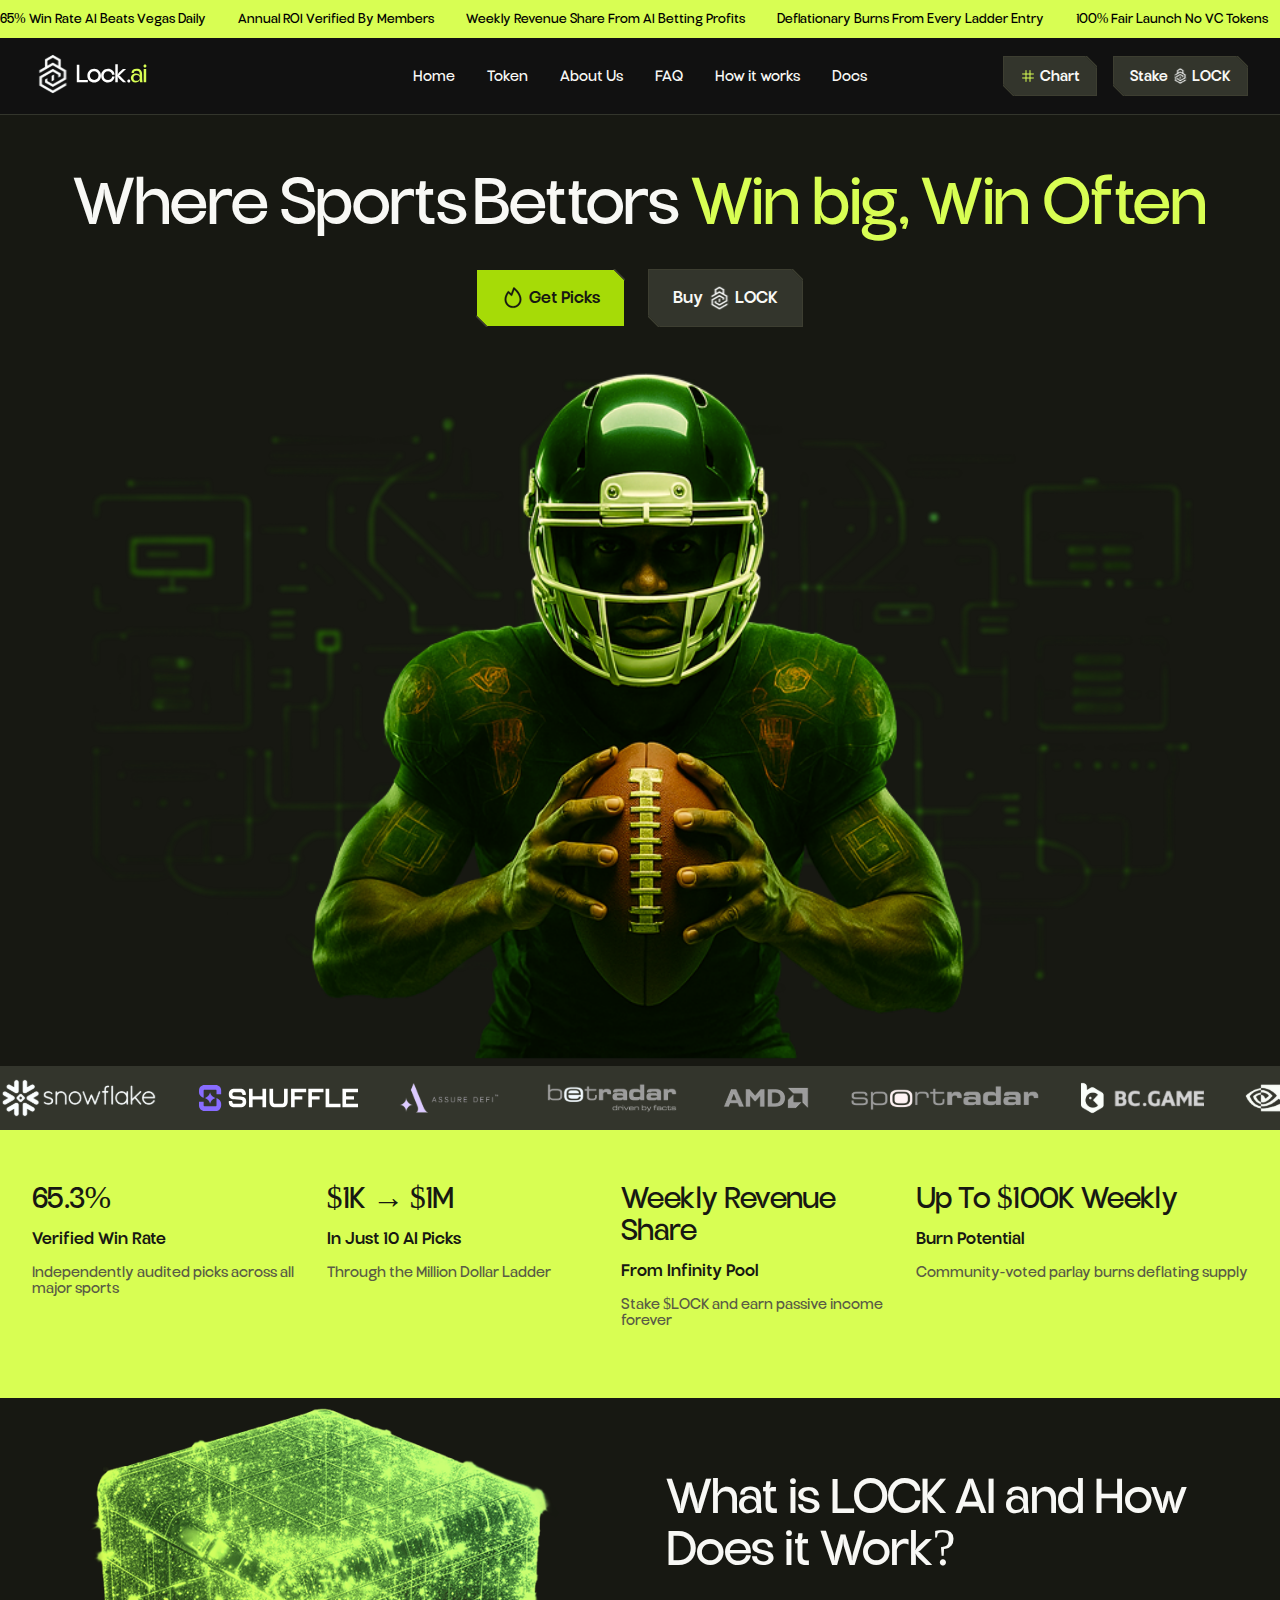
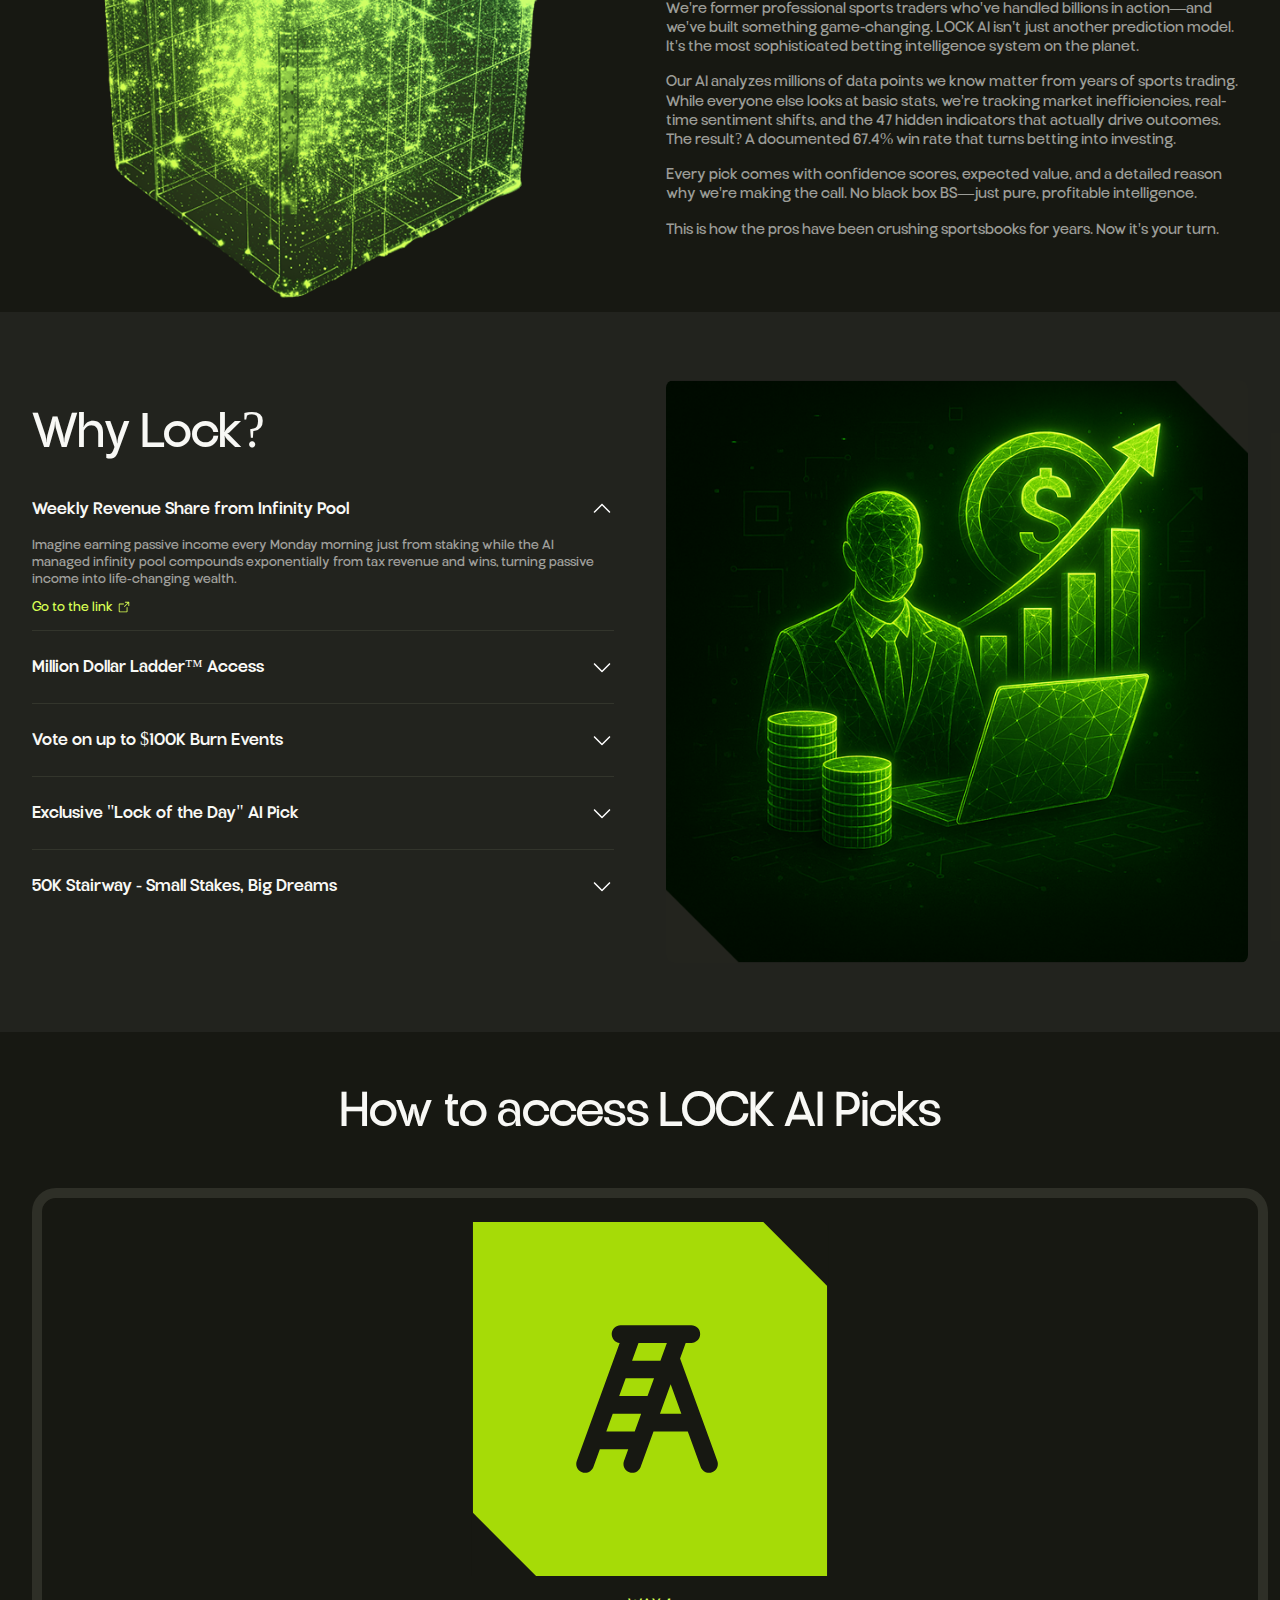
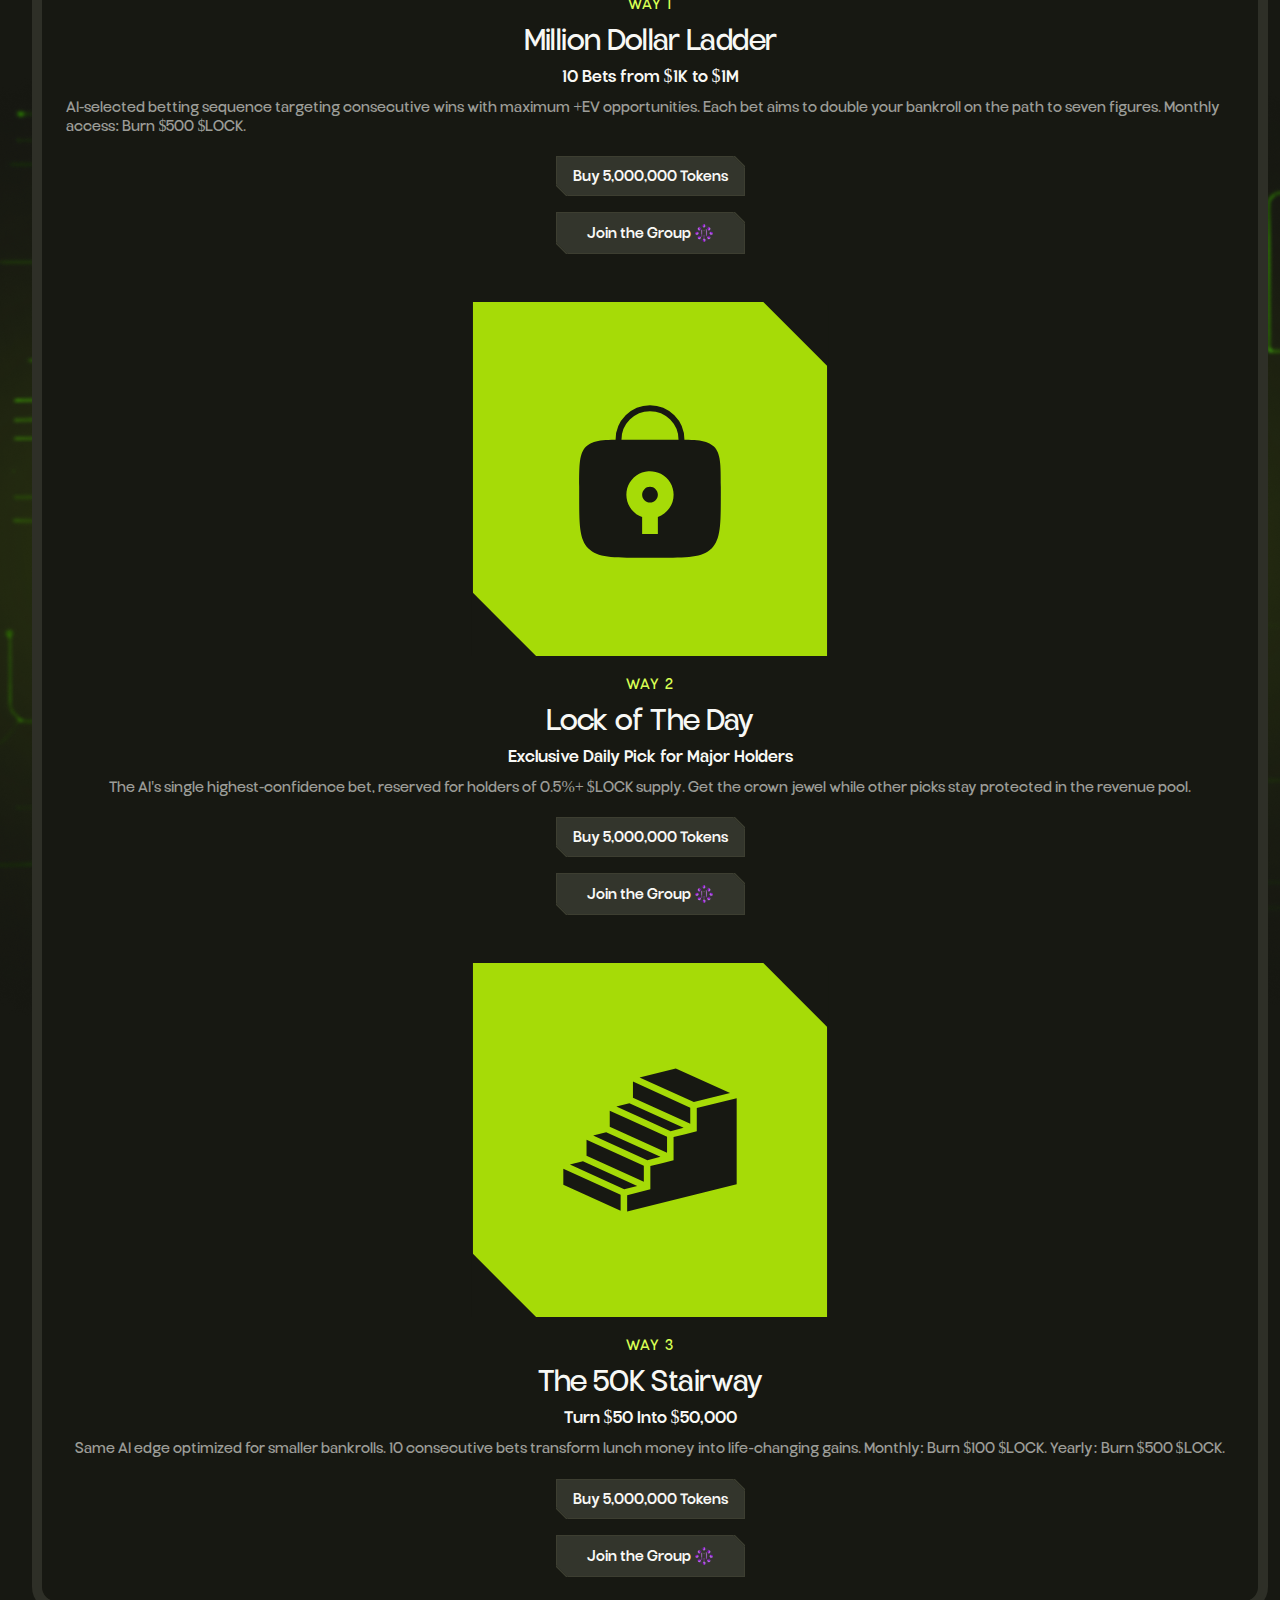
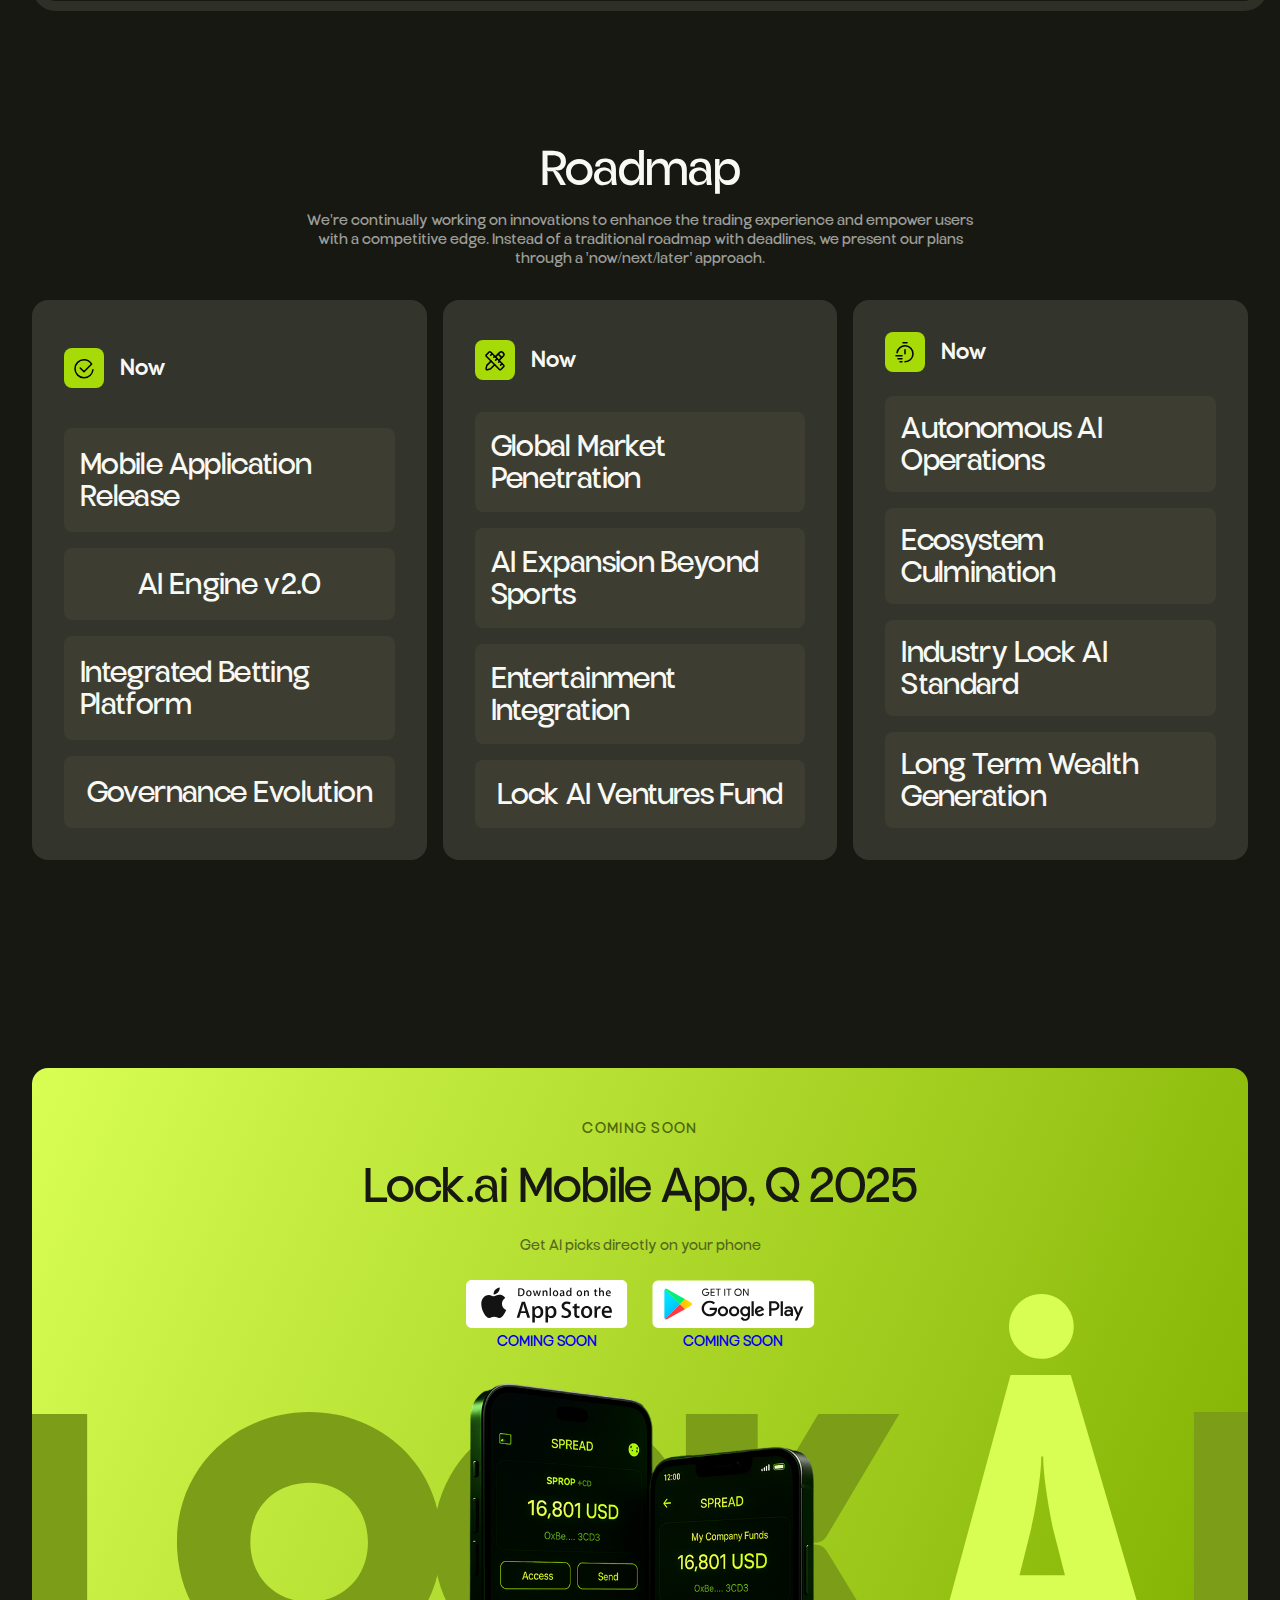
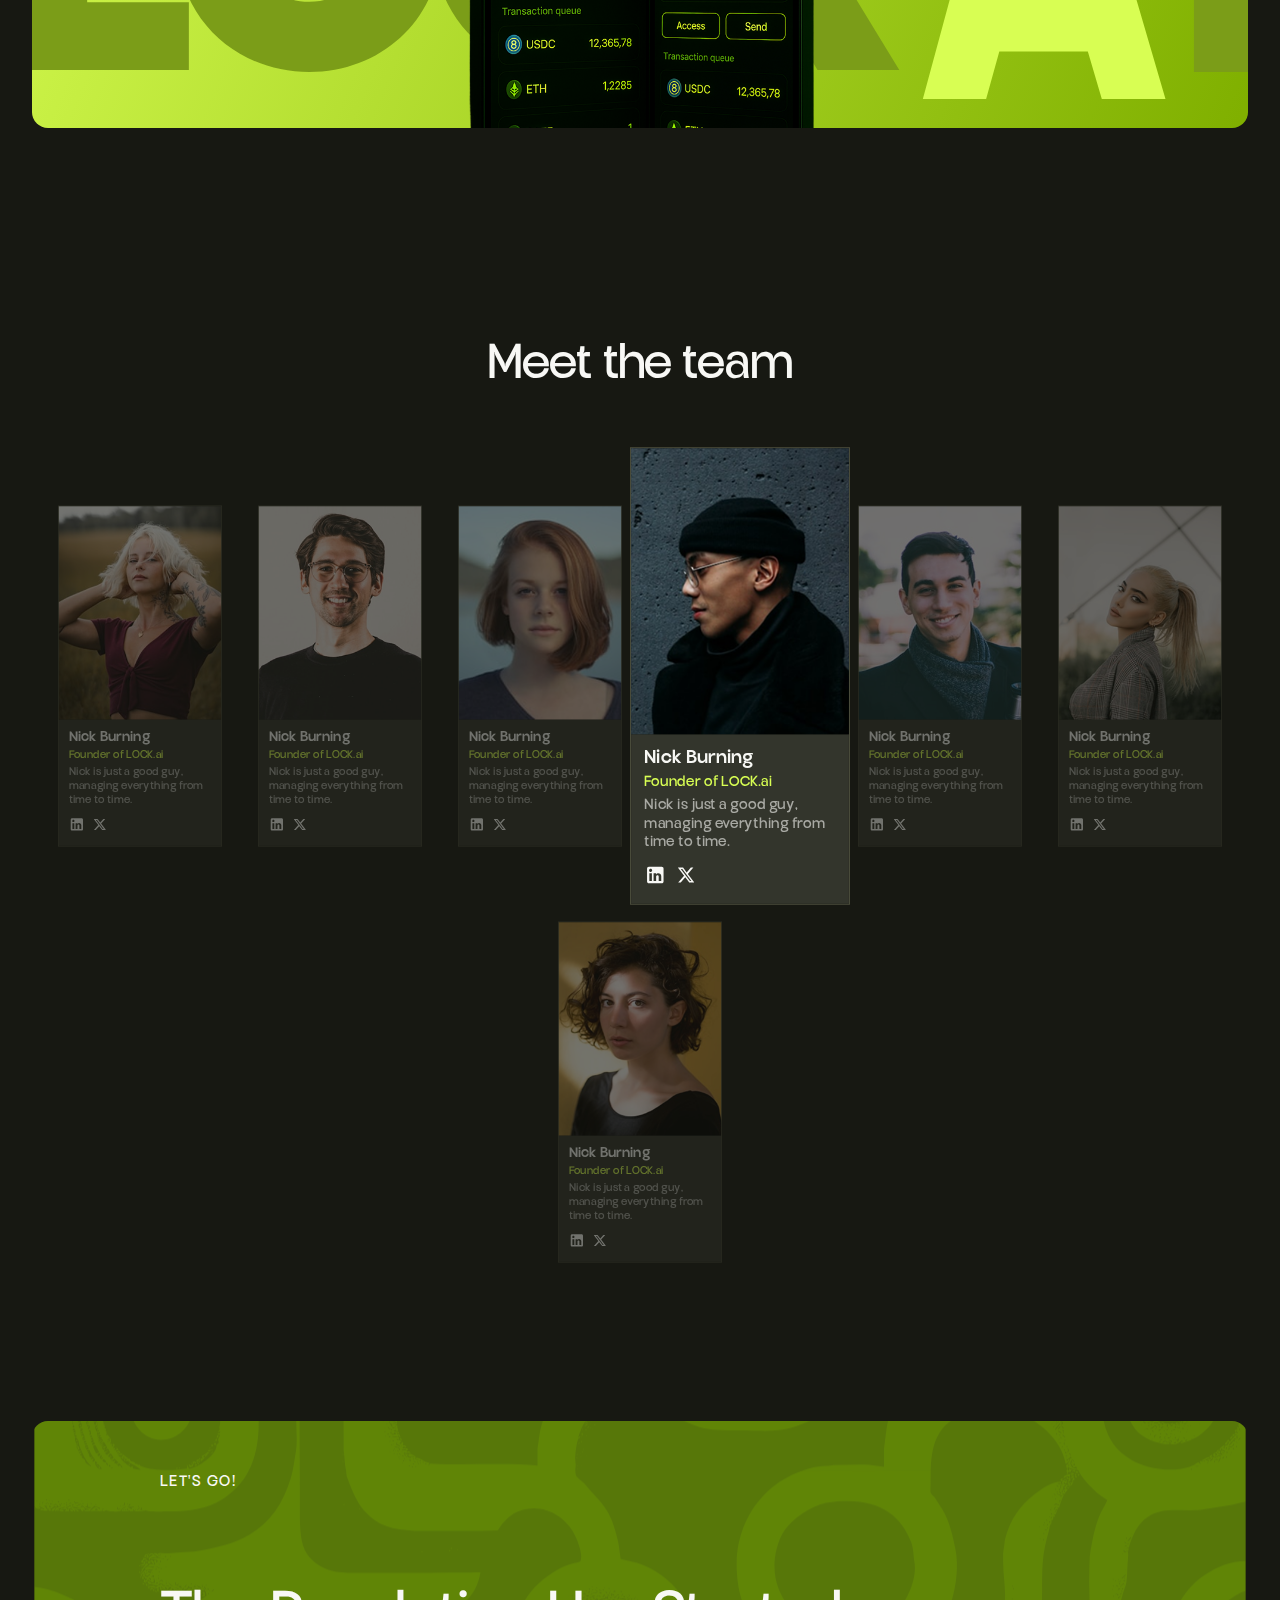
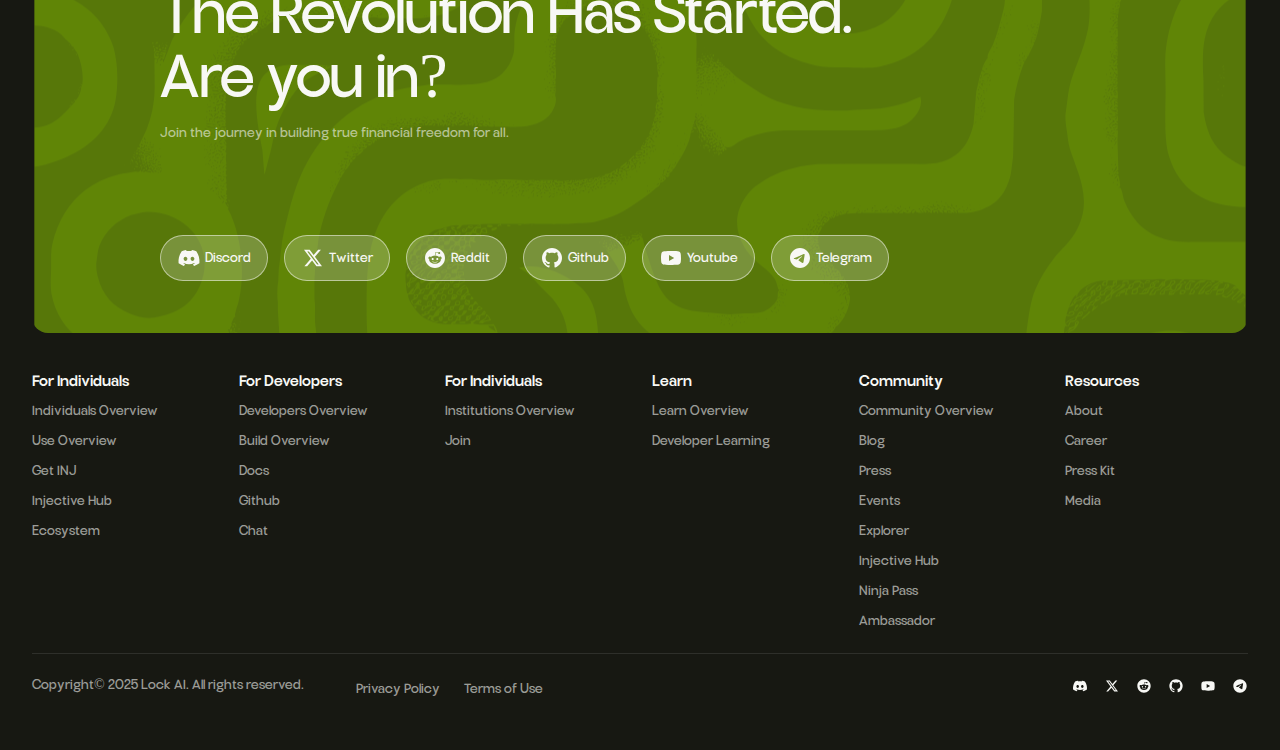
<file: index.html>
<!DOCTYPE html>
<html lang="en">
  <head>
    <meta charset="UTF-8" />
    <meta charset="UTF-8" />
    <meta
      name="description"
      content="Discover Lock AI's revolutionary AI-powered sports betting ecosystem. Our advanced neural networks analyze 15+ sports leagues, delivering real-time predictions with proven 68%+ accuracy. Features include mobile apps, integrated betting platform, automated treasury management, and sustainable passive income generation. Transform your betting strategy with mathematical precision and join 1M+ users building generational wealth through AI-driven profit optimization."
    />
    <meta name="keywords" content="lock, AI, Sports, Predictions" />
    <meta name="author" content="Giorgi Matsukatovi" />
    <meta name="viewport" content="width=device-width, initial-scale=1.0" />
    <link rel="icon" type="image/x-icon" href="./assets/img/Token.svg" />
    <link rel="stylesheet" href="./assets/css/styles.css" />
    <link rel="stylesheet" href="./assets/css/header.css" />
    <link rel="stylesheet" href="./assets/css/hero.css" />
    <link rel="stylesheet" href="./assets/css/how-it-works.css" />
    <link rel="stylesheet" href="./assets/css/perks.css" />
    <link rel="stylesheet" href="./assets/css/how-to-access.css" />
    <link rel="stylesheet" href="./assets/css/phone.css" />
    <link rel="stylesheet" href="./assets/css/team.css" />
    <link rel="stylesheet" href="./assets/css/remainder.css" />
    <link rel="stylesheet" href="./assets/css/footer.css" />
    <link rel="stylesheet" href="./assets/css/roadmap.css" />
    <title>
      Lock AI - AI-Powered Sports Betting Predictions & DeFi Profit Generation
      Platform
    </title>
  </head>

  <body>
    <div class="section-announcement">
      <div class="section-announcement-inside">
        <p class="--regular-text">65% Win Rate AI Beats Vegas Daily</p>
        <p class="--regular-text">Annual ROI Verified By Members</p>
        <p class="--regular-text">
          Weekly Revenue Share From AI Betting Profits
        </p>
        <p class="--regular-text">Deflationary Burns From Every Ladder Entry</p>
        <p class="--regular-text">100% Fair Launch No VC Tokens</p>
        <p class="--regular-text">Turn $1K Into $1M With 10 AI Picks</p>
        <p class="--regular-text">Stake And Earn Passive Income Forever</p>
        <p class="--regular-text">Daily Community Burns Up To $100K</p>
        <p class="--regular-text">Real Utility Not Just Speculation</p>
      </div>
      <div class="section-announcement-inside sai1">
        <p class="--regular-text">10M Betting Patterns Analyzed Daily</p>
        <p class="--regular-text">Former Pro Traders Built This AI</p>
        <p class="--regular-text">Verified Wins Posted By Members Daily</p>
        <p class="--regular-text">First Tokenized AI Sports Betting System</p>
        <p class="--regular-text">Supply Decreases While Demand Grows</p>
        <p class="--regular-text">65% Win Rate AI Beats Vegas Daily</p>
        <p class="--regular-text">Annual ROI Verified By Members</p>
        <p class="--regular-text">
          Weekly Revenue Share From AI Betting Profits
        </p>
        <p class="--regular-text">Deflationary Burns From Every Ladder Entry</p>
      </div>
      <div class="section-announcement-inside sai2">
        <p class="--regular-text">100% Fair Launch No VC Tokens</p>
        <p class="--regular-text">Turn $1K Into $1M With 10 AI Picks</p>
        <p class="--regular-text">Stake And Earn Passive Income Forever</p>
        <p class="--regular-text">Daily Community Burns Up To $100K</p>
        <p class="--regular-text">Real Utility Not Just Speculation</p>
        <p class="--regular-text">10M Betting Patterns Analyzed Daily</p>
        <p class="--regular-text">Former Pro Traders Built This AI</p>
        <p class="--regular-text">Verified Wins Posted By Members Daily</p>
        <p class="--regular-text">Annual ROI Verified By Members</p>
      </div>
      <div class="section-announcement-inside sai3">
        <p class="--regular-text">65% Win Rate AI Beats Vegas Daily</p>
        <p class="--regular-text">Annual ROI Verified By Members</p>
        <p class="--regular-text">
          Weekly Revenue Share From AI Betting Profits
        </p>
        <p class="--regular-text">Deflationary Burns From Every Ladder Entry</p>
        <p class="--regular-text">100% Fair Launch No VC Tokens</p>
        <p class="--regular-text">Turn $1K Into $1M With 10 AI Picks</p>
        <p class="--regular-text">Stake And Earn Passive Income Forever</p>
        <p class="--regular-text">Daily Community Burns Up To $100K</p>
        <p class="--regular-text">Real Utility Not Just Speculation</p>
      </div>
    </div>

    <header class="header">
      <div class="container header-inside">
        <div class="logo-container">
          <a href="./index.html">
            <img src="./assets/img/Logo.svg" alt="LOCK.AI" />
          </a>
        </div>

        <nav class="horizontal-nav">
          <li><a href="./index.html" class="--link">Home</a></li>
          <li><a href="./token.html" class="--link">Token</a></li>
          <li><a href="./about-us.html" class="--link">About Us</a></li>
          <li><a href="./faq.html" class="--link">FAQ</a></li>
          <li><a href="./how-it-works.html" class="--link">How it works</a></li>
          <li><a href="https://docs.lockai.io/" class="--link">Docs</a></li>
        </nav>

        <nav class="header-buttons-nav">
          <a href="#" class="btn btn-secondary">
            <button>
              <svg
                width="16"
                height="16"
                viewBox="0 0 24 24"
                fill="none"
                xmlns="http://www.w3.org/2000/svg"
                class="btn-icon btn-icon-green"
              >
                <path
                  d="M20.25 14.25H15.75V9.75H20.25C20.4489 9.75 20.6397 9.67098 20.7803 9.53033C20.921 9.38968 21 9.19891 21 9C21 8.80109 20.921 8.61032 20.7803 8.46967C20.6397 8.32902 20.4489 8.25 20.25 8.25H15.75V3.75C15.75 3.55109 15.671 3.36032 15.5303 3.21967C15.3897 3.07902 15.1989 3 15 3C14.8011 3 14.6103 3.07902 14.4697 3.21967C14.329 3.36032 14.25 3.55109 14.25 3.75V8.25H9.75V3.75C9.75 3.55109 9.67098 3.36032 9.53033 3.21967C9.38968 3.07902 9.19891 3 9 3C8.80109 3 8.61032 3.07902 8.46967 3.21967C8.32902 3.36032 8.25 3.55109 8.25 3.75V8.25H3.75C3.55109 8.25 3.36032 8.32902 3.21967 8.46967C3.07902 8.61032 3 8.80109 3 9C3 9.19891 3.07902 9.38968 3.21967 9.53033C3.36032 9.67098 3.55109 9.75 3.75 9.75H8.25V14.25H3.75C3.55109 14.25 3.36032 14.329 3.21967 14.4697C3.07902 14.6103 3 14.8011 3 15C3 15.1989 3.07902 15.3897 3.21967 15.5303C3.36032 15.671 3.55109 15.75 3.75 15.75H8.25V20.25C8.25 20.4489 8.32902 20.6397 8.46967 20.7803C8.61032 20.921 8.80109 21 9 21C9.19891 21 9.38968 20.921 9.53033 20.7803C9.67098 20.6397 9.75 20.4489 9.75 20.25V15.75H14.25V20.25C14.25 20.4489 14.329 20.6397 14.4697 20.7803C14.6103 20.921 14.8011 21 15 21C15.1989 21 15.3897 20.921 15.5303 20.7803C15.671 20.6397 15.75 20.4489 15.75 20.25V15.75H20.25C20.4489 15.75 20.6397 15.671 20.7803 15.5303C20.921 15.3897 21 15.1989 21 15C21 14.8011 20.921 14.6103 20.7803 14.4697C20.6397 14.329 20.4489 14.25 20.25 14.25ZM9.75 14.25V9.75H14.25V14.25H9.75Z"
                  fill="#F8F8F5"
                />
              </svg>
              <p class="--button-text">Chart</p>

              <svg
                width="12"
                height="12"
                viewBox="0 0 12 12"
                fill="none"
                xmlns="http://www.w3.org/2000/svg"
                class="btn-top-right-corner"
              >
                <path d="M0 0L12 12V10V0H2H0Z" fill="#111111" />
                <path d="M0 0L12 12V10L2 0H0Z" fill="#3D3E31" />
              </svg>

              <svg
                width="12"
                height="12"
                viewBox="0 0 12 12"
                fill="none"
                xmlns="http://www.w3.org/2000/svg"
                class="btn-bottom-left-corner"
              >
                <path
                  d="M12 12L1.04907e-06 -1.04907e-06L8.74228e-07 2L0 12L10 12L12 12Z"
                  fill="#111111"
                />
                <path
                  d="M12 12L1.04907e-06 -1.04907e-06L8.74228e-07 2L10 12L12 12Z"
                  fill="#3D3E31"
                />
              </svg>
            </button>
          </a>

          <a href="#" class="btn btn-secondary">
            <button>
              <p class="--button-text">Stake</p>
              <img src="./assets/img/Token.svg" alt="LOCK Token" width="16px" />
              <p class="--button-text">LOCK</p>

              <svg
                width="12"
                height="12"
                viewBox="0 0 12 12"
                fill="none"
                xmlns="http://www.w3.org/2000/svg"
                class="btn-top-right-corner"
              >
                <path d="M0 0L12 12V10V0H2H0Z" fill="#111111" />
                <path d="M0 0L12 12V10L2 0H0Z" fill="#3D3E31" />
              </svg>

              <svg
                width="12"
                height="12"
                viewBox="0 0 12 12"
                fill="none"
                xmlns="http://www.w3.org/2000/svg"
                class="btn-bottom-left-corner"
              >
                <path
                  d="M12 12L1.04907e-06 -1.04907e-06L8.74228e-07 2L0 12L10 12L12 12Z"
                  fill="#111111"
                />
                <path
                  d="M12 12L1.04907e-06 -1.04907e-06L8.74228e-07 2L10 12L12 12Z"
                  fill="#3D3E31"
                />
              </svg>
            </button>
          </a>
        </nav>
      </div>
    </header>

    <div class="section-hero">
      <div class="container section-hero-inside">
        <div class="h1-wrapper">
          <h1 class="--h1 text-center">
            Where Sports Bettors
            <span id="title-anim-word" class="title-anim-word --green"
              >Win big, Win Often</span
            >
          </h1>
        </div>
        <div class="hero-buttons-container">
          <a href="#get-picks" class="btn btn-primary">
            <button>
              <svg
                width="24"
                height="24"
                viewBox="0 0 24 24"
                fill="none"
                xmlns="http://www.w3.org/2000/svg"
              >
                <path
                  d="M12.8408 1.40933C12.9413 1.3948 13.0438 1.3983 13.1436 1.42007L13.2422 1.44742C13.338 1.48082 13.4274 1.5316 13.5059 1.59683L13.9209 1.94937C14.9559 2.84993 16.4237 4.2772 17.6953 6.0773C19.1479 8.1337 20.3496 10.6851 20.3496 13.5002C20.3496 15.7147 19.4702 17.8386 17.9043 19.4044C16.3384 20.9703 14.2145 21.8498 12 21.8498C9.92375 21.8498 7.92727 21.0767 6.39551 19.6896L6.0957 19.4044C4.52981 17.8386 3.65043 15.7147 3.65039 13.5002C3.65039 10.8552 4.69226 8.15765 6.73242 5.48453L6.79102 5.41617C6.85255 5.35115 6.9239 5.29594 7.00293 5.25308L7.08398 5.21402C7.16686 5.17985 7.25496 5.15921 7.34473 5.1525L7.43457 5.15054C7.52427 5.15333 7.61352 5.17061 7.69824 5.20132L7.78027 5.23648C7.8609 5.27577 7.93534 5.32711 8 5.3898L10.1533 7.47769L12.1641 1.95914L12.2041 1.86539C12.2501 1.7748 12.3125 1.69324 12.3877 1.62418L12.4668 1.55972C12.5494 1.50043 12.6425 1.45649 12.7412 1.42984L12.8408 1.40933ZM11.2988 9.29117C11.2624 9.39119 11.2077 9.4833 11.1377 9.56265L11.0625 9.63687C10.9828 9.70726 10.8913 9.76272 10.792 9.79898L10.6904 9.82828C10.5867 9.85204 10.4796 9.85656 10.375 9.84097L10.2715 9.81851C10.169 9.78984 10.0728 9.7426 9.98828 9.67886L9.9082 9.60953L7.52148 7.29507C6.0773 9.41041 5.34961 11.4938 5.34961 13.5002L5.3584 13.8293C5.44155 15.4724 6.13094 17.0315 7.2998 18.2003L7.53906 18.4269C8.75847 19.5313 10.3471 20.1477 12 20.1496L12.3291 20.1418C13.9723 20.0586 15.5313 19.3692 16.7002 18.2003L16.9277 17.9611C18.0319 16.7418 18.6485 15.1529 18.6504 13.5002L18.6406 13.1017C18.5456 11.1173 17.7526 9.2641 16.7256 7.66714C15.6684 6.02329 14.3659 4.65749 13.335 3.70718L11.2988 9.29117Z"
                  fill="#171812"
                  stroke="#171812"
                  stroke-width="0.2"
                />
              </svg>
              <p class="--text-black --h4">Get Picks</p>
              <svg
                width="12"
                height="12"
                viewBox="0 0 12 12"
                fill="none"
                xmlns="http://www.w3.org/2000/svg"
                class="btn-top-right-corner"
              >
                <path d="M0 0L12 12V10V0H2H0Z" fill="#171812" />
                <path d="M0 0L12 12V10L2 0H0Z" fill="#3D3E31" />
              </svg>

              <svg
                width="12"
                height="12"
                viewBox="0 0 12 12"
                fill="none"
                xmlns="http://www.w3.org/2000/svg"
                class="btn-bottom-left-corner"
              >
                <path
                  d="M12 12L1.04907e-06 -1.04907e-06L8.74228e-07 2L0 12L10 12L12 12Z"
                  fill="#171812"
                />
                <path
                  d="M12 12L1.04907e-06 -1.04907e-06L8.74228e-07 2L10 12L12 12Z"
                  fill="#3D3E31"
                />
              </svg>
            </button>
          </a>
          <a href="#" class="btn btn-secondary btn-secondary-big">
            <button>
              <p class="--h4">Buy</p>
              <img src="./assets/img/Token.svg" alt="LOCK Token" />
              <p class="--h4">LOCK</p>
              <svg
                width="12"
                height="12"
                viewBox="0 0 12 12"
                fill="none"
                xmlns="http://www.w3.org/2000/svg"
                class="btn-top-right-corner"
              >
                <path d="M0 0L12 12V10V0H2H0Z" fill="#171812" />
                <path d="M0 0L12 12V10L2 0H0Z" fill="#3D3E31" />
              </svg>

              <svg
                width="12"
                height="12"
                viewBox="0 0 12 12"
                fill="none"
                xmlns="http://www.w3.org/2000/svg"
                class="btn-bottom-left-corner"
              >
                <path
                  d="M12 12L1.04907e-06 -1.04907e-06L8.74228e-07 2L0 12L10 12L12 12Z"
                  fill="#171812"
                />
                <path
                  d="M12 12L1.04907e-06 -1.04907e-06L8.74228e-07 2L10 12L12 12Z"
                  fill="#3D3E31"
                />
              </svg>
            </button>
          </a>
        </div>
        <div class="hero-banner-container">
          <img src="./assets/img/hero-banner.png" alt="Hero Banner" />
        </div>
      </div>
    </div>
    <div class="section-partner-logos">
      <div class="partner-logos-carousel">
        <img src="./assets/img/logo1.svg" alt="Partner Logo" />
        <img src="./assets/img/logo2.svg" alt="Partner Logo" />
        <img src="./assets/img/logo3.svg" alt="Partner Logo" />
        <img src="./assets/img/logo4.svg" alt="Partner Logo" />
        <img src="./assets/img/logo5.svg" alt="Partner Logo" />
        <img src="./assets/img/logo6.svg" alt="Partner Logo" />
        <img src="./assets/img/logo7.svg" alt="Partner Logo" />
        <img src="./assets/img/logo8.svg" alt="Partner Logo" />
        <img src="./assets/img/logo9.svg" alt="Partner Logo" />
        <img src="./assets/img/logo10.svg" alt="Partner Logo" />
        <img src="./assets/img/logo11.svg" alt="Partner Logo" />
        <img src="./assets/img/logo12.svg" alt="Partner Logo" />
        <!-- <img src="./assets/img/logo13.svg" alt="Partner Logo" /> -->
      </div>
      <div class="partner-logos-carousel">
        <img src="./assets/img/logo1.svg" alt="Partner Logo" />
        <img src="./assets/img/logo2.svg" alt="Partner Logo" />
        <img src="./assets/img/logo3.svg" alt="Partner Logo" />
        <img src="./assets/img/logo4.svg" alt="Partner Logo" />
        <img src="./assets/img/logo5.svg" alt="Partner Logo" />
        <img src="./assets/img/logo6.svg" alt="Partner Logo" />
        <img src="./assets/img/logo7.svg" alt="Partner Logo" />
        <img src="./assets/img/logo8.svg" alt="Partner Logo" />
        <img src="./assets/img/logo9.svg" alt="Partner Logo" />
        <img src="./assets/img/logo10.svg" alt="Partner Logo" />
        <img src="./assets/img/logo11.svg" alt="Partner Logo" />
        <img src="./assets/img/logo12.svg" alt="Partner Logo" />
        <!-- <img src="./assets/img/logo13.svg" alt="Partner Logo" /> -->
      </div>
      <div class="partner-logos-carousel">
        <img src="./assets/img/logo1.svg" alt="Partner Logo" />
        <img src="./assets/img/logo2.svg" alt="Partner Logo" />
        <img src="./assets/img/logo3.svg" alt="Partner Logo" />
        <img src="./assets/img/logo4.svg" alt="Partner Logo" />
        <img src="./assets/img/logo5.svg" alt="Partner Logo" />
        <img src="./assets/img/logo6.svg" alt="Partner Logo" />
        <img src="./assets/img/logo7.svg" alt="Partner Logo" />
        <img src="./assets/img/logo8.svg" alt="Partner Logo" />
        <img src="./assets/img/logo9.svg" alt="Partner Logo" />
        <img src="./assets/img/logo10.svg" alt="Partner Logo" />
        <img src="./assets/img/logo11.svg" alt="Partner Logo" />
        <img src="./assets/img/logo12.svg" alt="Partner Logo" />
        <!-- <img src="./assets/img/logo13.svg" alt="Partner Logo" /> -->
      </div>
      <div class="partner-logos-carousel">
        <img src="./assets/img/logo1.svg" alt="Partner Logo" />
        <img src="./assets/img/logo2.svg" alt="Partner Logo" />
        <img src="./assets/img/logo3.svg" alt="Partner Logo" />
        <img src="./assets/img/logo4.svg" alt="Partner Logo" />
        <img src="./assets/img/logo5.svg" alt="Partner Logo" />
        <img src="./assets/img/logo6.svg" alt="Partner Logo" />
        <img src="./assets/img/logo7.svg" alt="Partner Logo" />
        <img src="./assets/img/logo8.svg" alt="Partner Logo" />
        <img src="./assets/img/logo9.svg" alt="Partner Logo" />
        <img src="./assets/img/logo10.svg" alt="Partner Logo" />
        <img src="./assets/img/logo11.svg" alt="Partner Logo" />
        <img src="./assets/img/logo12.svg" alt="Partner Logo" />
        <!-- <img src="./assets/img/logo13.svg" alt="Partner Logo" /> -->
      </div>
    </div>

    <div class="section-stats">
      <div class="container-big section-stats-inside">
        <div class="stats-item">
          <h2 class="--h3-2 --text-black">65.3%</h2>
          <h3 class="--h4 --text-black">Verified Win Rate</h3>
          <p class="--link">
            Independently audited picks across all major sports
          </p>
        </div>
        <div class="stats-item">
          <h2 class="--h3-2 --text-black">$1K → $1M</h2>
          <h3 class="--h4 --text-black">In Just 10 AI Picks</h3>
          <p class="--link">Through the Million Dollar Ladder</p>
        </div>
        <div class="stats-item">
          <h2 class="--h3-2 --text-black">Weekly Revenue Share</h2>
          <h3 class="--h4 --text-black">From Infinity Pool</h3>
          <p class="--link">Stake $LOCK and earn passive income forever</p>
        </div>

        <div class="stats-item">
          <h2 class="--h3-2 --text-black">Up To $100K Weekly</h2>
          <h3 class="--h4 --text-black">Burn Potential</h3>
          <p class="--link">Community-voted parlay burns deflating supply</p>
        </div>
      </div>
    </div>

    <div class="section-how-it-works">
      <div class="section-how-it-works-inside container-big">
        <div class="image-container">
          <img src="./assets/img/how-it-works.png" alt="How it works?" />
        </div>
        <div class="content-container">
          <h2 class="--h2-2">What is LOCK AI and How Does it Work?</h2>
          <div class="texts-container">
            <p class="--big-text --text-color">
              We're former professional sports traders who've handled billions
              in action—and we've built something game-changing. LOCK AI isn't
              just another prediction model. It's the most sophisticated betting
              intelligence system on the planet.
            </p>
            <p class="--big-text --text-color">
              Our AI analyzes millions of data points we know matter from years
              of sports trading. While everyone else looks at basic stats, we're
              tracking market inefficiencies, real-time sentiment shifts, and
              the 47 hidden indicators that actually drive outcomes. The result?
              A documented 67.4% win rate that turns betting into investing.
            </p>
            <p class="--big-text --text-color">
              Every pick comes with confidence scores, expected value, and a
              detailed reason why we're making the call. No black box BS—just
              pure, profitable intelligence.
            </p>
            <p class="--big-text --text-color">
              This is how the pros have been crushing sportsbooks for years. Now
              it's your turn.
            </p>
          </div>
        </div>
      </div>
    </div>

    <div class="section-perks">
      <div class="section-perks-inside container-big">
        <div id="accordion-widget">
          <!-- MARKUP -->
          <div class="perks-leftside">
            <h2 class="--h2-2">Why Lock?</h2>
            <div class="panel left">
              <div class="section" data-image="./assets/img/perks-1.png">
                <div class="header-perks">
                  <h4 class="--h4">Weekly Revenue Share from Infinity Pool</h4>
                  <svg
                    width="24"
                    height="24"
                    viewBox="0 0 24 24"
                    fill="none"
                    xmlns="http://www.w3.org/2000/svg"
                    class="chevron"
                  >
                    <path
                      d="M20.0306 9.53063L12.5306 17.0306C12.461 17.1004 12.3783 17.1557 12.2872 17.1934C12.1962 17.2312 12.0986 17.2506 12 17.2506C11.9014 17.2506 11.8038 17.2312 11.7128 17.1934C11.6217 17.1557 11.539 17.1004 11.4694 17.0306L3.96938 9.53063C3.82865 9.3899 3.74958 9.19903 3.74958 9.00001C3.74958 8.80098 3.82865 8.61011 3.96938 8.46938C4.11011 8.32865 4.30098 8.24959 4.5 8.24959C4.69902 8.24959 4.8899 8.32865 5.03063 8.46938L12 15.4397L18.9694 8.46938C19.0391 8.3997 19.1218 8.34442 19.2128 8.30671C19.3039 8.269 19.4015 8.24959 19.5 8.24959C19.5985 8.24959 19.6961 8.269 19.7872 8.30671C19.8782 8.34442 19.9609 8.3997 20.0306 8.46938C20.1003 8.53906 20.1556 8.62179 20.1933 8.71283C20.231 8.80388 20.2504 8.90146 20.2504 9.00001C20.2504 9.09855 20.231 9.19613 20.1933 9.28718C20.1556 9.37822 20.1003 9.46095 20.0306 9.53063Z"
                      fill="#F8F8F5"
                    />
                  </svg>
                  <div class="progress-bar"></div>
                </div>
                <div class="content">
                  <p class="--text --text-color">
                    Imagine earning passive income every Monday morning just
                    from staking while the AI managed infinity pool compounds
                    exponentially from tax revenue and wins, turning passive
                    income into life-changing wealth.
                  </p>
                  <a
                    href="https://lock-ai.gitbook.io/lock-ai-white-paper/features-and-income-sources/weekly-infinity-pool-revenue-share"
                    class="btn btn-link"
                    target="_blank"
                  >
                    <button>
                      <p class="--small-link --green">Go to the link</p>
                      <svg
                        width="14"
                        height="14"
                        viewBox="0 0 24 24"
                        fill="none"
                        xmlns="http://www.w3.org/2000/svg"
                      >
                        <path
                          d="M21 9.75C21 9.94891 20.921 10.1397 20.7803 10.2803C20.6397 10.421 20.4489 10.5 20.25 10.5C20.0511 10.5 19.8603 10.421 19.7197 10.2803C19.579 10.1397 19.5 9.94891 19.5 9.75V5.56125L13.2816 11.7806C13.1408 11.9214 12.95 12.0004 12.7509 12.0004C12.5519 12.0004 12.361 11.9214 12.2203 11.7806C12.0796 11.6399 12.0005 11.449 12.0005 11.25C12.0005 11.051 12.0796 10.8601 12.2203 10.7194L18.4387 4.5H14.25C14.0511 4.5 13.8603 4.42098 13.7197 4.28033C13.579 4.13968 13.5 3.94891 13.5 3.75C13.5 3.55109 13.579 3.36032 13.7197 3.21967C13.8603 3.07902 14.0511 3 14.25 3H20.25C20.4489 3 20.6397 3.07902 20.7803 3.21967C20.921 3.36032 21 3.55109 21 3.75V9.75ZM17.25 12C17.0511 12 16.8603 12.079 16.7197 12.2197C16.579 12.3603 16.5 12.5511 16.5 12.75V19.5H4.5V7.5H11.25C11.4489 7.5 11.6397 7.42098 11.7803 7.28033C11.921 7.13968 12 6.94891 12 6.75C12 6.55109 11.921 6.36032 11.7803 6.21967C11.6397 6.07902 11.4489 6 11.25 6H4.5C4.10218 6 3.72064 6.15804 3.43934 6.43934C3.15804 6.72064 3 7.10218 3 7.5V19.5C3 19.8978 3.15804 20.2794 3.43934 20.5607C3.72064 20.842 4.10218 21 4.5 21H16.5C16.8978 21 17.2794 20.842 17.5607 20.5607C17.842 20.2794 18 19.8978 18 19.5V12.75C18 12.5511 17.921 12.3603 17.7803 12.2197C17.6397 12.079 17.4489 12 17.25 12Z"
                          fill="#D8FE53"
                        />
                      </svg>
                    </button>
                  </a>
                </div>
              </div>
              <div class="section" data-image="./assets/img/perks-2.png">
                <div class="header-perks">
                  <h4 class="--h4">Million Dollar Ladder™ Access</h4>
                  <svg
                    width="24"
                    height="24"
                    viewBox="0 0 24 24"
                    fill="none"
                    xmlns="http://www.w3.org/2000/svg"
                    class="chevron"
                  >
                    <path
                      d="M20.0306 9.53063L12.5306 17.0306C12.461 17.1004 12.3783 17.1557 12.2872 17.1934C12.1962 17.2312 12.0986 17.2506 12 17.2506C11.9014 17.2506 11.8038 17.2312 11.7128 17.1934C11.6217 17.1557 11.539 17.1004 11.4694 17.0306L3.96938 9.53063C3.82865 9.3899 3.74958 9.19903 3.74958 9.00001C3.74958 8.80098 3.82865 8.61011 3.96938 8.46938C4.11011 8.32865 4.30098 8.24959 4.5 8.24959C4.69902 8.24959 4.8899 8.32865 5.03063 8.46938L12 15.4397L18.9694 8.46938C19.0391 8.3997 19.1218 8.34442 19.2128 8.30671C19.3039 8.269 19.4015 8.24959 19.5 8.24959C19.5985 8.24959 19.6961 8.269 19.7872 8.30671C19.8782 8.34442 19.9609 8.3997 20.0306 8.46938C20.1003 8.53906 20.1556 8.62179 20.1933 8.71283C20.231 8.80388 20.2504 8.90146 20.2504 9.00001C20.2504 9.09855 20.231 9.19613 20.1933 9.28718C20.1556 9.37822 20.1003 9.46095 20.0306 9.53063Z"
                      fill="#F8F8F5"
                    />
                  </svg>
                  <div class="progress-bar"></div>
                </div>
                <div class="content">
                  <p class="--text --text-color">
                    For just a $500 monthly burn, unlock unlimited attempts at
                    the legendary 10-bet sequence where members are literally
                    banking $128,000+ monthly at Bet 8, with one completed
                    ladder transforming you from wage slave to millionaire using
                    our AI edge.
                  </p>
                  <a
                    href="https://lock-ai.gitbook.io/lock-ai-white-paper/million-dollar-ladder"
                    class="btn btn-link"
                    target="_blank"
                  >
                    <button>
                      <p class="--small-link --green">Begin Your Million</p>
                      <svg
                        width="14"
                        height="14"
                        viewBox="0 0 24 24"
                        fill="none"
                        xmlns="http://www.w3.org/2000/svg"
                      >
                        <path
                          d="M21 9.75C21 9.94891 20.921 10.1397 20.7803 10.2803C20.6397 10.421 20.4489 10.5 20.25 10.5C20.0511 10.5 19.8603 10.421 19.7197 10.2803C19.579 10.1397 19.5 9.94891 19.5 9.75V5.56125L13.2816 11.7806C13.1408 11.9214 12.95 12.0004 12.7509 12.0004C12.5519 12.0004 12.361 11.9214 12.2203 11.7806C12.0796 11.6399 12.0005 11.449 12.0005 11.25C12.0005 11.051 12.0796 10.8601 12.2203 10.7194L18.4387 4.5H14.25C14.0511 4.5 13.8603 4.42098 13.7197 4.28033C13.579 4.13968 13.5 3.94891 13.5 3.75C13.5 3.55109 13.579 3.36032 13.7197 3.21967C13.8603 3.07902 14.0511 3 14.25 3H20.25C20.4489 3 20.6397 3.07902 20.7803 3.21967C20.921 3.36032 21 3.55109 21 3.75V9.75ZM17.25 12C17.0511 12 16.8603 12.079 16.7197 12.2197C16.579 12.3603 16.5 12.5511 16.5 12.75V19.5H4.5V7.5H11.25C11.4489 7.5 11.6397 7.42098 11.7803 7.28033C11.921 7.13968 12 6.94891 12 6.75C12 6.55109 11.921 6.36032 11.7803 6.21967C11.6397 6.07902 11.4489 6 11.25 6H4.5C4.10218 6 3.72064 6.15804 3.43934 6.43934C3.15804 6.72064 3 7.10218 3 7.5V19.5C3 19.8978 3.15804 20.2794 3.43934 20.5607C3.72064 20.842 4.10218 21 4.5 21H16.5C16.8978 21 17.2794 20.842 17.5607 20.5607C17.842 20.2794 18 19.8978 18 19.5V12.75C18 12.5511 17.921 12.3603 17.7803 12.2197C17.6397 12.079 17.4489 12 17.25 12Z"
                          fill="#D8FE53"
                        />
                      </svg>
                    </button>
                  </a>
                </div>
              </div>
              <div class="section" data-image="./assets/img/perks-3.png">
                <div class="header-perks">
                  <h4 class="--h4">Vote on up to $100K Burn Events</h4>
                  <svg
                    width="24"
                    height="24"
                    viewBox="0 0 24 24"
                    fill="none"
                    xmlns="http://www.w3.org/2000/svg"
                    class="chevron"
                  >
                    <path
                      d="M20.0306 9.53063L12.5306 17.0306C12.461 17.1004 12.3783 17.1557 12.2872 17.1934C12.1962 17.2312 12.0986 17.2506 12 17.2506C11.9014 17.2506 11.8038 17.2312 11.7128 17.1934C11.6217 17.1557 11.539 17.1004 11.4694 17.0306L3.96938 9.53063C3.82865 9.3899 3.74958 9.19903 3.74958 9.00001C3.74958 8.80098 3.82865 8.61011 3.96938 8.46938C4.11011 8.32865 4.30098 8.24959 4.5 8.24959C4.69902 8.24959 4.8899 8.32865 5.03063 8.46938L12 15.4397L18.9694 8.46938C19.0391 8.3997 19.1218 8.34442 19.2128 8.30671C19.3039 8.269 19.4015 8.24959 19.5 8.24959C19.5985 8.24959 19.6961 8.269 19.7872 8.30671C19.8782 8.34442 19.9609 8.3997 20.0306 8.46938C20.1003 8.53906 20.1556 8.62179 20.1933 8.71283C20.231 8.80388 20.2504 8.90146 20.2504 9.00001C20.2504 9.09855 20.231 9.19613 20.1933 9.28718C20.1556 9.37822 20.1003 9.46095 20.0306 9.53063Z"
                      fill="#F8F8F5"
                    />
                  </svg>
                  <div class="progress-bar"></div>
                </div>
                <div class="content">
                  <p class="--text --text-color">
                    Hold the power to trigger massive supply burns as the daily
                    bet pool doubles from $100 to $200 to $400 all the way to
                    $100,000, where YOUR vote decides whether to burn it all and
                    send the chart parabolic or ride for an even bigger nuke.
                  </p>
                  <a
                    href="https://lock-ai.gitbook.io/lock-ai-white-paper/features-and-income-sources/daily-bet-burn"
                    class="btn btn-link"
                  >
                    <button>
                      <p class="--small-link --green">Join Daily Burns</p>
                      <svg
                        width="14"
                        height="14"
                        viewBox="0 0 24 24"
                        fill="none"
                        xmlns="http://www.w3.org/2000/svg"
                      >
                        <path
                          d="M21 9.75C21 9.94891 20.921 10.1397 20.7803 10.2803C20.6397 10.421 20.4489 10.5 20.25 10.5C20.0511 10.5 19.8603 10.421 19.7197 10.2803C19.579 10.1397 19.5 9.94891 19.5 9.75V5.56125L13.2816 11.7806C13.1408 11.9214 12.95 12.0004 12.7509 12.0004C12.5519 12.0004 12.361 11.9214 12.2203 11.7806C12.0796 11.6399 12.0005 11.449 12.0005 11.25C12.0005 11.051 12.0796 10.8601 12.2203 10.7194L18.4387 4.5H14.25C14.0511 4.5 13.8603 4.42098 13.7197 4.28033C13.579 4.13968 13.5 3.94891 13.5 3.75C13.5 3.55109 13.579 3.36032 13.7197 3.21967C13.8603 3.07902 14.0511 3 14.25 3H20.25C20.4489 3 20.6397 3.07902 20.7803 3.21967C20.921 3.36032 21 3.55109 21 3.75V9.75ZM17.25 12C17.0511 12 16.8603 12.079 16.7197 12.2197C16.579 12.3603 16.5 12.5511 16.5 12.75V19.5H4.5V7.5H11.25C11.4489 7.5 11.6397 7.42098 11.7803 7.28033C11.921 7.13968 12 6.94891 12 6.75C12 6.55109 11.921 6.36032 11.7803 6.21967C11.6397 6.07902 11.4489 6 11.25 6H4.5C4.10218 6 3.72064 6.15804 3.43934 6.43934C3.15804 6.72064 3 7.10218 3 7.5V19.5C3 19.8978 3.15804 20.2794 3.43934 20.5607C3.72064 20.842 4.10218 21 4.5 21H16.5C16.8978 21 17.2794 20.842 17.5607 20.5607C17.842 20.2794 18 19.8978 18 19.5V12.75C18 12.5511 17.921 12.3603 17.7803 12.2197C17.6397 12.079 17.4489 12 17.25 12Z"
                          fill="#D8FE53"
                        />
                      </svg>
                    </button>
                  </a>
                </div>
              </div>
              <div class="section" data-image="./assets/img/perks-4.png">
                <div class="header-perks">
                  <h4 class="--h4">Exclusive "Lock of the Day" AI Pick</h4>
                  <svg
                    width="24"
                    height="24"
                    viewBox="0 0 24 24"
                    fill="none"
                    xmlns="http://www.w3.org/2000/svg"
                    class="chevron"
                  >
                    <path
                      d="M20.0306 9.53063L12.5306 17.0306C12.461 17.1004 12.3783 17.1557 12.2872 17.1934C12.1962 17.2312 12.0986 17.2506 12 17.2506C11.9014 17.2506 11.8038 17.2312 11.7128 17.1934C11.6217 17.1557 11.539 17.1004 11.4694 17.0306L3.96938 9.53063C3.82865 9.3899 3.74958 9.19903 3.74958 9.00001C3.74958 8.80098 3.82865 8.61011 3.96938 8.46938C4.11011 8.32865 4.30098 8.24959 4.5 8.24959C4.69902 8.24959 4.8899 8.32865 5.03063 8.46938L12 15.4397L18.9694 8.46938C19.0391 8.3997 19.1218 8.34442 19.2128 8.30671C19.3039 8.269 19.4015 8.24959 19.5 8.24959C19.5985 8.24959 19.6961 8.269 19.7872 8.30671C19.8782 8.34442 19.9609 8.3997 20.0306 8.46938C20.1003 8.53906 20.1556 8.62179 20.1933 8.71283C20.231 8.80388 20.2504 8.90146 20.2504 9.00001C20.2504 9.09855 20.231 9.19613 20.1933 9.28718C20.1556 9.37822 20.1003 9.46095 20.0306 9.53063Z"
                      fill="#F8F8F5"
                    />
                  </svg>
                  <div class="progress-bar"></div>
                </div>
                <div class="content">
                  <p class="--text --text-color">
                    Major holders (0.5%+) get the single most profitable pick
                    our transformer neural networks identify each day from
                    analyzing 10M+ patterns, the same AI system maintaining 65%
                    win rate.
                  </p>
                  <a
                    href="https://lock-ai.gitbook.io/lock-ai-white-paper/lock-of-the-day"
                    class="btn btn-link"
                  >
                    <button>
                      <p class="--small-link --green">Unlock VIP Picks</p>
                      <svg
                        width="14"
                        height="14"
                        viewBox="0 0 24 24"
                        fill="none"
                        xmlns="http://www.w3.org/2000/svg"
                      >
                        <path
                          d="M21 9.75C21 9.94891 20.921 10.1397 20.7803 10.2803C20.6397 10.421 20.4489 10.5 20.25 10.5C20.0511 10.5 19.8603 10.421 19.7197 10.2803C19.579 10.1397 19.5 9.94891 19.5 9.75V5.56125L13.2816 11.7806C13.1408 11.9214 12.95 12.0004 12.7509 12.0004C12.5519 12.0004 12.361 11.9214 12.2203 11.7806C12.0796 11.6399 12.0005 11.449 12.0005 11.25C12.0005 11.051 12.0796 10.8601 12.2203 10.7194L18.4387 4.5H14.25C14.0511 4.5 13.8603 4.42098 13.7197 4.28033C13.579 4.13968 13.5 3.94891 13.5 3.75C13.5 3.55109 13.579 3.36032 13.7197 3.21967C13.8603 3.07902 14.0511 3 14.25 3H20.25C20.4489 3 20.6397 3.07902 20.7803 3.21967C20.921 3.36032 21 3.55109 21 3.75V9.75ZM17.25 12C17.0511 12 16.8603 12.079 16.7197 12.2197C16.579 12.3603 16.5 12.5511 16.5 12.75V19.5H4.5V7.5H11.25C11.4489 7.5 11.6397 7.42098 11.7803 7.28033C11.921 7.13968 12 6.94891 12 6.75C12 6.55109 11.921 6.36032 11.7803 6.21967C11.6397 6.07902 11.4489 6 11.25 6H4.5C4.10218 6 3.72064 6.15804 3.43934 6.43934C3.15804 6.72064 3 7.10218 3 7.5V19.5C3 19.8978 3.15804 20.2794 3.43934 20.5607C3.72064 20.842 4.10218 21 4.5 21H16.5C16.8978 21 17.2794 20.842 17.5607 20.5607C17.842 20.2794 18 19.8978 18 19.5V12.75C18 12.5511 17.921 12.3603 17.7803 12.2197C17.6397 12.079 17.4489 12 17.25 12Z"
                          fill="#D8FE53"
                        />
                      </svg>
                    </button>
                  </a>
                </div>
              </div>
              <div class="section" data-image="./assets/img/perks-5.png">
                <div class="header-perks">
                  <h4 class="--h4">50K Stairway - Small Stakes, Big Dreams</h4>
                  <svg
                    width="24"
                    height="24"
                    viewBox="0 0 24 24"
                    fill="none"
                    xmlns="http://www.w3.org/2000/svg"
                    class="chevron"
                  >
                    <path
                      d="M20.0306 9.53063L12.5306 17.0306C12.461 17.1004 12.3783 17.1557 12.2872 17.1934C12.1962 17.2312 12.0986 17.2506 12 17.2506C11.9014 17.2506 11.8038 17.2312 11.7128 17.1934C11.6217 17.1557 11.539 17.1004 11.4694 17.0306L3.96938 9.53063C3.82865 9.3899 3.74958 9.19903 3.74958 9.00001C3.74958 8.80098 3.82865 8.61011 3.96938 8.46938C4.11011 8.32865 4.30098 8.24959 4.5 8.24959C4.69902 8.24959 4.8899 8.32865 5.03063 8.46938L12 15.4397L18.9694 8.46938C19.0391 8.3997 19.1218 8.34442 19.2128 8.30671C19.3039 8.269 19.4015 8.24959 19.5 8.24959C19.5985 8.24959 19.6961 8.269 19.7872 8.30671C19.8782 8.34442 19.9609 8.3997 20.0306 8.46938C20.1003 8.53906 20.1556 8.62179 20.1933 8.71283C20.231 8.80388 20.2504 8.90146 20.2504 9.00001C20.2504 9.09855 20.231 9.19613 20.1933 9.28718C20.1556 9.37822 20.1003 9.46095 20.0306 9.53063Z"
                      fill="#F8F8F5"
                    />
                  </svg>
                  <div class="progress-bar"></div>
                </div>
                <div class="content">
                  <p class="--text --text-color">
                    Risk just $50 to potentially 1,000x your money through 10
                    AI-guided bets, where even "failing" at Bet 5 means you've
                    already 32x'd turning lunch money into $1,600, all for a
                    measly $100 monthly burn that members make back in one
                    winning bet.
                  </p>
                  <a
                    href="https://lock-ai.gitbook.io/lock-ai-white-paper/the-50k-stairway"
                    class="btn btn-link"
                  >
                    <button>
                      <p class="--small-link --green">Start with $50</p>
                      <svg
                        width="14"
                        height="14"
                        viewBox="0 0 24 24"
                        fill="none"
                        xmlns="http://www.w3.org/2000/svg"
                      >
                        <path
                          d="M21 9.75C21 9.94891 20.921 10.1397 20.7803 10.2803C20.6397 10.421 20.4489 10.5 20.25 10.5C20.0511 10.5 19.8603 10.421 19.7197 10.2803C19.579 10.1397 19.5 9.94891 19.5 9.75V5.56125L13.2816 11.7806C13.1408 11.9214 12.95 12.0004 12.7509 12.0004C12.5519 12.0004 12.361 11.9214 12.2203 11.7806C12.0796 11.6399 12.0005 11.449 12.0005 11.25C12.0005 11.051 12.0796 10.8601 12.2203 10.7194L18.4387 4.5H14.25C14.0511 4.5 13.8603 4.42098 13.7197 4.28033C13.579 4.13968 13.5 3.94891 13.5 3.75C13.5 3.55109 13.579 3.36032 13.7197 3.21967C13.8603 3.07902 14.0511 3 14.25 3H20.25C20.4489 3 20.6397 3.07902 20.7803 3.21967C20.921 3.36032 21 3.55109 21 3.75V9.75ZM17.25 12C17.0511 12 16.8603 12.079 16.7197 12.2197C16.579 12.3603 16.5 12.5511 16.5 12.75V19.5H4.5V7.5H11.25C11.4489 7.5 11.6397 7.42098 11.7803 7.28033C11.921 7.13968 12 6.94891 12 6.75C12 6.55109 11.921 6.36032 11.7803 6.21967C11.6397 6.07902 11.4489 6 11.25 6H4.5C4.10218 6 3.72064 6.15804 3.43934 6.43934C3.15804 6.72064 3 7.10218 3 7.5V19.5C3 19.8978 3.15804 20.2794 3.43934 20.5607C3.72064 20.842 4.10218 21 4.5 21H16.5C16.8978 21 17.2794 20.842 17.5607 20.5607C17.842 20.2794 18 19.8978 18 19.5V12.75C18 12.5511 17.921 12.3603 17.7803 12.2197C17.6397 12.079 17.4489 12 17.25 12Z"
                          fill="#D8FE53"
                        />
                      </svg>
                    </button>
                  </a>
                </div>
              </div>
            </div>
          </div>

          <div class="panel right">
            <!-- Set initial src to first section -->
            <img
              id="display-image"
              src="./assets/img/hero-banner.png"
              alt="Section image"
            />
          </div>
        </div>
      </div>
    </div>

    <div class="section-how-to-access" id="get-picks">
      <div class="section-how-to-access-inside container-big">
        <h2 class="--h2-2">How to access LOCK AI Picks</h2>
        <div class="hta-content-container">
          <div class="hta-step">
            <img
              src="./assets/img/million-dollar-ladder.svg"
              alt="Way 1 Component"
            />
            <p class="--steps-text --green">WAY 1</p>
            <h3 class="--h3-2">Million Dollar Ladder</h3>
            <p class="--h4">10 Bets from $1K to $1M</p>
            <p class="--big-text --text-color">
              AI-selected betting sequence targeting consecutive wins with
              maximum +EV opportunities. Each bet aims to double your bankroll
              on the path to seven figures. Monthly access: Burn $500 $LOCK.
            </p>
            <div class="btns-container">
              <a href="#" class="btn btn-secondary">
                <button>
                  <p class="--button-text">Buy 5,000,000 Tokens</p>

                  <svg
                    width="12"
                    height="12"
                    viewBox="0 0 12 12"
                    fill="none"
                    xmlns="http://www.w3.org/2000/svg"
                    class="btn-top-right-corner"
                  >
                    <path d="M0 0L12 12V10V0H2H0Z" fill="#171812" />
                    <path d="M0 0L12 12V10L2 0H0Z" fill="#3D3E31" />
                  </svg>

                  <svg
                    width="12"
                    height="12"
                    viewBox="0 0 12 12"
                    fill="none"
                    xmlns="http://www.w3.org/2000/svg"
                    class="btn-bottom-left-corner"
                  >
                    <path
                      d="M12 12L1.04907e-06 -1.04907e-06L8.74228e-07 2L0 12L10 12L12 12Z"
                      fill="#171812"
                    />
                    <path
                      d="M12 12L1.04907e-06 -1.04907e-06L8.74228e-07 2L10 12L12 12Z"
                      fill="#3D3E31"
                    />
                  </svg>
                </button>
              </a>
              <a href="#" class="btn btn-secondary">
                <button>
                  <p class="--button-text">Join the Group</p>
                  <img src="./assets/img/DFNDR_2_1.png.webp" alt="DFNDR" />
                  <svg
                    width="12"
                    height="12"
                    viewBox="0 0 12 12"
                    fill="none"
                    xmlns="http://www.w3.org/2000/svg"
                    class="btn-top-right-corner"
                  >
                    <path d="M0 0L12 12V10V0H2H0Z" fill="#171812" />
                    <path d="M0 0L12 12V10L2 0H0Z" fill="#3D3E31" />
                  </svg>

                  <svg
                    width="12"
                    height="12"
                    viewBox="0 0 12 12"
                    fill="none"
                    xmlns="http://www.w3.org/2000/svg"
                    class="btn-bottom-left-corner"
                  >
                    <path
                      d="M12 12L1.04907e-06 -1.04907e-06L8.74228e-07 2L0 12L10 12L12 12Z"
                      fill="#171812"
                    />
                    <path
                      d="M12 12L1.04907e-06 -1.04907e-06L8.74228e-07 2L10 12L12 12Z"
                      fill="#3D3E31"
                    />
                  </svg>
                </button>
              </a>
            </div>
          </div>
          <div class="hta-items-divider"></div>
          <div class="hta-step">
            <img
              src="./assets/img/lock-of-the-day.svg"
              alt="Step 1 Component"
            />
            <p class="--steps-text --green">WAY 2</p>
            <h3 class="--h3-2">Lock of The Day</h3>
            <p class="--h4">Exclusive Daily Pick for Major Holders</p>
            <p class="--big-text --text-color">
              The AI's single highest-confidence bet, reserved for holders of
              0.5%+ $LOCK supply. Get the crown jewel while other picks stay
              protected in the revenue pool.
            </p>
            <div class="btns-container">
              <a href="#" class="btn btn-secondary">
                <button>
                  <p class="--button-text">Buy 5,000,000 Tokens</p>

                  <svg
                    width="12"
                    height="12"
                    viewBox="0 0 12 12"
                    fill="none"
                    xmlns="http://www.w3.org/2000/svg"
                    class="btn-top-right-corner"
                  >
                    <path d="M0 0L12 12V10V0H2H0Z" fill="#171812" />
                    <path d="M0 0L12 12V10L2 0H0Z" fill="#3D3E31" />
                  </svg>

                  <svg
                    width="12"
                    height="12"
                    viewBox="0 0 12 12"
                    fill="none"
                    xmlns="http://www.w3.org/2000/svg"
                    class="btn-bottom-left-corner"
                  >
                    <path
                      d="M12 12L1.04907e-06 -1.04907e-06L8.74228e-07 2L0 12L10 12L12 12Z"
                      fill="#171812"
                    />
                    <path
                      d="M12 12L1.04907e-06 -1.04907e-06L8.74228e-07 2L10 12L12 12Z"
                      fill="#3D3E31"
                    />
                  </svg>
                </button>
              </a>
              <a href="#" class="btn btn-secondary">
                <button>
                  <p class="--button-text">Join the Group</p>
                  <img src="./assets/img/DFNDR_2_1.png.webp" alt="DFNDR" />
                  <svg
                    width="12"
                    height="12"
                    viewBox="0 0 12 12"
                    fill="none"
                    xmlns="http://www.w3.org/2000/svg"
                    class="btn-top-right-corner"
                  >
                    <path d="M0 0L12 12V10V0H2H0Z" fill="#171812" />
                    <path d="M0 0L12 12V10L2 0H0Z" fill="#3D3E31" />
                  </svg>

                  <svg
                    width="12"
                    height="12"
                    viewBox="0 0 12 12"
                    fill="none"
                    xmlns="http://www.w3.org/2000/svg"
                    class="btn-bottom-left-corner"
                  >
                    <path
                      d="M12 12L1.04907e-06 -1.04907e-06L8.74228e-07 2L0 12L10 12L12 12Z"
                      fill="#171812"
                    />
                    <path
                      d="M12 12L1.04907e-06 -1.04907e-06L8.74228e-07 2L10 12L12 12Z"
                      fill="#3D3E31"
                    />
                  </svg>
                </button>
              </a>
            </div>
          </div>
          <div class="hta-items-divider"></div>
          <div class="hta-step">
            <img src="./assets/img/50k-stairway.svg" alt="Step 1 Component" />
            <p class="--steps-text --green">WAY 3</p>
            <h3 class="--h3-2">The 50K Stairway</h3>
            <p class="--h4">Turn $50 Into $50,000</p>
            <p class="--big-text --text-color">
              Same AI edge optimized for smaller bankrolls. 10 consecutive bets
              transform lunch money into life-changing gains. Monthly: Burn $100
              $LOCK. Yearly: Burn $500 $LOCK.
            </p>
            <div class="btns-container">
              <a href="#" class="btn btn-secondary">
                <button>
                  <p class="--button-text">Buy 5,000,000 Tokens</p>

                  <svg
                    width="12"
                    height="12"
                    viewBox="0 0 12 12"
                    fill="none"
                    xmlns="http://www.w3.org/2000/svg"
                    class="btn-top-right-corner"
                  >
                    <path d="M0 0L12 12V10V0H2H0Z" fill="#171812" />
                    <path d="M0 0L12 12V10L2 0H0Z" fill="#3D3E31" />
                  </svg>

                  <svg
                    width="12"
                    height="12"
                    viewBox="0 0 12 12"
                    fill="none"
                    xmlns="http://www.w3.org/2000/svg"
                    class="btn-bottom-left-corner"
                  >
                    <path
                      d="M12 12L1.04907e-06 -1.04907e-06L8.74228e-07 2L0 12L10 12L12 12Z"
                      fill="#171812"
                    />
                    <path
                      d="M12 12L1.04907e-06 -1.04907e-06L8.74228e-07 2L10 12L12 12Z"
                      fill="#3D3E31"
                    />
                  </svg>
                </button>
              </a>
              <a href="#" class="btn btn-secondary">
                <button>
                  <p class="--button-text">Join the Group</p>
                  <img src="./assets/img/DFNDR_2_1.png.webp" alt="DFNDR" />
                  <svg
                    width="12"
                    height="12"
                    viewBox="0 0 12 12"
                    fill="none"
                    xmlns="http://www.w3.org/2000/svg"
                    class="btn-top-right-corner"
                  >
                    <path d="M0 0L12 12V10V0H2H0Z" fill="#171812" />
                    <path d="M0 0L12 12V10L2 0H0Z" fill="#3D3E31" />
                  </svg>

                  <svg
                    width="12"
                    height="12"
                    viewBox="0 0 12 12"
                    fill="none"
                    xmlns="http://www.w3.org/2000/svg"
                    class="btn-bottom-left-corner"
                  >
                    <path
                      d="M12 12L1.04907e-06 -1.04907e-06L8.74228e-07 2L0 12L10 12L12 12Z"
                      fill="#171812"
                    />
                    <path
                      d="M12 12L1.04907e-06 -1.04907e-06L8.74228e-07 2L10 12L12 12Z"
                      fill="#3D3E31"
                    />
                  </svg>
                </button>
              </a>
            </div>
          </div>
        </div>
      </div>
    </div>

    <div class="section-roadmap">
      <div class="section-roadmap-inside container-big">
        <div class="section-heading">
          <h2 class="--h2-2 text-center">Roadmap</h2>
          <p class="--big-text --text-color text-center">
            We're continually working on innovations to enhance the trading
            experience and empower users with a competitive edge. Instead of a
            traditional roadmap with deadlines, we present our plans through a
            'now/next/later' approach.
          </p>
        </div>
        <div class="section-roadmap-main">
          <div class="roadmap-item">
            <div class="roadmap-item-title-holder">
              <img src="./assets/img/now.svg" alt="Now" />
              <h3 class="--h3">Now</h3>
            </div>
            <div class="roadmap-main-steps-holder">
              <div class="rmsh-item">
                <p class="--h3-2">Mobile Application Release</p>
              </div>
              <div class="rmsh-item">
                <p class="--h3-2">AI Engine v2.0</p>
              </div>
              <div class="rmsh-item">
                <p class="--h3-2">Integrated Betting Platform</p>
              </div>
              <div class="rmsh-item">
                <p class="--h3-2">Governance Evolution</p>
              </div>
            </div>
          </div>
          <div class="roadmap-item">
            <div class="roadmap-item-title-holder">
              <img src="./assets/img/next.svg" alt="Next" />
              <h3 class="--h3">Now</h3>
            </div>
            <div class="roadmap-main-steps-holder">
              <div class="rmsh-item">
                <p class="--h3-2">Global Market Penetration</p>
              </div>
              <div class="rmsh-item">
                <p class="--h3-2">AI Expansion Beyond Sports</p>
              </div>
              <div class="rmsh-item">
                <p class="--h3-2">Entertainment Integration</p>
              </div>
              <div class="rmsh-item">
                <p class="--h3-2">Lock AI Ventures Fund</p>
              </div>
            </div>
          </div>
          <div class="roadmap-item">
            <div class="roadmap-item-title-holder">
              <img src="./assets/img/later.svg" alt="Later" />
              <h3 class="--h3">Now</h3>
            </div>
            <div class="roadmap-main-steps-holder">
              <div class="rmsh-item">
                <p class="--h3-2">Autonomous AI Operations</p>
              </div>
              <div class="rmsh-item">
                <p class="--h3-2">Ecosystem Culmination</p>
              </div>
              <div class="rmsh-item">
                <p class="--h3-2">Industry Lock AI Standard</p>
              </div>
              <div class="rmsh-item">
                <p class="--h3-2">Long Term Wealth Generation</p>
              </div>
            </div>
          </div>
        </div>
      </div>
    </div>

    <div class="section-phone container-big">
      <div class="section-phone-inside">
        <svg
          width="1390"
          height="463"
          viewBox="0 0 1390 463"
          fill="none"
          xmlns="http://www.w3.org/2000/svg"
          id="logo-bg"
        >
          <path
            d="M1018.32 463L1118.61 92.6H1187.4L1295.68 463H1222.9L1206.92 408.562H1105.74L1090.66 463H1018.32ZM1128.82 321.575H1180.74L1167.43 269.382C1161.66 242.444 1155.89 206.526 1155.89 185.761H1153.67C1153.67 206.526 1147.9 242.444 1142.13 268.259L1128.82 321.575Z"
            fill="#D8FE53"
          />
          <path
            d="M1190.8 37.04C1190.8 57.4966 1174.24 74.08 1153.82 74.08C1133.4 74.08 1116.84 57.4966 1116.84 37.04C1116.84 16.5834 1133.4 0 1153.82 0C1174.24 0 1190.8 16.5834 1190.8 37.04Z"
            fill="#D8FE53"
          />
          <path
            d="M63.0582 137.259V352.318H179.307V429.916H-19V137.259H63.0582Z"
            fill="#7B9D18"
          />
          <path
            d="M165.684 283.587C165.684 197.12 233.61 135.042 317.036 135.042C400.006 135.042 467.932 197.12 467.932 283.587C467.932 370.498 400.006 432.133 317.036 432.133C233.61 432.133 165.684 370.498 165.684 283.587ZM249.566 283.587C249.566 325.269 280.11 351.874 317.036 351.874C353.507 351.874 384.05 325.269 384.05 283.587C384.05 241.463 353.507 215.744 317.036 215.744C280.11 215.744 249.566 241.463 249.566 283.587Z"
            fill="#7B9D18"
          />
          <path
            d="M610.223 351.874C635.297 351.874 649.885 341.232 657.179 324.382H742.884C740.149 386.461 679.973 432.133 603.841 432.133C523.606 432.133 458.872 370.054 458.872 283.587C458.872 197.12 523.606 135.042 603.841 135.042C679.973 135.042 740.149 180.714 742.884 242.793H657.179C649.885 226.386 635.297 215.744 607.488 215.744C573.297 215.744 542.753 241.463 542.753 283.144C542.753 324.382 573.297 351.874 610.223 351.874Z"
            fill="#7B9D18"
          />
          <path
            d="M747.482 429.916V137.259H829.54V241.463C829.54 247.67 828.173 253.878 825.893 260.973L828.173 261.86C831.82 252.105 834.555 245.453 836.834 241.463L898.834 137.259H991.377L909.319 275.162C905.672 281.814 900.657 284.474 893.363 284.474V286.248C901.113 286.248 905.672 288.908 909.319 295.116L991.377 429.916H897.922L837.29 329.26C833.643 323.939 830.908 316.844 827.717 307.089L825.437 307.532C828.629 317.731 829.54 323.939 829.54 333.694V429.916H747.482Z"
            fill="#7B9D18"
          />
          <path
            d="M1328.17 432.133V135.042H1409V432.133H1328.17Z"
            fill="#7B9D18"
          />
        </svg>
        <p class="--steps-text">COMING SOON</p>
        <h2 class="--h2-2 --text-black">Lock.ai Mobile App, Q 2025</h2>
        <p class="--big-text --text-color" style="color: rgba(23, 24, 18, 0.6)">
          Get AI picks directly on your phone
        </p>
        <div class="buttons-container">
          <a href="#">
            <div class="coming-soon-p">COMING SOON</div>
            <img src="./assets/img/Appstore.svg" alt="Appstore" />
          </a>

          <a href="#">
            <div class="coming-soon-p">COMING SOON</div>
            <img src="./assets/img/Google Play.svg" alt="Google Play" />
          </a>
        </div>
        <div class="image-container">
          <img src="./assets/img/phones.png" alt="Access Our app on Mobile" />
        </div>
      </div>
    </div>

    <div class="section-team" id="meetTeam">
      <div class="section-team-inside container-big">
        <h2 class="--h2-2" style="text-align: center">Meet the team</h2>
        <div class="st-main-container">
          <div class="cards-team">
            <!-- Card #1 -->
            <div class="card-team">
              <img src="./assets/img/person_1.png" alt="Team-member photo" />
              <div class="info-team">
                <div class="info-team-main">
                  <h3 class="name-team --h4">Nick Burning</h3>
                  <p class="role-team --regular-text --green">
                    Founder of LOCK.ai
                  </p>
                  <p class="desc-team --text --text-color">
                    Nick is just a good guy, managing everything from time to
                    time.
                  </p>
                </div>
                <div class="links-team">
                  <a href="#" aria-label="LinkedIn">
                    <!-- LinkedIn -->
                    <svg
                      width="24"
                      height="24"
                      viewBox="0 0 24 24"
                      fill="none"
                      xmlns="http://www.w3.org/2000/svg"
                    >
                      <path
                        d="M19 3C19.5304 3 20.0391 3.21071 20.4142 3.58579C20.7893 3.96086
                       21 4.46957 21 5V19C21 19.5304 20.7893 20.0391 20.4142
                       20.4142C20.0391 20.7893 19.5304 21 19 21H5C4.46957 21
                       3.96086 20.7893 3.58579 20.4142C3.21071 20.0391 3
                       19.5304 3 19V5C3 4.46957 3.21071 3.96086 3.58579
                       3.58579C3.96086 3.21071 4.46957 3 5 3H19Z
                       M18.5 18.5V13.2C18.5 12.3354 18.1565 11.5062
                       17.5452 10.8948C16.9338 10.2835 16.1046 9.94
                       15.24 9.94C14.39 9.94 13.4 10.46 12.92 11.24V10.13H10.13V18.5H12.92
                       V13.57C12.92 12.8 13.54 12.17 14.31 12.17C14.6813 12.17
                       15.0374 12.3175 15.2999 12.5801C15.5625 12.8426
                       15.71 13.1987 15.71 13.57V18.5H18.5ZM6.88 8.56C7.32556
                       8.56 7.75288 8.383 8.06794 8.06794C8.383 7.75288
                       8.56 7.32556 8.56 6.88C8.56 5.95 7.81 5.19
                       6.88 5.19C6.43178 5.19 6.00193 5.36805 5.68499
                       5.68499C5.36805 6.00193 5.19 6.43178 5.19
                       6.88C5.19 7.81 5.95 8.56 6.88 8.56ZM8.27 18.5V10.13H5.5V18.5H8.27Z"
                        fill="#F8F8F5"
                      />
                    </svg>
                  </a>
                  <a href="#" aria-label="X / Twitter">
                    <!-- X (Twitter) -->
                    <svg
                      width="24"
                      height="24"
                      viewBox="0 0 24 24"
                      fill="none"
                      xmlns="http://www.w3.org/2000/svg"
                    >
                      <mask
                        id="mask0"
                        style="mask-type: luminance"
                        maskUnits="userSpaceOnUse"
                        x="3"
                        y="3"
                        width="18"
                        height="18"
                      >
                        <path d="M3 3H21V21H3V3Z" fill="white" />
                      </mask>
                      <g mask="url(#mask0)">
                        <path
                          d="M17.175 3.84331H19.9354L13.9054 10.7527L21 20.1565H15.4457
                         L11.0923 14.4543L6.11657 20.1565H3.35357L9.80271
                         12.7636L3 3.84459H8.69571L12.6249 9.05559L17.175
                         3.84331ZM16.2043 18.5005H17.7343L7.86 5.41316H6.21943L16.2043 18.5005Z"
                          fill="#F8F8F5"
                        />
                      </g>
                    </svg>
                  </a>
                </div>
              </div>
            </div>

            <div class="card-team">
              <img src="./assets/img/person_2.png" alt="Team-member photo" />
              <div class="info-team">
                <div class="info-team-main">
                  <h3 class="name-team --h4">Nick Burning</h3>
                  <p class="role-team --regular-text --green">
                    Founder of LOCK.ai
                  </p>
                  <p class="desc-team --text --text-color">
                    Nick is just a good guy, managing everything from time to
                    time.
                  </p>
                </div>
                <div class="links-team">
                  <a href="#" aria-label="LinkedIn">
                    <!-- LinkedIn -->
                    <svg
                      width="24"
                      height="24"
                      viewBox="0 0 24 24"
                      fill="none"
                      xmlns="http://www.w3.org/2000/svg"
                    >
                      <path
                        d="M19 3C19.5304 3 20.0391 3.21071 20.4142 3.58579C20.7893 3.96086
                       21 4.46957 21 5V19C21 19.5304 20.7893 20.0391 20.4142
                       20.4142C20.0391 20.7893 19.5304 21 19 21H5C4.46957 21
                       3.96086 20.7893 3.58579 20.4142C3.21071 20.0391 3
                       19.5304 3 19V5C3 4.46957 3.21071 3.96086 3.58579
                       3.58579C3.96086 3.21071 4.46957 3 5 3H19Z
                       M18.5 18.5V13.2C18.5 12.3354 18.1565 11.5062
                       17.5452 10.8948C16.9338 10.2835 16.1046 9.94
                       15.24 9.94C14.39 9.94 13.4 10.46 12.92 11.24V10.13H10.13V18.5H12.92
                       V13.57C12.92 12.8 13.54 12.17 14.31 12.17C14.6813 12.17
                       15.0374 12.3175 15.2999 12.5801C15.5625 12.8426
                       15.71 13.1987 15.71 13.57V18.5H18.5ZM6.88 8.56C7.32556
                       8.56 7.75288 8.383 8.06794 8.06794C8.383 7.75288
                       8.56 7.32556 8.56 6.88C8.56 5.95 7.81 5.19
                       6.88 5.19C6.43178 5.19 6.00193 5.36805 5.68499
                       5.68499C5.36805 6.00193 5.19 6.43178 5.19
                       6.88C5.19 7.81 5.95 8.56 6.88 8.56ZM8.27 18.5V10.13H5.5V18.5H8.27Z"
                        fill="#F8F8F5"
                      />
                    </svg>
                  </a>
                  <a href="#" aria-label="X / Twitter">
                    <!-- X (Twitter) -->
                    <svg
                      width="24"
                      height="24"
                      viewBox="0 0 24 24"
                      fill="none"
                      xmlns="http://www.w3.org/2000/svg"
                    >
                      <mask
                        id="mask0"
                        style="mask-type: luminance"
                        maskUnits="userSpaceOnUse"
                        x="3"
                        y="3"
                        width="18"
                        height="18"
                      >
                        <path d="M3 3H21V21H3V3Z" fill="white" />
                      </mask>
                      <g mask="url(#mask0)">
                        <path
                          d="M17.175 3.84331H19.9354L13.9054 10.7527L21 20.1565H15.4457
                         L11.0923 14.4543L6.11657 20.1565H3.35357L9.80271
                         12.7636L3 3.84459H8.69571L12.6249 9.05559L17.175
                         3.84331ZM16.2043 18.5005H17.7343L7.86 5.41316H6.21943L16.2043 18.5005Z"
                          fill="#F8F8F5"
                        />
                      </g>
                    </svg>
                  </a>
                </div>
              </div>
            </div>

            <div class="card-team">
              <img src="./assets/img/person_3.png" alt="Team-member photo" />
              <div class="info-team">
                <div class="info-team-main">
                  <h3 class="name-team --h4">Nick Burning</h3>
                  <p class="role-team --regular-text --green">
                    Founder of LOCK.ai
                  </p>
                  <p class="desc-team --text --text-color">
                    Nick is just a good guy, managing everything from time to
                    time.
                  </p>
                </div>
                <div class="links-team">
                  <a href="#" aria-label="LinkedIn">
                    <!-- LinkedIn -->
                    <svg
                      width="24"
                      height="24"
                      viewBox="0 0 24 24"
                      fill="none"
                      xmlns="http://www.w3.org/2000/svg"
                    >
                      <path
                        d="M19 3C19.5304 3 20.0391 3.21071 20.4142 3.58579C20.7893 3.96086
                       21 4.46957 21 5V19C21 19.5304 20.7893 20.0391 20.4142
                       20.4142C20.0391 20.7893 19.5304 21 19 21H5C4.46957 21
                       3.96086 20.7893 3.58579 20.4142C3.21071 20.0391 3
                       19.5304 3 19V5C3 4.46957 3.21071 3.96086 3.58579
                       3.58579C3.96086 3.21071 4.46957 3 5 3H19Z
                       M18.5 18.5V13.2C18.5 12.3354 18.1565 11.5062
                       17.5452 10.8948C16.9338 10.2835 16.1046 9.94
                       15.24 9.94C14.39 9.94 13.4 10.46 12.92 11.24V10.13H10.13V18.5H12.92
                       V13.57C12.92 12.8 13.54 12.17 14.31 12.17C14.6813 12.17
                       15.0374 12.3175 15.2999 12.5801C15.5625 12.8426
                       15.71 13.1987 15.71 13.57V18.5H18.5ZM6.88 8.56C7.32556
                       8.56 7.75288 8.383 8.06794 8.06794C8.383 7.75288
                       8.56 7.32556 8.56 6.88C8.56 5.95 7.81 5.19
                       6.88 5.19C6.43178 5.19 6.00193 5.36805 5.68499
                       5.68499C5.36805 6.00193 5.19 6.43178 5.19
                       6.88C5.19 7.81 5.95 8.56 6.88 8.56ZM8.27 18.5V10.13H5.5V18.5H8.27Z"
                        fill="#F8F8F5"
                      />
                    </svg>
                  </a>
                  <a href="#" aria-label="X / Twitter">
                    <!-- X (Twitter) -->
                    <svg
                      width="24"
                      height="24"
                      viewBox="0 0 24 24"
                      fill="none"
                      xmlns="http://www.w3.org/2000/svg"
                    >
                      <mask
                        id="mask0"
                        style="mask-type: luminance"
                        maskUnits="userSpaceOnUse"
                        x="3"
                        y="3"
                        width="18"
                        height="18"
                      >
                        <path d="M3 3H21V21H3V3Z" fill="white" />
                      </mask>
                      <g mask="url(#mask0)">
                        <path
                          d="M17.175 3.84331H19.9354L13.9054 10.7527L21 20.1565H15.4457
                         L11.0923 14.4543L6.11657 20.1565H3.35357L9.80271
                         12.7636L3 3.84459H8.69571L12.6249 9.05559L17.175
                         3.84331ZM16.2043 18.5005H17.7343L7.86 5.41316H6.21943L16.2043 18.5005Z"
                          fill="#F8F8F5"
                        />
                      </g>
                    </svg>
                  </a>
                </div>
              </div>
            </div>

            <div class="card-team">
              <img src="./assets/img/person_4.png" alt="Team-member photo" />
              <div class="info-team">
                <div class="info-team-main">
                  <h3 class="name-team --h4">Nick Burning</h3>
                  <p class="role-team --regular-text --green">
                    Founder of LOCK.ai
                  </p>
                  <p class="desc-team --text --text-color">
                    Nick is just a good guy, managing everything from time to
                    time.
                  </p>
                </div>
                <div class="links-team">
                  <a href="#" aria-label="LinkedIn">
                    <!-- LinkedIn -->
                    <svg
                      width="24"
                      height="24"
                      viewBox="0 0 24 24"
                      fill="none"
                      xmlns="http://www.w3.org/2000/svg"
                    >
                      <path
                        d="M19 3C19.5304 3 20.0391 3.21071 20.4142 3.58579C20.7893 3.96086
                       21 4.46957 21 5V19C21 19.5304 20.7893 20.0391 20.4142
                       20.4142C20.0391 20.7893 19.5304 21 19 21H5C4.46957 21
                       3.96086 20.7893 3.58579 20.4142C3.21071 20.0391 3
                       19.5304 3 19V5C3 4.46957 3.21071 3.96086 3.58579
                       3.58579C3.96086 3.21071 4.46957 3 5 3H19Z
                       M18.5 18.5V13.2C18.5 12.3354 18.1565 11.5062
                       17.5452 10.8948C16.9338 10.2835 16.1046 9.94
                       15.24 9.94C14.39 9.94 13.4 10.46 12.92 11.24V10.13H10.13V18.5H12.92
                       V13.57C12.92 12.8 13.54 12.17 14.31 12.17C14.6813 12.17
                       15.0374 12.3175 15.2999 12.5801C15.5625 12.8426
                       15.71 13.1987 15.71 13.57V18.5H18.5ZM6.88 8.56C7.32556
                       8.56 7.75288 8.383 8.06794 8.06794C8.383 7.75288
                       8.56 7.32556 8.56 6.88C8.56 5.95 7.81 5.19
                       6.88 5.19C6.43178 5.19 6.00193 5.36805 5.68499
                       5.68499C5.36805 6.00193 5.19 6.43178 5.19
                       6.88C5.19 7.81 5.95 8.56 6.88 8.56ZM8.27 18.5V10.13H5.5V18.5H8.27Z"
                        fill="#F8F8F5"
                      />
                    </svg>
                  </a>
                  <a href="#" aria-label="X / Twitter">
                    <!-- X (Twitter) -->
                    <svg
                      width="24"
                      height="24"
                      viewBox="0 0 24 24"
                      fill="none"
                      xmlns="http://www.w3.org/2000/svg"
                    >
                      <mask
                        id="mask0"
                        style="mask-type: luminance"
                        maskUnits="userSpaceOnUse"
                        x="3"
                        y="3"
                        width="18"
                        height="18"
                      >
                        <path d="M3 3H21V21H3V3Z" fill="white" />
                      </mask>
                      <g mask="url(#mask0)">
                        <path
                          d="M17.175 3.84331H19.9354L13.9054 10.7527L21 20.1565H15.4457
                         L11.0923 14.4543L6.11657 20.1565H3.35357L9.80271
                         12.7636L3 3.84459H8.69571L12.6249 9.05559L17.175
                         3.84331ZM16.2043 18.5005H17.7343L7.86 5.41316H6.21943L16.2043 18.5005Z"
                          fill="#F8F8F5"
                        />
                      </g>
                    </svg>
                  </a>
                </div>
              </div>
            </div>

            <div class="card-team">
              <img src="./assets/img/person_5.png" alt="Team-member photo" />
              <div class="info-team">
                <div class="info-team-main">
                  <h3 class="name-team --h4">Nick Burning</h3>
                  <p class="role-team --regular-text --green">
                    Founder of LOCK.ai
                  </p>
                  <p class="desc-team --text --text-color">
                    Nick is just a good guy, managing everything from time to
                    time.
                  </p>
                </div>
                <div class="links-team">
                  <a href="#" aria-label="LinkedIn">
                    <!-- LinkedIn -->
                    <svg
                      width="24"
                      height="24"
                      viewBox="0 0 24 24"
                      fill="none"
                      xmlns="http://www.w3.org/2000/svg"
                    >
                      <path
                        d="M19 3C19.5304 3 20.0391 3.21071 20.4142 3.58579C20.7893 3.96086
                       21 4.46957 21 5V19C21 19.5304 20.7893 20.0391 20.4142
                       20.4142C20.0391 20.7893 19.5304 21 19 21H5C4.46957 21
                       3.96086 20.7893 3.58579 20.4142C3.21071 20.0391 3
                       19.5304 3 19V5C3 4.46957 3.21071 3.96086 3.58579
                       3.58579C3.96086 3.21071 4.46957 3 5 3H19Z
                       M18.5 18.5V13.2C18.5 12.3354 18.1565 11.5062
                       17.5452 10.8948C16.9338 10.2835 16.1046 9.94
                       15.24 9.94C14.39 9.94 13.4 10.46 12.92 11.24V10.13H10.13V18.5H12.92
                       V13.57C12.92 12.8 13.54 12.17 14.31 12.17C14.6813 12.17
                       15.0374 12.3175 15.2999 12.5801C15.5625 12.8426
                       15.71 13.1987 15.71 13.57V18.5H18.5ZM6.88 8.56C7.32556
                       8.56 7.75288 8.383 8.06794 8.06794C8.383 7.75288
                       8.56 7.32556 8.56 6.88C8.56 5.95 7.81 5.19
                       6.88 5.19C6.43178 5.19 6.00193 5.36805 5.68499
                       5.68499C5.36805 6.00193 5.19 6.43178 5.19
                       6.88C5.19 7.81 5.95 8.56 6.88 8.56ZM8.27 18.5V10.13H5.5V18.5H8.27Z"
                        fill="#F8F8F5"
                      />
                    </svg>
                  </a>
                  <a href="#" aria-label="X / Twitter">
                    <!-- X (Twitter) -->
                    <svg
                      width="24"
                      height="24"
                      viewBox="0 0 24 24"
                      fill="none"
                      xmlns="http://www.w3.org/2000/svg"
                    >
                      <mask
                        id="mask0"
                        style="mask-type: luminance"
                        maskUnits="userSpaceOnUse"
                        x="3"
                        y="3"
                        width="18"
                        height="18"
                      >
                        <path d="M3 3H21V21H3V3Z" fill="white" />
                      </mask>
                      <g mask="url(#mask0)">
                        <path
                          d="M17.175 3.84331H19.9354L13.9054 10.7527L21 20.1565H15.4457
                         L11.0923 14.4543L6.11657 20.1565H3.35357L9.80271
                         12.7636L3 3.84459H8.69571L12.6249 9.05559L17.175
                         3.84331ZM16.2043 18.5005H17.7343L7.86 5.41316H6.21943L16.2043 18.5005Z"
                          fill="#F8F8F5"
                        />
                      </g>
                    </svg>
                  </a>
                </div>
              </div>
            </div>

            <div class="card-team">
              <img src="./assets/img/person_6.png" alt="Team-member photo" />
              <div class="info-team">
                <div class="info-team-main">
                  <h3 class="name-team --h4">Nick Burning</h3>
                  <p class="role-team --regular-text --green">
                    Founder of LOCK.ai
                  </p>
                  <p class="desc-team --text --text-color">
                    Nick is just a good guy, managing everything from time to
                    time.
                  </p>
                </div>
                <div class="links-team">
                  <a href="#" aria-label="LinkedIn">
                    <!-- LinkedIn -->
                    <svg
                      width="24"
                      height="24"
                      viewBox="0 0 24 24"
                      fill="none"
                      xmlns="http://www.w3.org/2000/svg"
                    >
                      <path
                        d="M19 3C19.5304 3 20.0391 3.21071 20.4142 3.58579C20.7893 3.96086
                       21 4.46957 21 5V19C21 19.5304 20.7893 20.0391 20.4142
                       20.4142C20.0391 20.7893 19.5304 21 19 21H5C4.46957 21
                       3.96086 20.7893 3.58579 20.4142C3.21071 20.0391 3
                       19.5304 3 19V5C3 4.46957 3.21071 3.96086 3.58579
                       3.58579C3.96086 3.21071 4.46957 3 5 3H19Z
                       M18.5 18.5V13.2C18.5 12.3354 18.1565 11.5062
                       17.5452 10.8948C16.9338 10.2835 16.1046 9.94
                       15.24 9.94C14.39 9.94 13.4 10.46 12.92 11.24V10.13H10.13V18.5H12.92
                       V13.57C12.92 12.8 13.54 12.17 14.31 12.17C14.6813 12.17
                       15.0374 12.3175 15.2999 12.5801C15.5625 12.8426
                       15.71 13.1987 15.71 13.57V18.5H18.5ZM6.88 8.56C7.32556
                       8.56 7.75288 8.383 8.06794 8.06794C8.383 7.75288
                       8.56 7.32556 8.56 6.88C8.56 5.95 7.81 5.19
                       6.88 5.19C6.43178 5.19 6.00193 5.36805 5.68499
                       5.68499C5.36805 6.00193 5.19 6.43178 5.19
                       6.88C5.19 7.81 5.95 8.56 6.88 8.56ZM8.27 18.5V10.13H5.5V18.5H8.27Z"
                        fill="#F8F8F5"
                      />
                    </svg>
                  </a>
                  <a href="#" aria-label="X / Twitter">
                    <!-- X (Twitter) -->
                    <svg
                      width="24"
                      height="24"
                      viewBox="0 0 24 24"
                      fill="none"
                      xmlns="http://www.w3.org/2000/svg"
                    >
                      <mask
                        id="mask0"
                        style="mask-type: luminance"
                        maskUnits="userSpaceOnUse"
                        x="3"
                        y="3"
                        width="18"
                        height="18"
                      >
                        <path d="M3 3H21V21H3V3Z" fill="white" />
                      </mask>
                      <g mask="url(#mask0)">
                        <path
                          d="M17.175 3.84331H19.9354L13.9054 10.7527L21 20.1565H15.4457
                         L11.0923 14.4543L6.11657 20.1565H3.35357L9.80271
                         12.7636L3 3.84459H8.69571L12.6249 9.05559L17.175
                         3.84331ZM16.2043 18.5005H17.7343L7.86 5.41316H6.21943L16.2043 18.5005Z"
                          fill="#F8F8F5"
                        />
                      </g>
                    </svg>
                  </a>
                </div>
              </div>
            </div>

            <div class="card-team">
              <img src="./assets/img/person_7.png" alt="Team-member photo" />
              <div class="info-team">
                <div class="info-team-main">
                  <h3 class="name-team --h4">Nick Burning</h3>
                  <p class="role-team --regular-text --green">
                    Founder of LOCK.ai
                  </p>
                  <p class="desc-team --text --text-color">
                    Nick is just a good guy, managing everything from time to
                    time.
                  </p>
                </div>
                <div class="links-team">
                  <a href="#" aria-label="LinkedIn">
                    <!-- LinkedIn -->
                    <svg
                      width="24"
                      height="24"
                      viewBox="0 0 24 24"
                      fill="none"
                      xmlns="http://www.w3.org/2000/svg"
                    >
                      <path
                        d="M19 3C19.5304 3 20.0391 3.21071 20.4142 3.58579C20.7893 3.96086
                       21 4.46957 21 5V19C21 19.5304 20.7893 20.0391 20.4142
                       20.4142C20.0391 20.7893 19.5304 21 19 21H5C4.46957 21
                       3.96086 20.7893 3.58579 20.4142C3.21071 20.0391 3
                       19.5304 3 19V5C3 4.46957 3.21071 3.96086 3.58579
                       3.58579C3.96086 3.21071 4.46957 3 5 3H19Z
                       M18.5 18.5V13.2C18.5 12.3354 18.1565 11.5062
                       17.5452 10.8948C16.9338 10.2835 16.1046 9.94
                       15.24 9.94C14.39 9.94 13.4 10.46 12.92 11.24V10.13H10.13V18.5H12.92
                       V13.57C12.92 12.8 13.54 12.17 14.31 12.17C14.6813 12.17
                       15.0374 12.3175 15.2999 12.5801C15.5625 12.8426
                       15.71 13.1987 15.71 13.57V18.5H18.5ZM6.88 8.56C7.32556
                       8.56 7.75288 8.383 8.06794 8.06794C8.383 7.75288
                       8.56 7.32556 8.56 6.88C8.56 5.95 7.81 5.19
                       6.88 5.19C6.43178 5.19 6.00193 5.36805 5.68499
                       5.68499C5.36805 6.00193 5.19 6.43178 5.19
                       6.88C5.19 7.81 5.95 8.56 6.88 8.56ZM8.27 18.5V10.13H5.5V18.5H8.27Z"
                        fill="#F8F8F5"
                      />
                    </svg>
                  </a>
                  <a href="#" aria-label="X / Twitter">
                    <!-- X (Twitter) -->
                    <svg
                      width="24"
                      height="24"
                      viewBox="0 0 24 24"
                      fill="none"
                      xmlns="http://www.w3.org/2000/svg"
                    >
                      <mask
                        id="mask0"
                        style="mask-type: luminance"
                        maskUnits="userSpaceOnUse"
                        x="3"
                        y="3"
                        width="18"
                        height="18"
                      >
                        <path d="M3 3H21V21H3V3Z" fill="white" />
                      </mask>
                      <g mask="url(#mask0)">
                        <path
                          d="M17.175 3.84331H19.9354L13.9054 10.7527L21 20.1565H15.4457
                         L11.0923 14.4543L6.11657 20.1565H3.35357L9.80271
                         12.7636L3 3.84459H8.69571L12.6249 9.05559L17.175
                         3.84331ZM16.2043 18.5005H17.7343L7.86 5.41316H6.21943L16.2043 18.5005Z"
                          fill="#F8F8F5"
                        />
                      </g>
                    </svg>
                  </a>
                </div>
              </div>
            </div>
          </div>

          <script>
            /* ----------  JS to keep one card “active” at all times  ---------- */
            (function () {
              const cards = document.querySelectorAll("#meetTeam .card-team");
              if (!cards.length) return;

              // Start with the middle card active
              cards[Math.floor(cards.length / 2)].classList.add("active-team");

              cards.forEach((card) => {
                card.addEventListener("mouseenter", () => {
                  document
                    .querySelector("#meetTeam .active-team")
                    ?.classList.remove("active-team");
                  card.classList.add("active-team");
                });
              });
            })();
          </script>
          <!-- ⬆️  Paste up to here ⬆️ -->
        </div>
      </div>
    </div>

    <div class="section-remainder container-big">
      <div class="section-reminder-inside">
        <p class="--steps-text">LET'S GO!</p>
        <div class="remainder-middle-content">
          <h2 class="--h2-1">
            The Revolution Has Started.
            <span style="display: block">Are you in?</span>
          </h2>
          <p class="--text --text-color">
            Join the journey in building true financial freedom for all.
          </p>
        </div>
        <div class="remainder-socials-container">
          <a href="#" class="btn btn-remainder-social">
            <button>
              <img src="./assets/img/Discord.svg" alt="Discord" />
              <p class="--regular-text">Discord</p>
            </button>
          </a>

          <a href="#" class="btn btn-remainder-social">
            <button>
              <img src="./assets/img/Twitter.svg" alt="Twitter" />
              <p class="--regular-text">Twitter</p>
            </button>
          </a>

          <a href="#" class="btn btn-remainder-social">
            <button>
              <img src="./assets/img/Reddit.svg" alt="Reddit" />
              <p class="--regular-text">Reddit</p>
            </button>
          </a>

          <a href="#" class="btn btn-remainder-social">
            <button>
              <img src="./assets/img/Github.svg" alt="Github" />
              <p class="--regular-text">Github</p>
            </button>
          </a>

          <a href="#" class="btn btn-remainder-social">
            <button>
              <img src="./assets/img/Youtube.svg" alt="Youtube" />
              <p class="--regular-text">Youtube</p>
            </button>
          </a>

          <a href="#" class="btn btn-remainder-social">
            <button>
              <img src="./assets/img/Telegram.svg" alt="Telegram" />
              <p class="--regular-text">Telegram</p>
            </button>
          </a>
        </div>
      </div>
    </div>

    <footer class="section-footer">
      <div class="section-footer-inside container-big">
        <div class="footer-top">
          <nav class="footer-top-nav">
            <h4 class="--button-text">For Individuals</h4>
            <li class="ftn-li">
              <a href="#" class="--text-color --regular-text"
                >Individuals Overview</a
              >
            </li>
            <li class="ftn-li">
              <a href="#" class="--text-color --regular-text">Use Overview</a>
            </li>
            <li class="ftn-li">
              <a href="#" class="--text-color --regular-text">Get INJ</a>
            </li>
            <li class="ftn-li">
              <a href="#" class="--text-color --regular-text">Injective Hub</a>
            </li>
            <li class="ftn-li">
              <a href="#" class="--text-color --regular-text">Ecosystem</a>
            </li>
          </nav>
          <nav class="footer-top-nav">
            <h4 class="--button-text">For Developers</h4>
            <li class="ftn-li">
              <a href="#" class="--text-color --regular-text"
                >Developers Overview</a
              >
            </li>
            <li class="ftn-li">
              <a href="#" class="--text-color --regular-text">Build Overview</a>
            </li>
            <li class="ftn-li">
              <a href="#" class="--text-color --regular-text">Docs</a>
            </li>
            <li class="ftn-li">
              <a href="#" class="--text-color --regular-text">Github</a>
            </li>
            <li class="ftn-li">
              <a href="#" class="--text-color --regular-text">Chat</a>
            </li>
          </nav>
          <nav class="footer-top-nav">
            <h4 class="--button-text">For Individuals</h4>
            <li class="ftn-li">
              <a href="#" class="--text-color --regular-text"
                >Institutions Overview</a
              >
            </li>
            <li class="ftn-li">
              <a href="#" class="--text-color --regular-text">Join</a>
            </li>
          </nav>
          <nav class="footer-top-nav">
            <h4 class="--button-text">Learn</h4>
            <li class="ftn-li">
              <a href="#" class="--text-color --regular-text">Learn Overview</a>
            </li>
            <li class="ftn-li">
              <a href="#" class="--text-color --regular-text"
                >Developer Learning</a
              >
            </li>
          </nav>
          <nav class="footer-top-nav">
            <h4 class="--button-text">Community</h4>
            <li class="ftn-li">
              <a href="#" class="--text-color --regular-text"
                >Community Overview</a
              >
            </li>
            <li class="ftn-li">
              <a href="#" class="--text-color --regular-text">Blog</a>
            </li>
            <li class="ftn-li">
              <a href="#" class="--text-color --regular-text">Press</a>
            </li>
            <li class="ftn-li">
              <a href="#" class="--text-color --regular-text">Events</a>
            </li>
            <li class="ftn-li">
              <a href="#" class="--text-color --regular-text">Explorer</a>
            </li>
            <li class="ftn-li">
              <a href="#" class="--text-color --regular-text">Injective Hub</a>
            </li>
            <li class="ftn-li">
              <a href="#" class="--text-color --regular-text">Ninja Pass</a>
            </li>
            <li class="ftn-li">
              <a href="#" class="--text-color --regular-text">Ambassador</a>
            </li>
          </nav>
          <nav class="footer-top-nav">
            <h4 class="--button-text">Resources</h4>
            <li class="ftn-li">
              <a href="#" class="--text-color --regular-text">About</a>
            </li>
            <li class="ftn-li">
              <a href="#" class="--text-color --regular-text">Career</a>
            </li>
            <li class="ftn-li">
              <a href="#" class="--text-color --regular-text">Press Kit</a>
            </li>
            <li class="ftn-li">
              <a href="#" class="--text-color --regular-text">Media</a>
            </li>
          </nav>
        </div>
        <div class="divider-line"></div>
        <div class="footer-bottom">
          <p class="--text-color --regular-text">
            Copyright© 2025 Lock AI. All rights reserved.
          </p>
          <nav class="footer-bottom-nav">
            <li class="fbn-li">
              <a href="#" class="--regular-text --text-color">Privacy Policy</a>
            </li>
            <li class="fbn-li">
              <a href="#" class="--regular-text --text-color">Terms of Use</a>
            </li>
          </nav>

          <nav class="footer-bottom-socials-nav">
            <li class="fbsn-li">
              <a href="#"
                ><img src="./assets/img/Discord.svg" alt="Discord"
              /></a>
            </li>
            <li class="fbsn-li">
              <a href="#"
                ><img src="./assets/img/Twitter.svg" alt="Twitter"
              /></a>
            </li>
            <li class="fbsn-li">
              <a href="#"><img src="./assets/img/Reddit.svg" alt="Reddit" /></a>
            </li>
            <li class="fbsn-li">
              <a href="#"><img src="./assets/img/Github.svg" alt="Github" /></a>
            </li>
            <li class="fbsn-li">
              <a href="#"
                ><img src="./assets/img/Youtube.svg" alt="Youtube"
              /></a>
            </li>
            <li class="fbsn-li">
              <a href="#"
                ><img src="./assets/img/Telegram.svg" alt="Telegram"
              /></a>
            </li>
          </nav>
        </div>
      </div>
    </footer>

    <script src="./assets/js/perks.js"></script>

    <script src="./assets/js/title-animation.js"></script>
  </body>
</html>
</file>
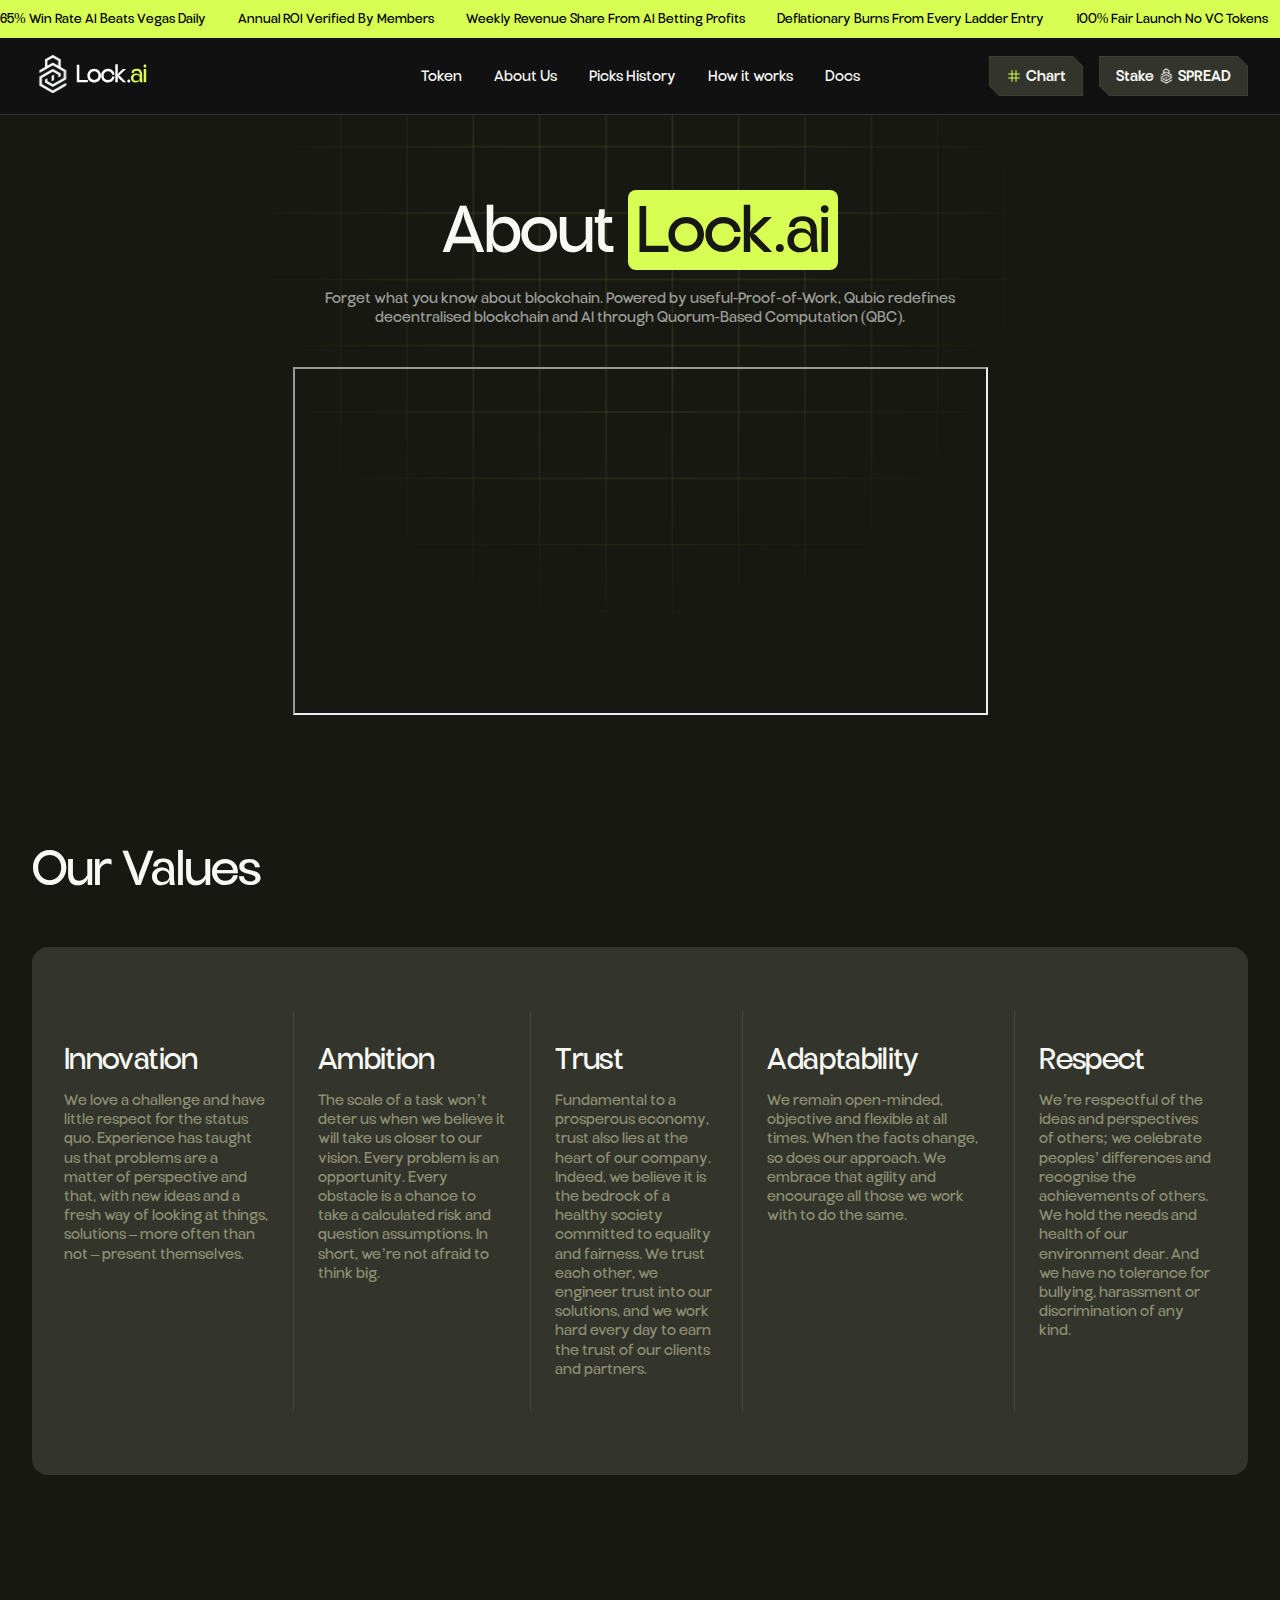
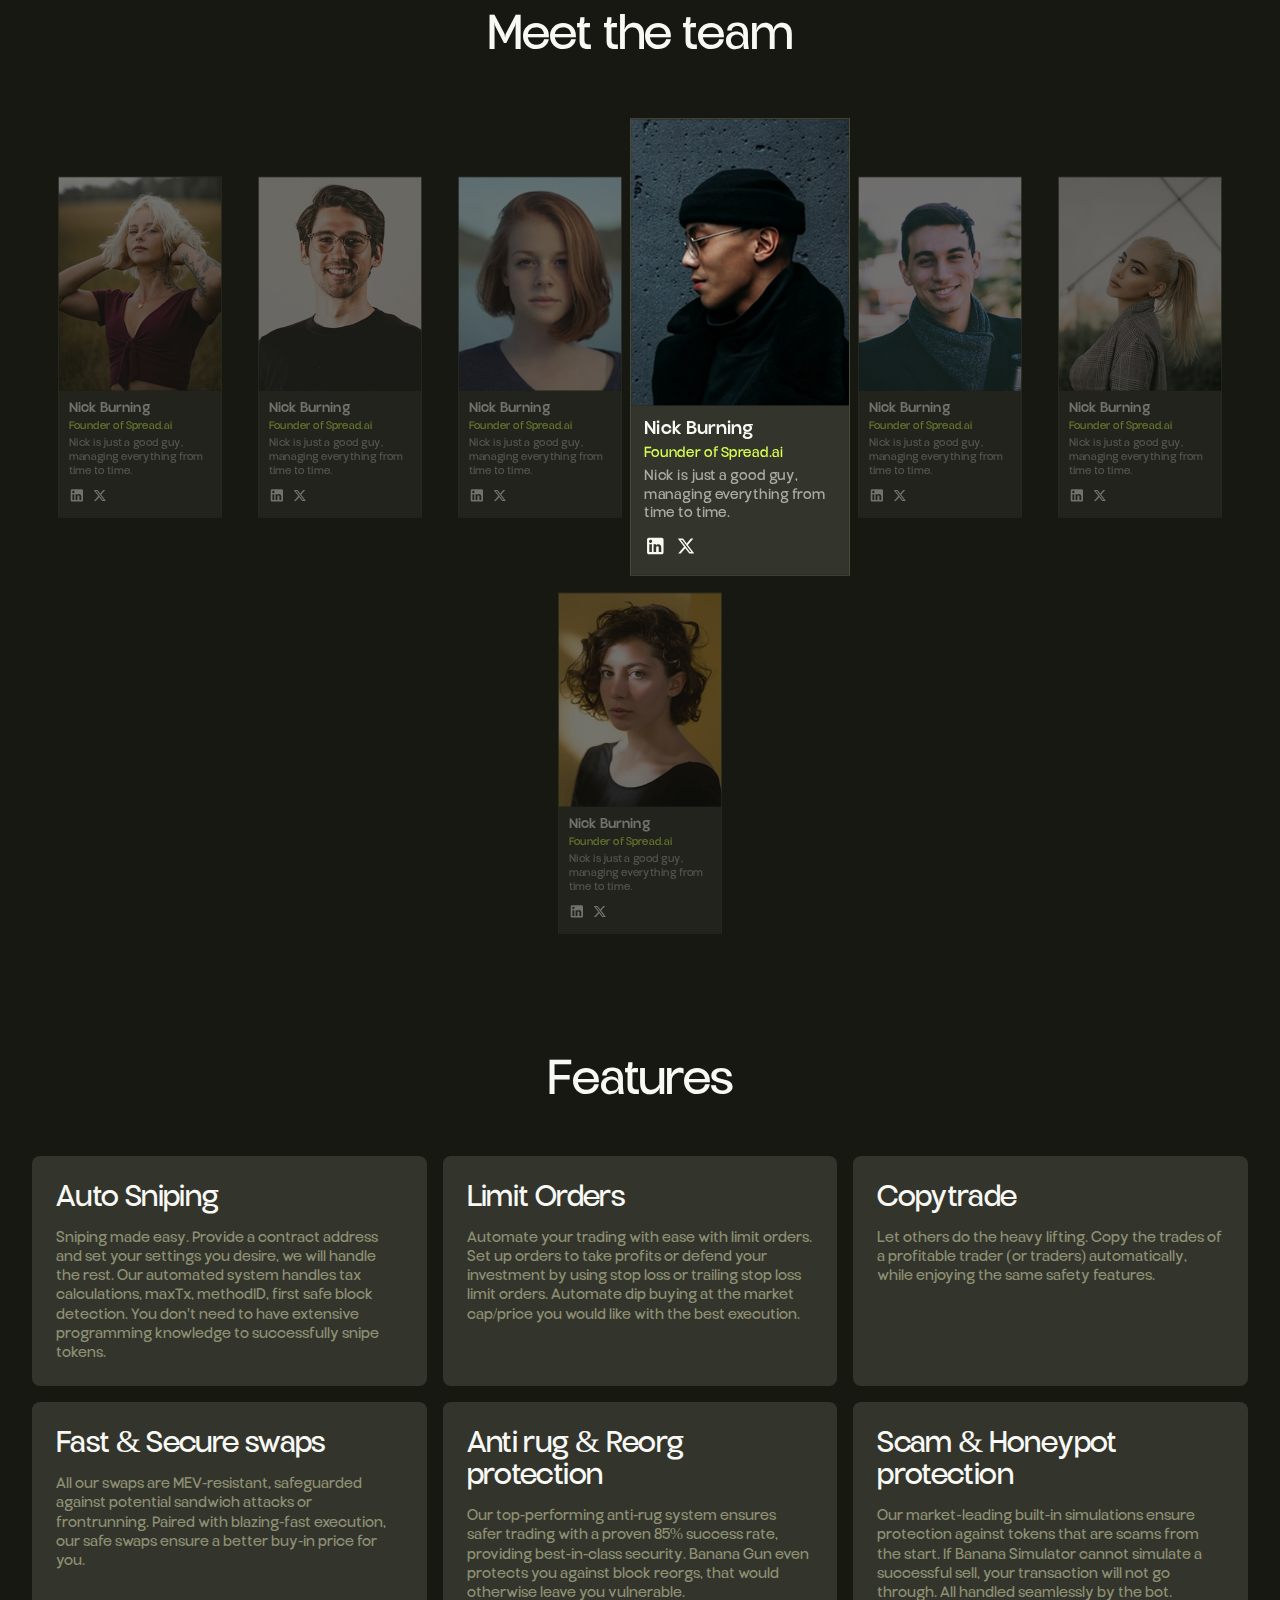
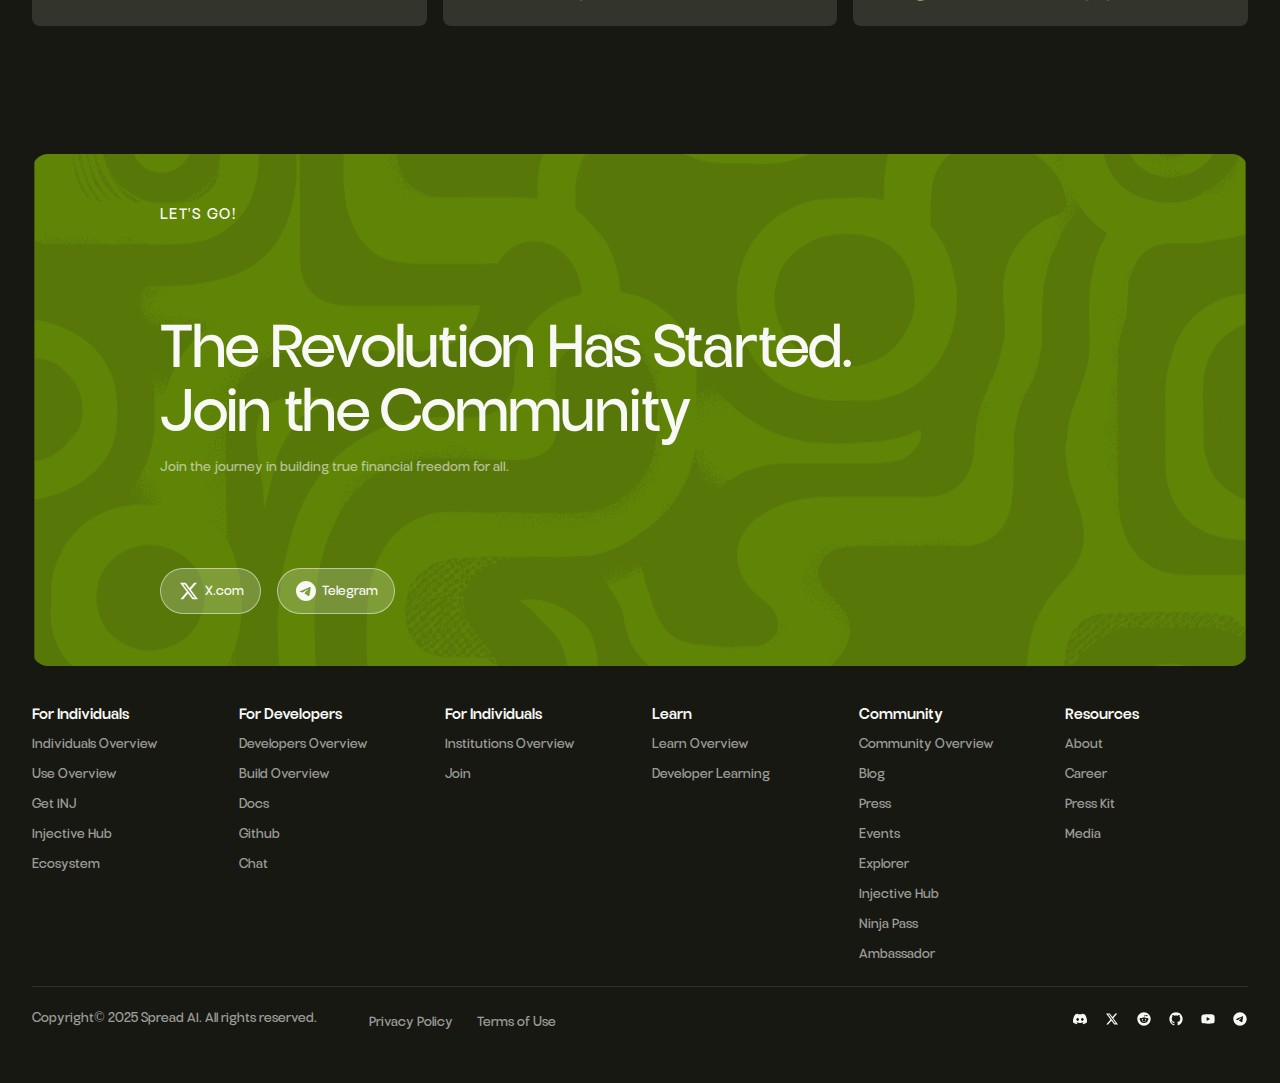
<file: about-us.html>
<!DOCTYPE html>
<html lang="en">
  <head>
    <meta charset="UTF-8" />
    <meta name="viewport" content="width=device-width, initial-scale=1.0" />
    <title>About Us</title>
    <link rel="stylesheet" href="./assets/css/styles.css" />
    <link rel="stylesheet" href="./assets/css/header.css" />
    <link rel="stylesheet" href="./assets/css/hero.css" />
    <link rel="stylesheet" href="./assets/css/how-it-works.css" />
    <link rel="stylesheet" href="./assets/css/perks.css" />
    <link rel="stylesheet" href="./assets/css/how-to-access.css" />
    <link rel="stylesheet" href="./assets/css/phone.css" />
    <link rel="stylesheet" href="./assets/css/team.css" />
    <link rel="stylesheet" href="./assets/css/remainder.css" />
    <link rel="stylesheet" href="./assets/css/footer.css" />
    <link rel="stylesheet" href="./assets/css/chess.css" />
    <link rel="stylesheet" href="./assets/css/our-values.css" />
    <link rel="stylesheet" href="./assets/css/features.css" />
  </head>
  <body>
    <div class="section-announcement">
      <div class="section-announcement-inside">
        <p class="--regular-text">65% Win Rate AI Beats Vegas Daily</p>
        <p class="--regular-text">Annual ROI Verified By Members</p>
        <p class="--regular-text">
          Weekly Revenue Share From AI Betting Profits
        </p>
        <p class="--regular-text">Deflationary Burns From Every Ladder Entry</p>
        <p class="--regular-text">100% Fair Launch No VC Tokens</p>
        <p class="--regular-text">Turn $1K Into $1M With 10 AI Picks</p>
        <p class="--regular-text">Stake And Earn Passive Income Forever</p>
        <p class="--regular-text">Daily Community Burns Up To $100K</p>
        <p class="--regular-text">Real Utility Not Just Speculation</p>
      </div>
      <div class="section-announcement-inside sai1">
        <p class="--regular-text">10M Betting Patterns Analyzed Daily</p>
        <p class="--regular-text">Former Pro Traders Built This AI</p>
        <p class="--regular-text">Verified Wins Posted By Members Daily</p>
        <p class="--regular-text">First Tokenized AI Sports Betting System</p>
        <p class="--regular-text">Supply Decreases While Demand Grows</p>
        <p class="--regular-text">65% Win Rate AI Beats Vegas Daily</p>
        <p class="--regular-text">Annual ROI Verified By Members</p>
        <p class="--regular-text">
          Weekly Revenue Share From AI Betting Profits
        </p>
        <p class="--regular-text">Deflationary Burns From Every Ladder Entry</p>
      </div>
      <div class="section-announcement-inside sai2">
        <p class="--regular-text">100% Fair Launch No VC Tokens</p>
        <p class="--regular-text">Turn $1K Into $1M With 10 AI Picks</p>
        <p class="--regular-text">Stake And Earn Passive Income Forever</p>
        <p class="--regular-text">Daily Community Burns Up To $100K</p>
        <p class="--regular-text">Real Utility Not Just Speculation</p>
        <p class="--regular-text">10M Betting Patterns Analyzed Daily</p>
        <p class="--regular-text">Former Pro Traders Built This AI</p>
        <p class="--regular-text">Verified Wins Posted By Members Daily</p>
        <p class="--regular-text">Annual ROI Verified By Members</p>
      </div>
      <div class="section-announcement-inside sai3">
        <p class="--regular-text">65% Win Rate AI Beats Vegas Daily</p>
        <p class="--regular-text">Annual ROI Verified By Members</p>
        <p class="--regular-text">
          Weekly Revenue Share From AI Betting Profits
        </p>
        <p class="--regular-text">Deflationary Burns From Every Ladder Entry</p>
        <p class="--regular-text">100% Fair Launch No VC Tokens</p>
        <p class="--regular-text">Turn $1K Into $1M With 10 AI Picks</p>
        <p class="--regular-text">Stake And Earn Passive Income Forever</p>
        <p class="--regular-text">Daily Community Burns Up To $100K</p>
        <p class="--regular-text">Real Utility Not Just Speculation</p>
      </div>
    </div>

    <header class="header">
      <div class="container header-inside">
        <div class="logo-container">
          <a href="./index.html">
            <img src="./assets/img/Logo.svg" alt="SPREAD.AI" />
          </a>
        </div>

        <nav class="horizontal-nav">
          <li><a href="./token.html" class="--link">Token</a></li>
          <li><a href="./about-us.html" class="--link">About Us</a></li>
          <li><a href="#" class="--link">Picks History</a></li>
          <li><a href="./how-it-works.html" class="--link">How it works</a></li>
          <li><a href="./faq.html" class="--link">Docs</a></li>
        </nav>

        <nav class="header-buttons-nav">
          <a href="#" class="btn btn-secondary">
            <button>
              <svg
                width="16"
                height="16"
                viewBox="0 0 24 24"
                fill="none"
                xmlns="http://www.w3.org/2000/svg"
                class="btn-icon btn-icon-green"
              >
                <path
                  d="M20.25 14.25H15.75V9.75H20.25C20.4489 9.75 20.6397 9.67098 20.7803 9.53033C20.921 9.38968 21 9.19891 21 9C21 8.80109 20.921 8.61032 20.7803 8.46967C20.6397 8.32902 20.4489 8.25 20.25 8.25H15.75V3.75C15.75 3.55109 15.671 3.36032 15.5303 3.21967C15.3897 3.07902 15.1989 3 15 3C14.8011 3 14.6103 3.07902 14.4697 3.21967C14.329 3.36032 14.25 3.55109 14.25 3.75V8.25H9.75V3.75C9.75 3.55109 9.67098 3.36032 9.53033 3.21967C9.38968 3.07902 9.19891 3 9 3C8.80109 3 8.61032 3.07902 8.46967 3.21967C8.32902 3.36032 8.25 3.55109 8.25 3.75V8.25H3.75C3.55109 8.25 3.36032 8.32902 3.21967 8.46967C3.07902 8.61032 3 8.80109 3 9C3 9.19891 3.07902 9.38968 3.21967 9.53033C3.36032 9.67098 3.55109 9.75 3.75 9.75H8.25V14.25H3.75C3.55109 14.25 3.36032 14.329 3.21967 14.4697C3.07902 14.6103 3 14.8011 3 15C3 15.1989 3.07902 15.3897 3.21967 15.5303C3.36032 15.671 3.55109 15.75 3.75 15.75H8.25V20.25C8.25 20.4489 8.32902 20.6397 8.46967 20.7803C8.61032 20.921 8.80109 21 9 21C9.19891 21 9.38968 20.921 9.53033 20.7803C9.67098 20.6397 9.75 20.4489 9.75 20.25V15.75H14.25V20.25C14.25 20.4489 14.329 20.6397 14.4697 20.7803C14.6103 20.921 14.8011 21 15 21C15.1989 21 15.3897 20.921 15.5303 20.7803C15.671 20.6397 15.75 20.4489 15.75 20.25V15.75H20.25C20.4489 15.75 20.6397 15.671 20.7803 15.5303C20.921 15.3897 21 15.1989 21 15C21 14.8011 20.921 14.6103 20.7803 14.4697C20.6397 14.329 20.4489 14.25 20.25 14.25ZM9.75 14.25V9.75H14.25V14.25H9.75Z"
                  fill="#F8F8F5"
                />
              </svg>
              <p class="--button-text">Chart</p>

              <svg
                width="12"
                height="12"
                viewBox="0 0 12 12"
                fill="none"
                xmlns="http://www.w3.org/2000/svg"
                class="btn-top-right-corner"
              >
                <path d="M0 0L12 12V10V0H2H0Z" fill="#111111" />
                <path d="M0 0L12 12V10L2 0H0Z" fill="#3D3E31" />
              </svg>

              <svg
                width="12"
                height="12"
                viewBox="0 0 12 12"
                fill="none"
                xmlns="http://www.w3.org/2000/svg"
                class="btn-bottom-left-corner"
              >
                <path
                  d="M12 12L1.04907e-06 -1.04907e-06L8.74228e-07 2L0 12L10 12L12 12Z"
                  fill="#111111"
                />
                <path
                  d="M12 12L1.04907e-06 -1.04907e-06L8.74228e-07 2L10 12L12 12Z"
                  fill="#3D3E31"
                />
              </svg>
            </button>
          </a>

          <a href="#" class="btn btn-secondary">
            <button>
              <p class="--button-text">Stake</p>
              <img
                src="./assets/img/Token.svg"
                alt="SPREAD Token"
                width="16px"
              />
              <p class="--button-text">SPREAD</p>

              <svg
                width="12"
                height="12"
                viewBox="0 0 12 12"
                fill="none"
                xmlns="http://www.w3.org/2000/svg"
                class="btn-top-right-corner"
              >
                <path d="M0 0L12 12V10V0H2H0Z" fill="#111111" />
                <path d="M0 0L12 12V10L2 0H0Z" fill="#3D3E31" />
              </svg>

              <svg
                width="12"
                height="12"
                viewBox="0 0 12 12"
                fill="none"
                xmlns="http://www.w3.org/2000/svg"
                class="btn-bottom-left-corner"
              >
                <path
                  d="M12 12L1.04907e-06 -1.04907e-06L8.74228e-07 2L0 12L10 12L12 12Z"
                  fill="#111111"
                />
                <path
                  d="M12 12L1.04907e-06 -1.04907e-06L8.74228e-07 2L10 12L12 12Z"
                  fill="#3D3E31"
                />
              </svg>
            </button>
          </a>
        </nav>
      </div>
    </header>

    <div class="section-about-us-hero">
      <div class="section-heading-video-inside container-big">
        <h1 class="--h1">About <span class="title-locator">Lock.ai</span></h1>
        <p class="--big-text --text-color">
          Forget what you know about blockchain. Powered by
          useful-Proof-of-Work, Qubic redefines decentralised blockchain and AI
          through Quorum-Based Computation (QBC).
        </p>
        <div class="video-embed-container">
          <iframe
            width="100%"
            class="embed-video"
            height="100%"
            src="https://www.youtube.com/embed/tgbNymZ7vqY"
          >
          </iframe>
        </div>
      </div>
    </div>

    <div class="section-our-values">
      <div class="section-our-values-inside container-big">
        <h2 class="--h2-2">Our Values</h2>
        <div class="our-values-main">
          <div class="values-item">
            <h3 class="--h3-2">Innovation</h3>
            <p class="--big-text --text-neutral-400">
              We love a challenge and have little respect for the status quo.
              Experience has taught us that problems are a matter of perspective
              and that, with new ideas and a fresh way of looking at things,
              solutions – more often than not – present themselves.
            </p>
          </div>
          <div class="values-divider"></div>
          <div class="values-item">
            <h3 class="--h3-2">Ambition</h3>
            <p class="--big-text --text-neutral-400">
              The scale of a task won’t deter us when we believe it will take us
              closer to our vision. Every problem is an opportunity. Every
              obstacle is a chance to take a calculated risk and question
              assumptions. In short, we’re not afraid to think big.
            </p>
          </div>
          <div class="values-divider"></div>
          <div class="values-item">
            <h3 class="--h3-2">Trust</h3>
            <p class="--big-text --text-neutral-400">
              Fundamental to a prosperous economy, trust also lies at the heart
              of our company. Indeed, we believe it is the bedrock of a healthy
              society committed to equality and fairness. We trust each other,
              we engineer trust into our solutions, and we work hard every day
              to earn the trust of our clients and partners.
            </p>
          </div>
          <div class="values-divider"></div>
          <div class="values-item">
            <h3 class="--h3-2">Adaptability</h3>
            <p class="--big-text --text-neutral-400">
              We remain open-minded, objective and flexible at all times. When
              the facts change, so does our approach. We embrace that agility
              and encourage all those we work with to do the same.
            </p>
          </div>
          <div class="values-divider"></div>
          <div class="values-item">
            <h3 class="--h3-2">Respect</h3>
            <p class="--big-text --text-neutral-400">
              We’re respectful of the ideas and perspectives of others; we
              celebrate peoples’ differences and recognise the achievements of
              others. We hold the needs and health of our environment dear. And
              we have no tolerance for bullying, harassment or discrimination of
              any kind.
            </p>
          </div>
        </div>
      </div>
    </div>

    <div class="section-team" id="meetTeam">
      <div class="section-team-inside container-big">
        <h2 class="--h2-2" style="text-align: center">Meet the team</h2>
        <div class="st-main-container">
          <div class="cards-team">
            <!-- Card #1 -->
            <div class="card-team">
              <img src="./assets/img/person_1.png" alt="Team-member photo" />
              <div class="info-team">
                <div class="info-team-main">
                  <h3 class="name-team --h4">Nick Burning</h3>
                  <p class="role-team --regular-text --green">
                    Founder of Spread.ai
                  </p>
                  <p class="desc-team --text --text-color">
                    Nick is just a good guy, managing everything from time to
                    time.
                  </p>
                </div>
                <div class="links-team">
                  <a href="#" aria-label="LinkedIn">
                    <!-- LinkedIn -->
                    <svg
                      width="24"
                      height="24"
                      viewBox="0 0 24 24"
                      fill="none"
                      xmlns="http://www.w3.org/2000/svg"
                    >
                      <path
                        d="M19 3C19.5304 3 20.0391 3.21071 20.4142 3.58579C20.7893 3.96086
                       21 4.46957 21 5V19C21 19.5304 20.7893 20.0391 20.4142
                       20.4142C20.0391 20.7893 19.5304 21 19 21H5C4.46957 21
                       3.96086 20.7893 3.58579 20.4142C3.21071 20.0391 3
                       19.5304 3 19V5C3 4.46957 3.21071 3.96086 3.58579
                       3.58579C3.96086 3.21071 4.46957 3 5 3H19Z
                       M18.5 18.5V13.2C18.5 12.3354 18.1565 11.5062
                       17.5452 10.8948C16.9338 10.2835 16.1046 9.94
                       15.24 9.94C14.39 9.94 13.4 10.46 12.92 11.24V10.13H10.13V18.5H12.92
                       V13.57C12.92 12.8 13.54 12.17 14.31 12.17C14.6813 12.17
                       15.0374 12.3175 15.2999 12.5801C15.5625 12.8426
                       15.71 13.1987 15.71 13.57V18.5H18.5ZM6.88 8.56C7.32556
                       8.56 7.75288 8.383 8.06794 8.06794C8.383 7.75288
                       8.56 7.32556 8.56 6.88C8.56 5.95 7.81 5.19
                       6.88 5.19C6.43178 5.19 6.00193 5.36805 5.68499
                       5.68499C5.36805 6.00193 5.19 6.43178 5.19
                       6.88C5.19 7.81 5.95 8.56 6.88 8.56ZM8.27 18.5V10.13H5.5V18.5H8.27Z"
                        fill="#F8F8F5"
                      />
                    </svg>
                  </a>
                  <a href="#" aria-label="X / Twitter">
                    <!-- X (Twitter) -->
                    <svg
                      width="24"
                      height="24"
                      viewBox="0 0 24 24"
                      fill="none"
                      xmlns="http://www.w3.org/2000/svg"
                    >
                      <mask
                        id="mask0"
                        style="mask-type: luminance"
                        maskUnits="userSpaceOnUse"
                        x="3"
                        y="3"
                        width="18"
                        height="18"
                      >
                        <path d="M3 3H21V21H3V3Z" fill="white" />
                      </mask>
                      <g mask="url(#mask0)">
                        <path
                          d="M17.175 3.84331H19.9354L13.9054 10.7527L21 20.1565H15.4457
                         L11.0923 14.4543L6.11657 20.1565H3.35357L9.80271
                         12.7636L3 3.84459H8.69571L12.6249 9.05559L17.175
                         3.84331ZM16.2043 18.5005H17.7343L7.86 5.41316H6.21943L16.2043 18.5005Z"
                          fill="#F8F8F5"
                        />
                      </g>
                    </svg>
                  </a>
                </div>
              </div>
            </div>

            <div class="card-team">
              <img src="./assets/img/person_2.png" alt="Team-member photo" />
              <div class="info-team">
                <div class="info-team-main">
                  <h3 class="name-team --h4">Nick Burning</h3>
                  <p class="role-team --regular-text --green">
                    Founder of Spread.ai
                  </p>
                  <p class="desc-team --text --text-color">
                    Nick is just a good guy, managing everything from time to
                    time.
                  </p>
                </div>
                <div class="links-team">
                  <a href="#" aria-label="LinkedIn">
                    <!-- LinkedIn -->
                    <svg
                      width="24"
                      height="24"
                      viewBox="0 0 24 24"
                      fill="none"
                      xmlns="http://www.w3.org/2000/svg"
                    >
                      <path
                        d="M19 3C19.5304 3 20.0391 3.21071 20.4142 3.58579C20.7893 3.96086
                       21 4.46957 21 5V19C21 19.5304 20.7893 20.0391 20.4142
                       20.4142C20.0391 20.7893 19.5304 21 19 21H5C4.46957 21
                       3.96086 20.7893 3.58579 20.4142C3.21071 20.0391 3
                       19.5304 3 19V5C3 4.46957 3.21071 3.96086 3.58579
                       3.58579C3.96086 3.21071 4.46957 3 5 3H19Z
                       M18.5 18.5V13.2C18.5 12.3354 18.1565 11.5062
                       17.5452 10.8948C16.9338 10.2835 16.1046 9.94
                       15.24 9.94C14.39 9.94 13.4 10.46 12.92 11.24V10.13H10.13V18.5H12.92
                       V13.57C12.92 12.8 13.54 12.17 14.31 12.17C14.6813 12.17
                       15.0374 12.3175 15.2999 12.5801C15.5625 12.8426
                       15.71 13.1987 15.71 13.57V18.5H18.5ZM6.88 8.56C7.32556
                       8.56 7.75288 8.383 8.06794 8.06794C8.383 7.75288
                       8.56 7.32556 8.56 6.88C8.56 5.95 7.81 5.19
                       6.88 5.19C6.43178 5.19 6.00193 5.36805 5.68499
                       5.68499C5.36805 6.00193 5.19 6.43178 5.19
                       6.88C5.19 7.81 5.95 8.56 6.88 8.56ZM8.27 18.5V10.13H5.5V18.5H8.27Z"
                        fill="#F8F8F5"
                      />
                    </svg>
                  </a>
                  <a href="#" aria-label="X / Twitter">
                    <!-- X (Twitter) -->
                    <svg
                      width="24"
                      height="24"
                      viewBox="0 0 24 24"
                      fill="none"
                      xmlns="http://www.w3.org/2000/svg"
                    >
                      <mask
                        id="mask0"
                        style="mask-type: luminance"
                        maskUnits="userSpaceOnUse"
                        x="3"
                        y="3"
                        width="18"
                        height="18"
                      >
                        <path d="M3 3H21V21H3V3Z" fill="white" />
                      </mask>
                      <g mask="url(#mask0)">
                        <path
                          d="M17.175 3.84331H19.9354L13.9054 10.7527L21 20.1565H15.4457
                         L11.0923 14.4543L6.11657 20.1565H3.35357L9.80271
                         12.7636L3 3.84459H8.69571L12.6249 9.05559L17.175
                         3.84331ZM16.2043 18.5005H17.7343L7.86 5.41316H6.21943L16.2043 18.5005Z"
                          fill="#F8F8F5"
                        />
                      </g>
                    </svg>
                  </a>
                </div>
              </div>
            </div>

            <div class="card-team">
              <img src="./assets/img/person_3.png" alt="Team-member photo" />
              <div class="info-team">
                <div class="info-team-main">
                  <h3 class="name-team --h4">Nick Burning</h3>
                  <p class="role-team --regular-text --green">
                    Founder of Spread.ai
                  </p>
                  <p class="desc-team --text --text-color">
                    Nick is just a good guy, managing everything from time to
                    time.
                  </p>
                </div>
                <div class="links-team">
                  <a href="#" aria-label="LinkedIn">
                    <!-- LinkedIn -->
                    <svg
                      width="24"
                      height="24"
                      viewBox="0 0 24 24"
                      fill="none"
                      xmlns="http://www.w3.org/2000/svg"
                    >
                      <path
                        d="M19 3C19.5304 3 20.0391 3.21071 20.4142 3.58579C20.7893 3.96086
                       21 4.46957 21 5V19C21 19.5304 20.7893 20.0391 20.4142
                       20.4142C20.0391 20.7893 19.5304 21 19 21H5C4.46957 21
                       3.96086 20.7893 3.58579 20.4142C3.21071 20.0391 3
                       19.5304 3 19V5C3 4.46957 3.21071 3.96086 3.58579
                       3.58579C3.96086 3.21071 4.46957 3 5 3H19Z
                       M18.5 18.5V13.2C18.5 12.3354 18.1565 11.5062
                       17.5452 10.8948C16.9338 10.2835 16.1046 9.94
                       15.24 9.94C14.39 9.94 13.4 10.46 12.92 11.24V10.13H10.13V18.5H12.92
                       V13.57C12.92 12.8 13.54 12.17 14.31 12.17C14.6813 12.17
                       15.0374 12.3175 15.2999 12.5801C15.5625 12.8426
                       15.71 13.1987 15.71 13.57V18.5H18.5ZM6.88 8.56C7.32556
                       8.56 7.75288 8.383 8.06794 8.06794C8.383 7.75288
                       8.56 7.32556 8.56 6.88C8.56 5.95 7.81 5.19
                       6.88 5.19C6.43178 5.19 6.00193 5.36805 5.68499
                       5.68499C5.36805 6.00193 5.19 6.43178 5.19
                       6.88C5.19 7.81 5.95 8.56 6.88 8.56ZM8.27 18.5V10.13H5.5V18.5H8.27Z"
                        fill="#F8F8F5"
                      />
                    </svg>
                  </a>
                  <a href="#" aria-label="X / Twitter">
                    <!-- X (Twitter) -->
                    <svg
                      width="24"
                      height="24"
                      viewBox="0 0 24 24"
                      fill="none"
                      xmlns="http://www.w3.org/2000/svg"
                    >
                      <mask
                        id="mask0"
                        style="mask-type: luminance"
                        maskUnits="userSpaceOnUse"
                        x="3"
                        y="3"
                        width="18"
                        height="18"
                      >
                        <path d="M3 3H21V21H3V3Z" fill="white" />
                      </mask>
                      <g mask="url(#mask0)">
                        <path
                          d="M17.175 3.84331H19.9354L13.9054 10.7527L21 20.1565H15.4457
                         L11.0923 14.4543L6.11657 20.1565H3.35357L9.80271
                         12.7636L3 3.84459H8.69571L12.6249 9.05559L17.175
                         3.84331ZM16.2043 18.5005H17.7343L7.86 5.41316H6.21943L16.2043 18.5005Z"
                          fill="#F8F8F5"
                        />
                      </g>
                    </svg>
                  </a>
                </div>
              </div>
            </div>

            <div class="card-team">
              <img src="./assets/img/person_4.png" alt="Team-member photo" />
              <div class="info-team">
                <div class="info-team-main">
                  <h3 class="name-team --h4">Nick Burning</h3>
                  <p class="role-team --regular-text --green">
                    Founder of Spread.ai
                  </p>
                  <p class="desc-team --text --text-color">
                    Nick is just a good guy, managing everything from time to
                    time.
                  </p>
                </div>
                <div class="links-team">
                  <a href="#" aria-label="LinkedIn">
                    <!-- LinkedIn -->
                    <svg
                      width="24"
                      height="24"
                      viewBox="0 0 24 24"
                      fill="none"
                      xmlns="http://www.w3.org/2000/svg"
                    >
                      <path
                        d="M19 3C19.5304 3 20.0391 3.21071 20.4142 3.58579C20.7893 3.96086
                       21 4.46957 21 5V19C21 19.5304 20.7893 20.0391 20.4142
                       20.4142C20.0391 20.7893 19.5304 21 19 21H5C4.46957 21
                       3.96086 20.7893 3.58579 20.4142C3.21071 20.0391 3
                       19.5304 3 19V5C3 4.46957 3.21071 3.96086 3.58579
                       3.58579C3.96086 3.21071 4.46957 3 5 3H19Z
                       M18.5 18.5V13.2C18.5 12.3354 18.1565 11.5062
                       17.5452 10.8948C16.9338 10.2835 16.1046 9.94
                       15.24 9.94C14.39 9.94 13.4 10.46 12.92 11.24V10.13H10.13V18.5H12.92
                       V13.57C12.92 12.8 13.54 12.17 14.31 12.17C14.6813 12.17
                       15.0374 12.3175 15.2999 12.5801C15.5625 12.8426
                       15.71 13.1987 15.71 13.57V18.5H18.5ZM6.88 8.56C7.32556
                       8.56 7.75288 8.383 8.06794 8.06794C8.383 7.75288
                       8.56 7.32556 8.56 6.88C8.56 5.95 7.81 5.19
                       6.88 5.19C6.43178 5.19 6.00193 5.36805 5.68499
                       5.68499C5.36805 6.00193 5.19 6.43178 5.19
                       6.88C5.19 7.81 5.95 8.56 6.88 8.56ZM8.27 18.5V10.13H5.5V18.5H8.27Z"
                        fill="#F8F8F5"
                      />
                    </svg>
                  </a>
                  <a href="#" aria-label="X / Twitter">
                    <!-- X (Twitter) -->
                    <svg
                      width="24"
                      height="24"
                      viewBox="0 0 24 24"
                      fill="none"
                      xmlns="http://www.w3.org/2000/svg"
                    >
                      <mask
                        id="mask0"
                        style="mask-type: luminance"
                        maskUnits="userSpaceOnUse"
                        x="3"
                        y="3"
                        width="18"
                        height="18"
                      >
                        <path d="M3 3H21V21H3V3Z" fill="white" />
                      </mask>
                      <g mask="url(#mask0)">
                        <path
                          d="M17.175 3.84331H19.9354L13.9054 10.7527L21 20.1565H15.4457
                         L11.0923 14.4543L6.11657 20.1565H3.35357L9.80271
                         12.7636L3 3.84459H8.69571L12.6249 9.05559L17.175
                         3.84331ZM16.2043 18.5005H17.7343L7.86 5.41316H6.21943L16.2043 18.5005Z"
                          fill="#F8F8F5"
                        />
                      </g>
                    </svg>
                  </a>
                </div>
              </div>
            </div>

            <div class="card-team">
              <img src="./assets/img/person_5.png" alt="Team-member photo" />
              <div class="info-team">
                <div class="info-team-main">
                  <h3 class="name-team --h4">Nick Burning</h3>
                  <p class="role-team --regular-text --green">
                    Founder of Spread.ai
                  </p>
                  <p class="desc-team --text --text-color">
                    Nick is just a good guy, managing everything from time to
                    time.
                  </p>
                </div>
                <div class="links-team">
                  <a href="#" aria-label="LinkedIn">
                    <!-- LinkedIn -->
                    <svg
                      width="24"
                      height="24"
                      viewBox="0 0 24 24"
                      fill="none"
                      xmlns="http://www.w3.org/2000/svg"
                    >
                      <path
                        d="M19 3C19.5304 3 20.0391 3.21071 20.4142 3.58579C20.7893 3.96086
                       21 4.46957 21 5V19C21 19.5304 20.7893 20.0391 20.4142
                       20.4142C20.0391 20.7893 19.5304 21 19 21H5C4.46957 21
                       3.96086 20.7893 3.58579 20.4142C3.21071 20.0391 3
                       19.5304 3 19V5C3 4.46957 3.21071 3.96086 3.58579
                       3.58579C3.96086 3.21071 4.46957 3 5 3H19Z
                       M18.5 18.5V13.2C18.5 12.3354 18.1565 11.5062
                       17.5452 10.8948C16.9338 10.2835 16.1046 9.94
                       15.24 9.94C14.39 9.94 13.4 10.46 12.92 11.24V10.13H10.13V18.5H12.92
                       V13.57C12.92 12.8 13.54 12.17 14.31 12.17C14.6813 12.17
                       15.0374 12.3175 15.2999 12.5801C15.5625 12.8426
                       15.71 13.1987 15.71 13.57V18.5H18.5ZM6.88 8.56C7.32556
                       8.56 7.75288 8.383 8.06794 8.06794C8.383 7.75288
                       8.56 7.32556 8.56 6.88C8.56 5.95 7.81 5.19
                       6.88 5.19C6.43178 5.19 6.00193 5.36805 5.68499
                       5.68499C5.36805 6.00193 5.19 6.43178 5.19
                       6.88C5.19 7.81 5.95 8.56 6.88 8.56ZM8.27 18.5V10.13H5.5V18.5H8.27Z"
                        fill="#F8F8F5"
                      />
                    </svg>
                  </a>
                  <a href="#" aria-label="X / Twitter">
                    <!-- X (Twitter) -->
                    <svg
                      width="24"
                      height="24"
                      viewBox="0 0 24 24"
                      fill="none"
                      xmlns="http://www.w3.org/2000/svg"
                    >
                      <mask
                        id="mask0"
                        style="mask-type: luminance"
                        maskUnits="userSpaceOnUse"
                        x="3"
                        y="3"
                        width="18"
                        height="18"
                      >
                        <path d="M3 3H21V21H3V3Z" fill="white" />
                      </mask>
                      <g mask="url(#mask0)">
                        <path
                          d="M17.175 3.84331H19.9354L13.9054 10.7527L21 20.1565H15.4457
                         L11.0923 14.4543L6.11657 20.1565H3.35357L9.80271
                         12.7636L3 3.84459H8.69571L12.6249 9.05559L17.175
                         3.84331ZM16.2043 18.5005H17.7343L7.86 5.41316H6.21943L16.2043 18.5005Z"
                          fill="#F8F8F5"
                        />
                      </g>
                    </svg>
                  </a>
                </div>
              </div>
            </div>

            <div class="card-team">
              <img src="./assets/img/person_6.png" alt="Team-member photo" />
              <div class="info-team">
                <div class="info-team-main">
                  <h3 class="name-team --h4">Nick Burning</h3>
                  <p class="role-team --regular-text --green">
                    Founder of Spread.ai
                  </p>
                  <p class="desc-team --text --text-color">
                    Nick is just a good guy, managing everything from time to
                    time.
                  </p>
                </div>
                <div class="links-team">
                  <a href="#" aria-label="LinkedIn">
                    <!-- LinkedIn -->
                    <svg
                      width="24"
                      height="24"
                      viewBox="0 0 24 24"
                      fill="none"
                      xmlns="http://www.w3.org/2000/svg"
                    >
                      <path
                        d="M19 3C19.5304 3 20.0391 3.21071 20.4142 3.58579C20.7893 3.96086
                       21 4.46957 21 5V19C21 19.5304 20.7893 20.0391 20.4142
                       20.4142C20.0391 20.7893 19.5304 21 19 21H5C4.46957 21
                       3.96086 20.7893 3.58579 20.4142C3.21071 20.0391 3
                       19.5304 3 19V5C3 4.46957 3.21071 3.96086 3.58579
                       3.58579C3.96086 3.21071 4.46957 3 5 3H19Z
                       M18.5 18.5V13.2C18.5 12.3354 18.1565 11.5062
                       17.5452 10.8948C16.9338 10.2835 16.1046 9.94
                       15.24 9.94C14.39 9.94 13.4 10.46 12.92 11.24V10.13H10.13V18.5H12.92
                       V13.57C12.92 12.8 13.54 12.17 14.31 12.17C14.6813 12.17
                       15.0374 12.3175 15.2999 12.5801C15.5625 12.8426
                       15.71 13.1987 15.71 13.57V18.5H18.5ZM6.88 8.56C7.32556
                       8.56 7.75288 8.383 8.06794 8.06794C8.383 7.75288
                       8.56 7.32556 8.56 6.88C8.56 5.95 7.81 5.19
                       6.88 5.19C6.43178 5.19 6.00193 5.36805 5.68499
                       5.68499C5.36805 6.00193 5.19 6.43178 5.19
                       6.88C5.19 7.81 5.95 8.56 6.88 8.56ZM8.27 18.5V10.13H5.5V18.5H8.27Z"
                        fill="#F8F8F5"
                      />
                    </svg>
                  </a>
                  <a href="#" aria-label="X / Twitter">
                    <!-- X (Twitter) -->
                    <svg
                      width="24"
                      height="24"
                      viewBox="0 0 24 24"
                      fill="none"
                      xmlns="http://www.w3.org/2000/svg"
                    >
                      <mask
                        id="mask0"
                        style="mask-type: luminance"
                        maskUnits="userSpaceOnUse"
                        x="3"
                        y="3"
                        width="18"
                        height="18"
                      >
                        <path d="M3 3H21V21H3V3Z" fill="white" />
                      </mask>
                      <g mask="url(#mask0)">
                        <path
                          d="M17.175 3.84331H19.9354L13.9054 10.7527L21 20.1565H15.4457
                         L11.0923 14.4543L6.11657 20.1565H3.35357L9.80271
                         12.7636L3 3.84459H8.69571L12.6249 9.05559L17.175
                         3.84331ZM16.2043 18.5005H17.7343L7.86 5.41316H6.21943L16.2043 18.5005Z"
                          fill="#F8F8F5"
                        />
                      </g>
                    </svg>
                  </a>
                </div>
              </div>
            </div>

            <div class="card-team">
              <img src="./assets/img/person_7.png" alt="Team-member photo" />
              <div class="info-team">
                <div class="info-team-main">
                  <h3 class="name-team --h4">Nick Burning</h3>
                  <p class="role-team --regular-text --green">
                    Founder of Spread.ai
                  </p>
                  <p class="desc-team --text --text-color">
                    Nick is just a good guy, managing everything from time to
                    time.
                  </p>
                </div>
                <div class="links-team">
                  <a href="#" aria-label="LinkedIn">
                    <!-- LinkedIn -->
                    <svg
                      width="24"
                      height="24"
                      viewBox="0 0 24 24"
                      fill="none"
                      xmlns="http://www.w3.org/2000/svg"
                    >
                      <path
                        d="M19 3C19.5304 3 20.0391 3.21071 20.4142 3.58579C20.7893 3.96086
                       21 4.46957 21 5V19C21 19.5304 20.7893 20.0391 20.4142
                       20.4142C20.0391 20.7893 19.5304 21 19 21H5C4.46957 21
                       3.96086 20.7893 3.58579 20.4142C3.21071 20.0391 3
                       19.5304 3 19V5C3 4.46957 3.21071 3.96086 3.58579
                       3.58579C3.96086 3.21071 4.46957 3 5 3H19Z
                       M18.5 18.5V13.2C18.5 12.3354 18.1565 11.5062
                       17.5452 10.8948C16.9338 10.2835 16.1046 9.94
                       15.24 9.94C14.39 9.94 13.4 10.46 12.92 11.24V10.13H10.13V18.5H12.92
                       V13.57C12.92 12.8 13.54 12.17 14.31 12.17C14.6813 12.17
                       15.0374 12.3175 15.2999 12.5801C15.5625 12.8426
                       15.71 13.1987 15.71 13.57V18.5H18.5ZM6.88 8.56C7.32556
                       8.56 7.75288 8.383 8.06794 8.06794C8.383 7.75288
                       8.56 7.32556 8.56 6.88C8.56 5.95 7.81 5.19
                       6.88 5.19C6.43178 5.19 6.00193 5.36805 5.68499
                       5.68499C5.36805 6.00193 5.19 6.43178 5.19
                       6.88C5.19 7.81 5.95 8.56 6.88 8.56ZM8.27 18.5V10.13H5.5V18.5H8.27Z"
                        fill="#F8F8F5"
                      />
                    </svg>
                  </a>
                  <a href="#" aria-label="X / Twitter">
                    <!-- X (Twitter) -->
                    <svg
                      width="24"
                      height="24"
                      viewBox="0 0 24 24"
                      fill="none"
                      xmlns="http://www.w3.org/2000/svg"
                    >
                      <mask
                        id="mask0"
                        style="mask-type: luminance"
                        maskUnits="userSpaceOnUse"
                        x="3"
                        y="3"
                        width="18"
                        height="18"
                      >
                        <path d="M3 3H21V21H3V3Z" fill="white" />
                      </mask>
                      <g mask="url(#mask0)">
                        <path
                          d="M17.175 3.84331H19.9354L13.9054 10.7527L21 20.1565H15.4457
                         L11.0923 14.4543L6.11657 20.1565H3.35357L9.80271
                         12.7636L3 3.84459H8.69571L12.6249 9.05559L17.175
                         3.84331ZM16.2043 18.5005H17.7343L7.86 5.41316H6.21943L16.2043 18.5005Z"
                          fill="#F8F8F5"
                        />
                      </g>
                    </svg>
                  </a>
                </div>
              </div>
            </div>
          </div>

          <script>
            /* ----------  JS to keep one card “active” at all times  ---------- */
            (function () {
              const cards = document.querySelectorAll("#meetTeam .card-team");
              if (!cards.length) return;

              // Start with the middle card active
              cards[Math.floor(cards.length / 2)].classList.add("active-team");

              cards.forEach((card) => {
                card.addEventListener("mouseenter", () => {
                  document
                    .querySelector("#meetTeam .active-team")
                    ?.classList.remove("active-team");
                  card.classList.add("active-team");
                });
              });
            })();
          </script>
          <!-- ⬆️  Paste up to here ⬆️ -->
        </div>
      </div>
    </div>

    <div class="section-features">
      <div class="section-features-inside container-big">
        <h2 class="--h2-2 text-center">Features</h2>
        <div class="features-main">
          <div class="features-item">
            <h3 class="--h3-2">Auto Sniping</h3>
            <p class="--big-text --text-neutral-400">
              Sniping made easy. Provide a contract address and set your
              settings you desire, we will handle the rest. Our automated system
              handles tax calculations, maxTx, methodID, first safe block
              detection. You don't need to have extensive programming knowledge
              to successfully snipe tokens.
            </p>
          </div>
          <div class="features-item">
            <h3 class="--h3-2">Limit Orders</h3>
            <p class="--big-text --text-neutral-400">
              Automate your trading with ease with limit orders. Set up orders
              to take profits or defend your investment by using stop loss or
              trailing stop loss limit orders. Automate dip buying at the market
              cap/price you would like with the best execution.
            </p>
          </div>
          <div class="features-item">
            <h3 class="--h3-2">Copytrade</h3>
            <p class="--big-text --text-neutral-400">
              Let others do the heavy lifting. Copy the trades of a profitable
              trader (or traders) automatically, while enjoying the same safety
              features.
            </p>
          </div>
          <div class="features-item">
            <h3 class="--h3-2">Fast & Secure swaps</h3>
            <p class="--big-text --text-neutral-400">
              All our swaps are MEV-resistant, safeguarded against potential
              sandwich attacks or frontrunning. Paired with blazing-fast
              execution, our safe swaps ensure a better buy-in price for you.
            </p>
          </div>
          <div class="features-item">
            <h3 class="--h3-2">Anti rug & Reorg protection</h3>
            <p class="--big-text --text-neutral-400">
              Our top-performing anti-rug system ensures safer trading with a
              proven 85% success rate, providing best-in-class security. Banana
              Gun even protects you against block reorgs, that would otherwise
              leave you vulnerable.
            </p>
          </div>
          <div class="features-item">
            <h3 class="--h3-2">Scam & Honeypot protection</h3>
            <p class="--big-text --text-neutral-400">
              Our market-leading built-in simulations ensure protection against
              tokens that are scams from the start. If Banana Simulator cannot
              simulate a successful sell, your transaction will not go through.
              All handled seamlessly by the bot.
            </p>
          </div>
        </div>
      </div>
    </div>

    <div class="section-remainder container-big">
      <div class="section-reminder-inside">
        <p class="--steps-text">LET'S GO!</p>
        <div class="remainder-middle-content">
          <h2 class="--h2-1">
            The Revolution Has Started.
            <span style="display: block">Join the Community</span>
          </h2>
          <p class="--text --text-color">
            Join the journey in building true financial freedom for all.
          </p>
        </div>
        <div class="remainder-socials-container">
          <a href="#" class="btn btn-remainder-social">
            <button>
              <img src="./assets/img/Twitter.svg" alt="Twitter" />
              <p class="--regular-text">X.com</p>
            </button>
          </a>

          <a href="#" class="btn btn-remainder-social">
            <button>
              <img src="./assets/img/Telegram.svg" alt="Telegram" />
              <p class="--regular-text">Telegram</p>
            </button>
          </a>
        </div>
      </div>
    </div>

    <footer class="section-footer">
      <div class="section-footer-inside container-big">
        <div class="footer-top">
          <nav class="footer-top-nav">
            <h4 class="--button-text">For Individuals</h4>
            <li class="ftn-li">
              <a href="#" class="--text-color --regular-text"
                >Individuals Overview</a
              >
            </li>
            <li class="ftn-li">
              <a href="#" class="--text-color --regular-text">Use Overview</a>
            </li>
            <li class="ftn-li">
              <a href="#" class="--text-color --regular-text">Get INJ</a>
            </li>
            <li class="ftn-li">
              <a href="#" class="--text-color --regular-text">Injective Hub</a>
            </li>
            <li class="ftn-li">
              <a href="#" class="--text-color --regular-text">Ecosystem</a>
            </li>
          </nav>
          <nav class="footer-top-nav">
            <h4 class="--button-text">For Developers</h4>
            <li class="ftn-li">
              <a href="#" class="--text-color --regular-text"
                >Developers Overview</a
              >
            </li>
            <li class="ftn-li">
              <a href="#" class="--text-color --regular-text">Build Overview</a>
            </li>
            <li class="ftn-li">
              <a href="#" class="--text-color --regular-text">Docs</a>
            </li>
            <li class="ftn-li">
              <a href="#" class="--text-color --regular-text">Github</a>
            </li>
            <li class="ftn-li">
              <a href="#" class="--text-color --regular-text">Chat</a>
            </li>
          </nav>
          <nav class="footer-top-nav">
            <h4 class="--button-text">For Individuals</h4>
            <li class="ftn-li">
              <a href="#" class="--text-color --regular-text"
                >Institutions Overview</a
              >
            </li>
            <li class="ftn-li">
              <a href="#" class="--text-color --regular-text">Join</a>
            </li>
          </nav>
          <nav class="footer-top-nav">
            <h4 class="--button-text">Learn</h4>
            <li class="ftn-li">
              <a href="#" class="--text-color --regular-text">Learn Overview</a>
            </li>
            <li class="ftn-li">
              <a href="#" class="--text-color --regular-text"
                >Developer Learning</a
              >
            </li>
          </nav>
          <nav class="footer-top-nav">
            <h4 class="--button-text">Community</h4>
            <li class="ftn-li">
              <a href="#" class="--text-color --regular-text"
                >Community Overview</a
              >
            </li>
            <li class="ftn-li">
              <a href="#" class="--text-color --regular-text">Blog</a>
            </li>
            <li class="ftn-li">
              <a href="#" class="--text-color --regular-text">Press</a>
            </li>
            <li class="ftn-li">
              <a href="#" class="--text-color --regular-text">Events</a>
            </li>
            <li class="ftn-li">
              <a href="#" class="--text-color --regular-text">Explorer</a>
            </li>
            <li class="ftn-li">
              <a href="#" class="--text-color --regular-text">Injective Hub</a>
            </li>
            <li class="ftn-li">
              <a href="#" class="--text-color --regular-text">Ninja Pass</a>
            </li>
            <li class="ftn-li">
              <a href="#" class="--text-color --regular-text">Ambassador</a>
            </li>
          </nav>
          <nav class="footer-top-nav">
            <h4 class="--button-text">Resources</h4>
            <li class="ftn-li">
              <a href="#" class="--text-color --regular-text">About</a>
            </li>
            <li class="ftn-li">
              <a href="#" class="--text-color --regular-text">Career</a>
            </li>
            <li class="ftn-li">
              <a href="#" class="--text-color --regular-text">Press Kit</a>
            </li>
            <li class="ftn-li">
              <a href="#" class="--text-color --regular-text">Media</a>
            </li>
          </nav>
        </div>
        <div class="divider-line"></div>
        <div class="footer-bottom">
          <p class="--text-color --regular-text">
            Copyright© 2025 Spread AI. All rights reserved.
          </p>
          <nav class="footer-bottom-nav">
            <li class="fbn-li">
              <a href="#" class="--regular-text --text-color">Privacy Policy</a>
            </li>
            <li class="fbn-li">
              <a href="#" class="--regular-text --text-color">Terms of Use</a>
            </li>
          </nav>

          <nav class="footer-bottom-socials-nav">
            <li class="fbsn-li">
              <a href="#"
                ><img src="./assets/img/Discord.svg" alt="Discord"
              /></a>
            </li>
            <li class="fbsn-li">
              <a href="#"
                ><img src="./assets/img/Twitter.svg" alt="Twitter"
              /></a>
            </li>
            <li class="fbsn-li">
              <a href="#"><img src="./assets/img/Reddit.svg" alt="Reddit" /></a>
            </li>
            <li class="fbsn-li">
              <a href="#"><img src="./assets/img/Github.svg" alt="Github" /></a>
            </li>
            <li class="fbsn-li">
              <a href="#"
                ><img src="./assets/img/Youtube.svg" alt="Youtube"
              /></a>
            </li>
            <li class="fbsn-li">
              <a href="#"
                ><img src="./assets/img/Telegram.svg" alt="Telegram"
              /></a>
            </li>
          </nav>
        </div>
      </div>
    </footer>
  </body>
</html>
</file>
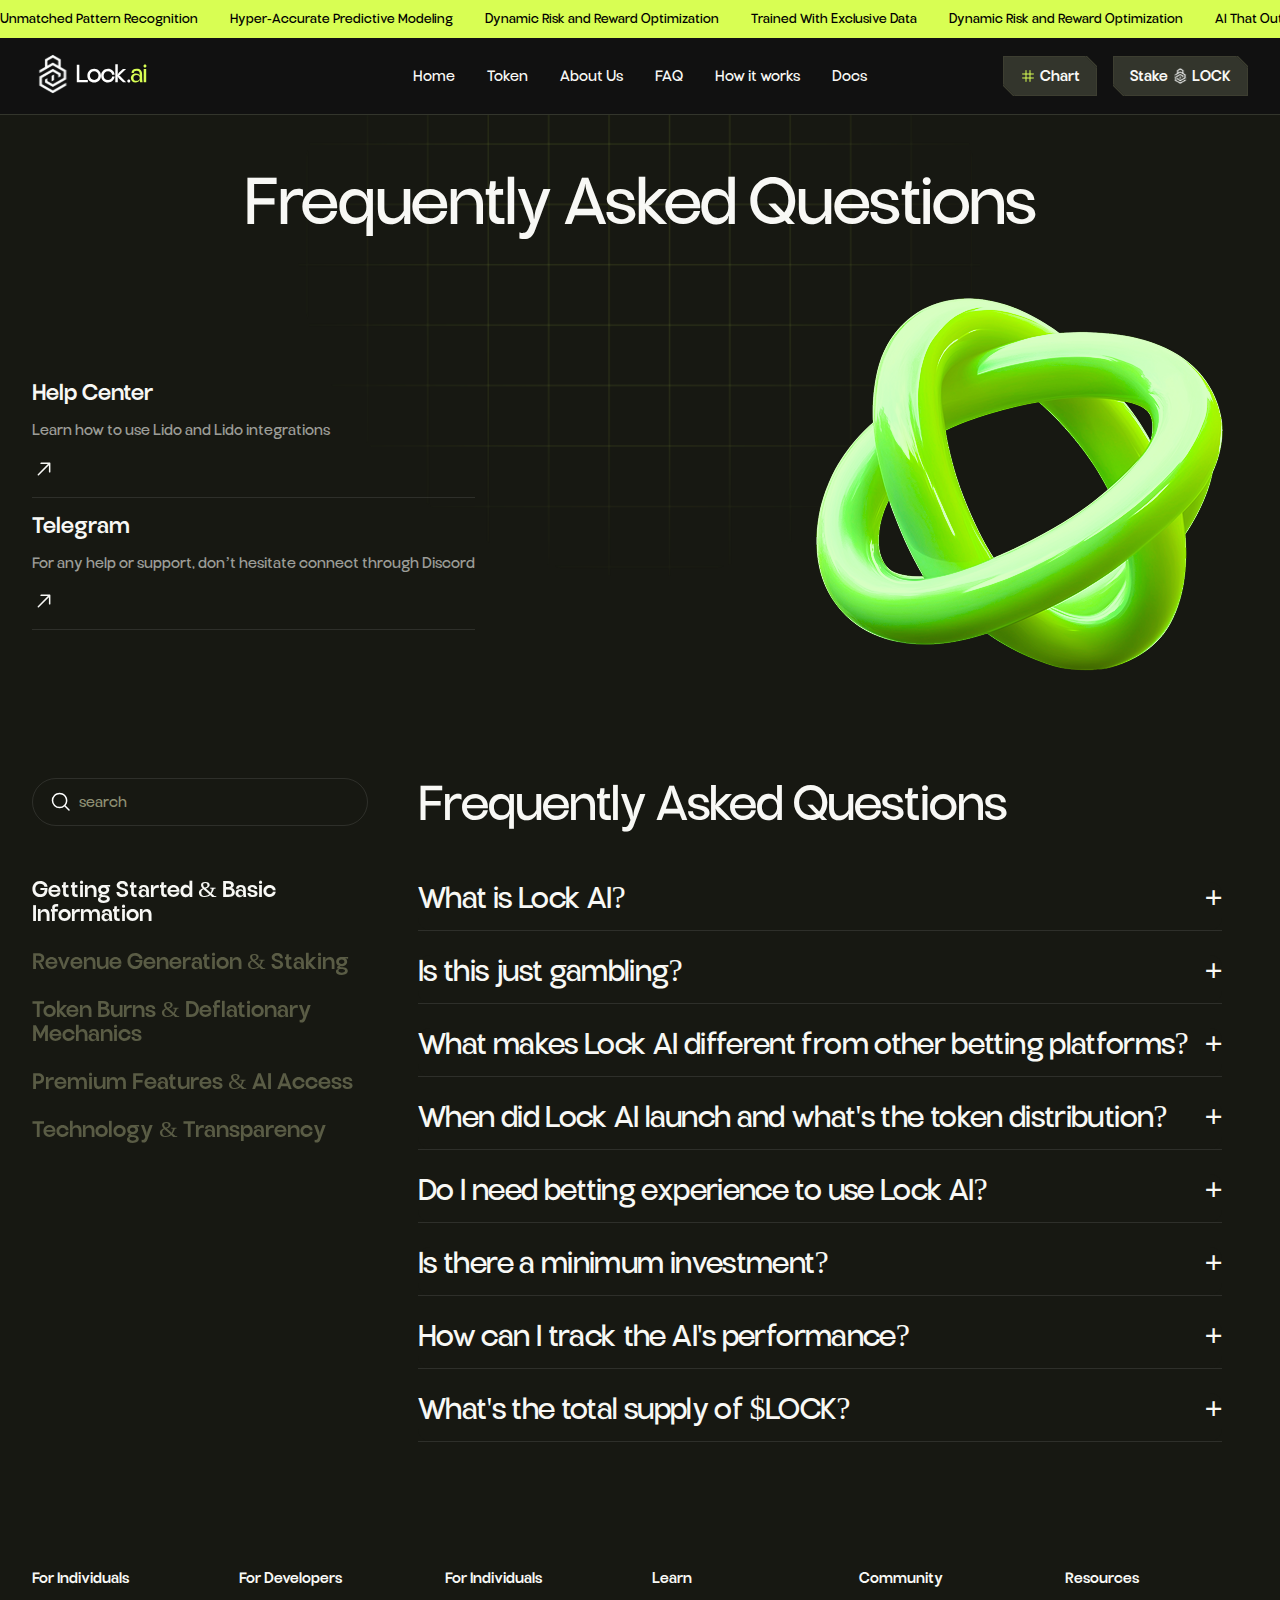
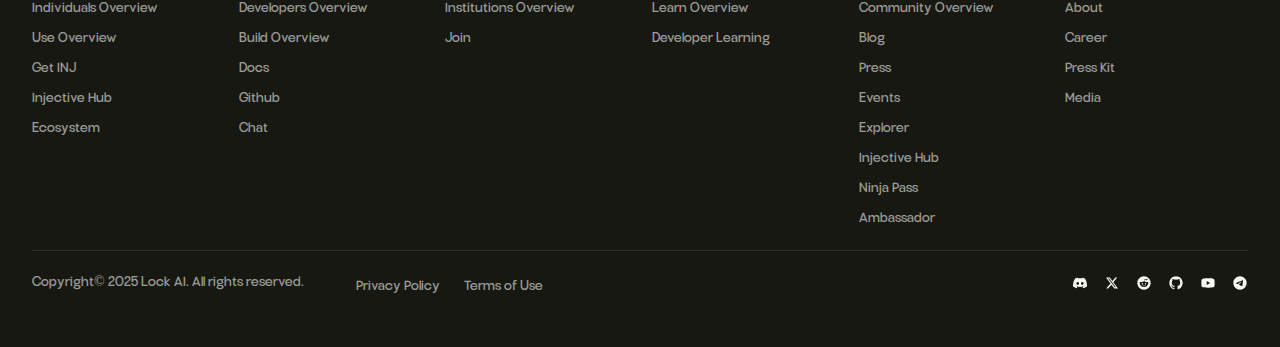
<file: faq.html>
<!DOCTYPE html>
<html lang="en">
  <head>
    <meta charset="UTF-8" />
    <meta charset="UTF-8" />
    <meta
      name="description"
      content="Discover Lock AI's revolutionary AI-powered sports betting ecosystem. Our advanced neural networks analyze 15+ sports leagues, delivering real-time predictions with proven 68%+ accuracy. Features include mobile apps, integrated betting platform, automated treasury management, and sustainable passive income generation. Transform your betting strategy with mathematical precision and join 1M+ users building generational wealth through AI-driven profit optimization."
    />
    <meta name="keywords" content="lock, AI, Sports, Predictions" />
    <meta name="author" content="Giorgi Matsukatovi" />
    <meta name="viewport" content="width=device-width, initial-scale=1.0" />
    <title>
      FAQ - Lock AI - AI-Powered Sports Betting Predictions & DeFi Profit
      Generation Platform
    </title>
    <link rel="icon" type="image/x-icon" href="./assets/img/Token.svg" />
    <link rel="stylesheet" href="./assets/css/styles.css" />
    <link rel="stylesheet" href="./assets/css/header.css" />
    <link rel="stylesheet" href="./assets/css/hero.css" />
    <link rel="stylesheet" href="./assets/css/how-it-works.css" />
    <link rel="stylesheet" href="./assets/css/perks.css" />
    <link rel="stylesheet" href="./assets/css/how-to-access.css" />
    <link rel="stylesheet" href="./assets/css/phone.css" />
    <link rel="stylesheet" href="./assets/css/team.css" />
    <link rel="stylesheet" href="./assets/css/remainder.css" />
    <link rel="stylesheet" href="./assets/css/footer.css" />
    <link rel="stylesheet" href="./assets/css/chess.css" />
    <link rel="stylesheet" href="./assets/css/faq.css" />
    <link rel="stylesheet" href="./assets/css/faq-hero.css" />
  </head>
  <body>
    <div class="section-announcement">
      <div class="section-announcement-inside">
        <p class="--regular-text">Unmatched Pattern Recognition</p>
        <p class="--regular-text">Hyper-Accurate Predictive Modeling</p>
        <p class="--regular-text">Dynamic Risk and Reward Optimization</p>
        <p class="--regular-text">Trained With Exclusive Data</p>
        <p class="--regular-text">Dynamic Risk and Reward Optimization</p>
        <p class="--regular-text">AI That Outsmarts the Odds</p>
        <p class="--regular-text">Hyper-Accurate Predictive Modeling</p>
        <p class="--regular-text">Dynamic Risk and Reward Optimization</p>
        <p class="--regular-text">Trained With Exclusive Data</p>
      </div>
      <div class="section-announcement-inside sai1">
        <p class="--regular-text">Unmatched Pattern Recognition</p>
        <p class="--regular-text">Hyper-Accurate Predictive Modeling</p>
        <p class="--regular-text">Dynamic Risk and Reward Optimization</p>
        <p class="--regular-text">Trained With Exclusive Data</p>
        <p class="--regular-text">Dynamic Risk and Reward Optimization</p>
        <p class="--regular-text">AI That Outsmarts the Odds</p>
        <p class="--regular-text">Hyper-Accurate Predictive Modeling</p>
        <p class="--regular-text">Dynamic Risk and Reward Optimization</p>
        <p class="--regular-text">Trained With Exclusive Data</p>
      </div>
      <div class="section-announcement-inside sai2">
        <p class="--regular-text">Unmatched Pattern Recognition</p>
        <p class="--regular-text">Hyper-Accurate Predictive Modeling</p>
        <p class="--regular-text">Dynamic Risk and Reward Optimization</p>
        <p class="--regular-text">Trained With Exclusive Data</p>
        <p class="--regular-text">Dynamic Risk and Reward Optimization</p>
        <p class="--regular-text">AI That Outsmarts the Odds</p>
        <p class="--regular-text">Hyper-Accurate Predictive Modeling</p>
        <p class="--regular-text">Dynamic Risk and Reward Optimization</p>
        <p class="--regular-text">Trained With Exclusive Data</p>
      </div>
      <div class="section-announcement-inside sai3">
        <p class="--regular-text">Unmatched Pattern Recognition</p>
        <p class="--regular-text">Hyper-Accurate Predictive Modeling</p>
        <p class="--regular-text">Dynamic Risk and Reward Optimization</p>
        <p class="--regular-text">Trained With Exclusive Data</p>
        <p class="--regular-text">Dynamic Risk and Reward Optimization</p>
        <p class="--regular-text">AI That Outsmarts the Odds</p>
        <p class="--regular-text">Hyper-Accurate Predictive Modeling</p>
        <p class="--regular-text">Dynamic Risk and Reward Optimization</p>
        <p class="--regular-text">Trained With Exclusive Data</p>
      </div>
    </div>

    <header class="header">
      <div class="container header-inside">
        <div class="logo-container">
          <a href="./index.html">
            <img src="./assets/img/Logo.svg" alt="LOCK.AI" />
          </a>
        </div>

        <nav class="horizontal-nav">
          <li><a href="./index.html" class="--link">Home</a></li>
          <li><a href="./token.html" class="--link">Token</a></li>
          <li><a href="./about-us.html" class="--link">About Us</a></li>
          <li><a href="./faq.html" class="--link">FAQ</a></li>
          <li><a href="./how-it-works.html" class="--link">How it works</a></li>
          <li><a href="https://docs.lockai.io/" class="--link">Docs</a></li>
        </nav>

        <nav class="header-buttons-nav">
          <a href="#" class="btn btn-secondary">
            <button>
              <svg
                width="16"
                height="16"
                viewBox="0 0 24 24"
                fill="none"
                xmlns="http://www.w3.org/2000/svg"
                class="btn-icon btn-icon-green"
              >
                <path
                  d="M20.25 14.25H15.75V9.75H20.25C20.4489 9.75 20.6397 9.67098 20.7803 9.53033C20.921 9.38968 21 9.19891 21 9C21 8.80109 20.921 8.61032 20.7803 8.46967C20.6397 8.32902 20.4489 8.25 20.25 8.25H15.75V3.75C15.75 3.55109 15.671 3.36032 15.5303 3.21967C15.3897 3.07902 15.1989 3 15 3C14.8011 3 14.6103 3.07902 14.4697 3.21967C14.329 3.36032 14.25 3.55109 14.25 3.75V8.25H9.75V3.75C9.75 3.55109 9.67098 3.36032 9.53033 3.21967C9.38968 3.07902 9.19891 3 9 3C8.80109 3 8.61032 3.07902 8.46967 3.21967C8.32902 3.36032 8.25 3.55109 8.25 3.75V8.25H3.75C3.55109 8.25 3.36032 8.32902 3.21967 8.46967C3.07902 8.61032 3 8.80109 3 9C3 9.19891 3.07902 9.38968 3.21967 9.53033C3.36032 9.67098 3.55109 9.75 3.75 9.75H8.25V14.25H3.75C3.55109 14.25 3.36032 14.329 3.21967 14.4697C3.07902 14.6103 3 14.8011 3 15C3 15.1989 3.07902 15.3897 3.21967 15.5303C3.36032 15.671 3.55109 15.75 3.75 15.75H8.25V20.25C8.25 20.4489 8.32902 20.6397 8.46967 20.7803C8.61032 20.921 8.80109 21 9 21C9.19891 21 9.38968 20.921 9.53033 20.7803C9.67098 20.6397 9.75 20.4489 9.75 20.25V15.75H14.25V20.25C14.25 20.4489 14.329 20.6397 14.4697 20.7803C14.6103 20.921 14.8011 21 15 21C15.1989 21 15.3897 20.921 15.5303 20.7803C15.671 20.6397 15.75 20.4489 15.75 20.25V15.75H20.25C20.4489 15.75 20.6397 15.671 20.7803 15.5303C20.921 15.3897 21 15.1989 21 15C21 14.8011 20.921 14.6103 20.7803 14.4697C20.6397 14.329 20.4489 14.25 20.25 14.25ZM9.75 14.25V9.75H14.25V14.25H9.75Z"
                  fill="#F8F8F5"
                />
              </svg>
              <p class="--button-text">Chart</p>

              <svg
                width="12"
                height="12"
                viewBox="0 0 12 12"
                fill="none"
                xmlns="http://www.w3.org/2000/svg"
                class="btn-top-right-corner"
              >
                <path d="M0 0L12 12V10V0H2H0Z" fill="#111111" />
                <path d="M0 0L12 12V10L2 0H0Z" fill="#3D3E31" />
              </svg>

              <svg
                width="12"
                height="12"
                viewBox="0 0 12 12"
                fill="none"
                xmlns="http://www.w3.org/2000/svg"
                class="btn-bottom-left-corner"
              >
                <path
                  d="M12 12L1.04907e-06 -1.04907e-06L8.74228e-07 2L0 12L10 12L12 12Z"
                  fill="#111111"
                />
                <path
                  d="M12 12L1.04907e-06 -1.04907e-06L8.74228e-07 2L10 12L12 12Z"
                  fill="#3D3E31"
                />
              </svg>
            </button>
          </a>

          <a href="#" class="btn btn-secondary">
            <button>
              <p class="--button-text">Stake</p>
              <img src="./assets/img/Token.svg" alt="LOCK Token" width="16px" />
              <p class="--button-text">LOCK</p>

              <svg
                width="12"
                height="12"
                viewBox="0 0 12 12"
                fill="none"
                xmlns="http://www.w3.org/2000/svg"
                class="btn-top-right-corner"
              >
                <path d="M0 0L12 12V10V0H2H0Z" fill="#111111" />
                <path d="M0 0L12 12V10L2 0H0Z" fill="#3D3E31" />
              </svg>

              <svg
                width="12"
                height="12"
                viewBox="0 0 12 12"
                fill="none"
                xmlns="http://www.w3.org/2000/svg"
                class="btn-bottom-left-corner"
              >
                <path
                  d="M12 12L1.04907e-06 -1.04907e-06L8.74228e-07 2L0 12L10 12L12 12Z"
                  fill="#111111"
                />
                <path
                  d="M12 12L1.04907e-06 -1.04907e-06L8.74228e-07 2L10 12L12 12Z"
                  fill="#3D3E31"
                />
              </svg>
            </button>
          </a>
        </nav>
      </div>
    </header>

    <div class="section-faq-hero">
      <div class="section-faq-hero-inside container-big">
        <h1 class="--h1 text-center">Frequently Asked Questions</h1>
        <div class="faq-hero-main">
          <div class="resources-container">
            <a class="resources-item" href="#">
              <h3 class="--h3">Help Center</h3>
              <p class="--big-text --text-color">
                Learn how to use Lido and Lido integrations
              </p>
              <img src="./assets/img/arrow-up.svg" alt="Open" />
            </a>
            <a class="resources-item" href="#">
              <h3 class="--h3">Telegram</h3>
              <p class="--big-text --text-color">
                For any help or support, don’t hesitate connect through Discord
              </p>
              <img src="./assets/img/arrow-up.svg" alt="Open" />
            </a>
          </div>
          <div class="faq-hero-banner-container">
            <img src="./assets/img/faq-banner.png" alt="FAQ" />
          </div>
        </div>
      </div>
    </div>

    <div class="section-faq">
      <div class="section-faq-inside container-big">
        <div class="faq-leftside-menu">
          <div class="input-and-icon-holder">
            <img src="./assets/img/search.svg" alt="Search" />
            <input
              type="text"
              placeholder="search"
              name="search"
              class="input input-search input-with-icon"
            />
          </div>
          <nav class="faq-nav">
            <li
              class="fn-li fn-li-active --h3"
              id="fn-li-0"
              onclick="changeFaqCategory(0)"
            >
              Getting Started & Basic Information
            </li>
            <li class="fn-li --h3" id="fn-li-1" onclick="changeFaqCategory(1)">
              Revenue Generation & Staking
            </li>
            <li class="fn-li --h3" id="fn-li-2" onclick="changeFaqCategory(2)">
              Token Burns & Deflationary Mechanics
            </li>
            <li class="fn-li --h3" id="fn-li-3" onclick="changeFaqCategory(3)">
              Premium Features & AI Access
            </li>
            <li class="fn-li --h3" id="fn-li-4" onclick="changeFaqCategory(4)">
              Technology & Transparency
            </li>
          </nav>
        </div>

        <div class="faq-main-content">
          <div class="faq-main-inside">
            <h2 class="--h2-2">Frequently Asked Questions</h2>
            <div class="faqs-container">
              <div class="faq-accordion faq-tree-0">
                <button class="accordion --h3-2">What is Lock AI?</button>
                <div class="panel">
                  <p class="--big-text --text-color">
                    Lock AI is the first DeFi protocol that generates real yield
                    through AI-powered sports betting. We use transformer neural
                    networks to analyze 10M+ data points daily, achieving a 65%
                    win rate and +232% annual returns. Token holders can stake
                    for weekly profit sharing or access premium features like
                    our Million Dollar Ladder.
                  </p>
                  <p class="--big-text --text-color">
                    **How do I buy LOCKtokens?∗∗YoucanpurchaseLOCK tokens?** You
                    can purchase LOCKtokens?∗∗YoucanpurchaseLOCK on Ethereum
                    through Uniswap. Make sure you have ETH in your wallet for
                    the purchase and gas fees. There's a 5% tax on all buys and
                    sells. Always verify you're using the official contract
                    address and join our community through official links only.
                  </p>
                </div>
              </div>
              <div class="faq-accordion faq-tree-0">
                <button class="accordion --h3-2">Is this just gambling?</button>
                <div class="panel">
                  <p class="--big-text --text-color">
                    No. Lock AI uses mathematical edge and AI analysis, not
                    luck. Our system processes more data in one hour than a
                    human could analyze in a lifetime, identifying value bets
                    with positive expected returns. Think of it like how hedge
                    funds use algorithms to trade stocks - we apply the same
                    principles to sports betting.
                  </p>
                </div>
              </div>
              <div class="faq-accordion faq-tree-0">
                <button class="accordion --h3-2">
                  What makes Lock AI different from other betting platforms?
                </button>
                <div class="panel">
                  <p class="--big-text --text-color">
                    Unlike traditional platforms where you bet against the
                    house, Lock AI's community shares in the profits. Our AI has
                    a proven 65% win rate (vs 52-55% for professionals), and all
                    results are transparently tracked. Plus, we're the only
                    platform that combines AI betting with DeFi tokenomics for
                    passive income.
                  </p>
                </div>
              </div>
              <div class="faq-accordion faq-tree-0">
                <button class="accordion --h3-2">
                  When did Lock AI launch and what's the token distribution?
                </button>
                <div class="panel">
                  <p class="--big-text --text-color">
                    Lock AI launched with a 100% fair launch - no VCs, no team
                    tokens, no presale. 70% went to the public, 14% reserved for
                    airdrops to reward holders, and 16% to treasury for
                    development and growth. This ensures true decentralization
                    and community ownership.
                  </p>
                </div>
              </div>
              <div class="faq-accordion faq-tree-0">
                <button class="accordion --h3-2">
                  Do I need betting experience to use Lock AI?
                </button>
                <div class="panel">
                  <p class="--big-text --text-color">
                    No betting experience is required! If you're just staking
                    for passive income, the AI handles everything. Even for
                    premium features like the ladders, you simply follow the
                    AI's picks - no analysis needed. We've made it so simple
                    that anyone can participate and profit.
                  </p>
                  <p class="--big-text --text-color">
                    **What blockchain is LOCKon?∗∗LOCK on?** LOCKon?∗∗LOCK is an
                    ERC-20 token on Ethereum. We chose Ethereum for its
                    security, liquidity, and widespread adoption. The contract
                    is verified and audited, with all transactions transparent
                    on-chain.
                  </p>
                </div>
              </div>
              <div class="faq-accordion faq-tree-0">
                <button class="accordion --h3-2">
                  Is there a minimum investment?
                </button>
                <div class="panel">
                  <p class="--big-text --text-color">
                    There's no minimum to buy
                    LOCKtokens.Forpremiumfeatures:the50KStairwaystartsatjustLOCK
                    tokens. For premium features: the 50K Stairway starts at
                    just
                    LOCKtokens.Forpremiumfeatures:the50KStairwaystartsatjust50
                    per attempt, while the Million Dollar Ladder requires
                    $1,000. Staking has no minimum, though larger stakes earn
                    proportionally more from the weekly profit distributions.
                  </p>
                </div>
              </div>
              <div class="faq-accordion faq-tree-0">
                <button class="accordion --h3-2">
                  How can I track the AI's performance?
                </button>
                <div class="panel">
                  <p class="--big-text --text-color">
                    Join our official Telegram where all picks are posted with
                    timestamps and results are verified daily. We maintain a
                    complete public record of all 2000+ picks showing our 65%
                    win rate. You can also see real member wins and withdrawals
                    posted regularly.
                  </p>
                </div>
              </div>
              <div class="faq-accordion faq-tree-0">
                <button class="accordion --h3-2">
                  What's the total supply of $LOCK?
                </button>
                <div class="panel">
                  <p class="--big-text --text-color">
                    Total supply is 1 billion tokens. With multiple burn
                    mechanisms reducing supply daily (ladder access, daily
                    parlays, etc.), the token becomes increasingly scarce over
                    time, driving value for holders.
                  </p>
                </div>
              </div>
              <div class="faq-accordion hidden faq-tree-1">
                <button class="accordion --h3-2">
                  How does the Weekly Infinity Pool work?
                </button>
                <div class="panel">
                  <p class="--big-text --text-color">
                    The Infinity Pool is funded by transaction taxes and grows
                    continuously. Every week, our AI bets this pool across
                    multiple sports. 50% of profits are distributed to all
                    stakers, while 50% compounds back into the pool for bigger
                    future payouts. As the pool grows from 10Kto10K to 10Kto100K
                    to $1M+, your weekly passive income scales proportionally.
                  </p>
                </div>
              </div>
              <div class="faq-accordion hidden faq-tree-1">
                <button class="accordion --h3-2">
                  What returns can I expect from staking?
                </button>
                <div class="panel">
                  <p class="--big-text --text-color">
                    While returns vary based on pool size and AI performance,
                    our AI maintains a +232% annual ROI. Unlike traditional DeFi
                    yields that come from token inflation, our yields come from
                    actual betting profits. Members are already earning
                    significant weekly income, with some reporting $128K+
                    monthly from ladder participation.
                  </p>
                </div>
              </div>
              <div class="faq-accordion hidden faq-tree-1">
                <button class="accordion --h3-2">
                  How often are staking rewards distributed?
                </button>
                <div class="panel">
                  <p class="--big-text --text-color">
                    Rewards are distributed every Monday. You can claim your
                    share of the week's betting profits directly to your wallet.
                    The amount depends on your staking percentage and the pool's
                    performance that week.
                  </p>
                </div>
              </div>
              <div class="faq-accordion hidden faq-tree-1">
                <button class="accordion --h3-2">Can I unstake anytime?</button>
                <div class="panel">
                  <p class="--big-text --text-color">
                    Yes, Lock AI allows flexible staking with no lock-up
                    periods. You can stake or unstake at any time, though we
                    recommend long-term staking to maximize compound returns
                    from the growing pool.
                  </p>
                </div>
              </div>
              <div class="faq-accordion hidden faq-tree-1">
                <button class="accordion --h3-2">
                  How is this sustainable long-term?
                </button>
                <div class="panel">
                  <p class="--big-text --text-color">
                    Unlike inflationary DeFi projects, our yield comes from
                    mathematical edge against sportsbooks, not token printing.
                    With a 65% win rate and growing pool size, the system
                    becomes more profitable over time. Every bet makes our AI
                    smarter, improving returns.
                  </p>
                </div>
              </div>
              <div class="faq-accordion hidden faq-tree-1">
                <button class="accordion --h3-2">
                  What happens to the 50% that stays in the pool?
                </button>
                <div class="panel">
                  <p class="--big-text --text-color">
                    The 50% that remains in the Infinity Pool compounds week
                    over week, growing the base betting bankroll. This means
                    larger bets, bigger wins, and increased weekly distributions
                    for all stakers. It's designed for exponential growth -
                    imagine when the pool hits 10Mandyou′reearningfrom10M and
                    you're earning from 10Mandyou′reearningfrom500K+ in weekly
                    profits.
                  </p>
                </div>
              </div>
              <div class="faq-accordion hidden faq-tree-1">
                <button class="accordion --h3-2">
                  How is my share of profits calculated?
                </button>
                <div class="panel">
                  <p class="--big-text --text-color">
                    Your profit share is proportional to your percentage of the
                    total staking pool. If you stake 1% of all staked tokens,
                    you receive 1% of the weekly profit distribution. The more
                    you stake and the longer you stay staked, the more you earn.
                  </p>
                  <p class="--big-text --text-color">
                    **Are staking rewards paid in
                    LOCKorETH?∗∗StakingrewardsaretypicallydistributedinLOCK or
                    ETH?** Staking rewards are typically distributed in
                    LOCKorETH?∗∗StakingrewardsaretypicallydistributedinLOCK
                    tokens, which you can hold for compounding benefits or sell
                    for ETH/stablecoins. This creates additional buy pressure as
                    new users need $LOCK to access the ecosystem.
                  </p>
                </div>
              </div>
              <div class="faq-accordion hidden faq-tree-1">
                <button class="accordion --h3-2">
                  What's the APY for staking?
                </button>
                <div class="panel">
                  <p class="--big-text --text-color">
                    We don't promise fixed APYs because our returns come from
                    real betting profits, not inflation. Based on historical
                    performance, stakers can expect to significantly outperform
                    traditional DeFi yields. As the pool grows and compounds,
                    returns become increasingly attractive.
                  </p>
                </div>
              </div>
              <div class="faq-accordion hidden faq-tree-1">
                <button class="accordion --h3-2">
                  Can I stake and use premium features simultaneously?
                </button>
                <div class="panel">
                  <p class="--big-text --text-color">
                    Absolutely! Many users stake their core holdings for passive
                    income while burning smaller amounts to access features like
                    the Million Dollar Ladder or 50K Stairway. This maximizes
                    your earning potential from multiple revenue streams.
                  </p>
                </div>
              </div>
              <div class="faq-accordion hidden faq-tree-2">
                <button class="accordion --h3-2">
                  What is the Daily Bet Burn?
                </button>
                <div class="panel">
                  <p class="--big-text --text-color">
                    Every day,
                    100fromtaxesgoesintoanAIsportsbet.Ifitwins,wedoubleitthenextday.Thiscontinuesuntilwehitamilestone(100
                    from taxes goes into an AI sports bet. If it wins, we double
                    it the next day. This continues until we hit a milestone
                    (100fromtaxesgoesintoanAIsportsbet.Ifitwins,wedoubleitthenextday.Thiscontinuesuntilwehitamilestone(1,600+)
                    where holders vote to either burn the tokens or let it ride.
                    The maximum burn is $100K after 10 consecutive wins,
                    creating massive deflationary pressure.
                  </p>
                </div>
              </div>
              <div class="faq-accordion hidden faq-tree-2">
                <button class="accordion --h3-2">
                  How do burn mechanisms increase my token value?
                </button>
                <div class="panel">
                  <p class="--big-text --text-color">
                    Burns permanently remove tokens from circulation. When
                    supply decreases while demand remains constant or grows,
                    price naturally increases. Our multiple burn mechanisms
                    (daily parlays, ladder access, future features) create
                    consistent deflationary pressure that compounds over time.
                  </p>
                </div>
              </div>
              <div class="faq-accordion hidden faq-tree-2">
                <button class="accordion --h3-2">
                  What other burns exist besides daily parlays?
                </button>
                <div class="panel">
                  <p class="--big-text --text-color">
                    - Million Dollar Ladder access: 500monthlyor500 monthly or
                  </p>
                  <p class="--big-text --text-color">
                    - 500monthlyor2,500 yearly burn 50K Stairway access:
                  </p>
                  <p class="--big-text --text-color">
                    - 100monthlyor100 monthly or 100monthlyor500 yearly burn
                  </p>
                  <p class="--big-text --text-color">
                    - Future premium features will require burns Community can
                  </p>
                  <p class="--big-text --text-color">
                    - vote for special event burns
                  </p>
                </div>
              </div>
              <div class="faq-accordion hidden faq-tree-2">
                <button class="accordion --h3-2">
                  Are burns immediate or distributed?
                </button>
                <div class="panel">
                  <p class="--big-text --text-color">
                    Burns are strategically distributed over time to create
                    sustained buy pressure rather than volatile pump-and-dump
                    events. This prevents traders from front-running burns and
                    ensures steady price appreciation.
                  </p>
                </div>
              </div>
              <div class="faq-accordion hidden faq-tree-2">
                <button class="accordion --h3-2">
                  How much supply could be burned annually?
                </button>
                <div class="panel">
                  <p class="--big-text --text-color">
                    With daily parlays potentially burning up to $100K multiple
                    times per year, plus thousands of ladder access burns, we
                    could see 5-10% of total supply burned annually. As token
                    price increases, the deflationary impact becomes even more
                    significant.
                  </p>
                </div>
              </div>
              <div class="faq-accordion hidden faq-tree-2">
                <button class="accordion --h3-2">
                  Who decides when to burn vs let parlays ride?
                </button>
                <div class="panel">
                  <p class="--big-text --text-color">
                    The community votes! When daily parlays reach
                    1,600+,tokenholdersvotewhethertotaketheburnorcontinuebuildingtowardthe1,600+,
                    token holders vote whether to take the burn or continue
                    building toward the
                    1,600+,tokenholdersvotewhethertotaketheburnorcontinuebuildingtowardthe100K
                    maximum. This creates incredible engagement and gives
                    holders direct control over deflationary events.
                  </p>
                  <p class="--big-text --text-color">
                    **Can the daily parlay really hit
                    100K?∗∗Yes!Itrequires10consecutivewinsstartingfrom100K?**
                    Yes! It requires 10 consecutive wins starting from
                    100K?∗∗Yes!Itrequires10consecutivewinsstartingfrom100, with
                    each win doubling the pot. While challenging, our AI's 65%
                    win rate makes it mathematically possible. Even reaching
                    25Kor25K or 25Kor50K creates massive burns that benefit all
                    holders.
                  </p>
                </div>
              </div>
              <div class="faq-accordion hidden faq-tree-2">
                <button class="accordion --h3-2">
                  How often do ladder access burns happen?
                </button>
                <div class="panel">
                  <p class="--big-text --text-color">
                    With hundreds of active users burning tokens for ladder
                    access monthly, we see consistent daily burns. As more users
                    discover the profit potential of turning 50into50 into
                    50into50K or 1Kinto1K into 1Kinto1M, burn volume increases
                    exponentially.
                  </p>
                </div>
              </div>
              <div class="faq-accordion hidden faq-tree-2">
                <button class="accordion --h3-2">
                  Do burns happen even in bear markets?
                </button>
                <div class="panel">
                  <p class="--big-text --text-color">
                    Yes! Burns are built into core utility functions that users
                    need regardless of market conditions. People burn for ladder
                    access to make money, not for speculation. This creates
                    sustainable deflationary pressure independent of market
                    sentiment.
                  </p>
                </div>
              </div>
              <div class="faq-accordion hidden faq-tree-2">
                <button class="accordion --h3-2">
                  What's the long-term supply target?
                </button>
                <div class="panel">
                  <p class="--big-text --text-color">
                    We don't have a fixed target - the market decides through
                    usage. With multiple burn mechanisms and growing adoption,
                    we could see supply cut by 50% or more over several years.
                    Scarcer supply with increasing utility equals higher token
                    value.
                  </p>
                </div>
              </div>
              <div class="faq-accordion hidden faq-tree-3">
                <button class="accordion --h3-2">
                  What is the Million Dollar Ladder?
                </button>
                <div class="panel">
                  <p class="--big-text --text-color">
                    It's a premium feature where our AI constructs a path from
                    1,000to1,000 to 1,000to1,000,000 through 10 consecutive
                    winning bets. Access requires burning 500(monthly)or500
                    (monthly) or 500(monthly)or2,500 (yearly) of
                    LOCK.Eachbetaimstonearlydoubleyourbankroll.MembersarealreadyreachingLOCK.
                    Each bet aims to nearly double your bankroll. Members are
                    already reaching
                    LOCK.Eachbetaimstonearlydoubleyourbankroll.Membersarealreadyreaching128K+
                    at bet 8.
                  </p>
                </div>
              </div>
              <div class="faq-accordion hidden faq-tree-3">
                <button class="accordion --h3-2">
                  How does the 50K Stairway differ from the Million Dollar
                  Ladder?
                </button>
                <div class="panel">
                  <p class="--big-text --text-color">
                    The 50K Stairway starts with just 50insteadof50 instead of
                    50insteadof1,000, making it accessible to more users. It
                    costs 100(monthly)or100 (monthly) or 100(monthly)or500
                    (yearly) to access. The AI optimizes picks differently for
                    smaller bankrolls, but the goal remains the same: 10 wins to
                    massive profits.
                  </p>
                </div>
              </div>
              <div class="faq-accordion hidden faq-tree-3">
                <button class="accordion --h3-2">
                  How often do ladder access burns happen?
                </button>
                <div class="panel">
                  <p class="--big-text --text-color">
                    With hundreds of active users burning tokens for ladder
                    access monthly, we see consistent daily burns. As more users
                    discover the profit potential of turning 50into50 into
                    50into50K or 1Kinto1K into 1Kinto1M, burn volume increases
                    exponentially.
                  </p>
                </div>
              </div>
              <div class="faq-accordion hidden faq-tree-3">
                <button class="accordion --h3-2">
                  What is Lock of the Day?
                </button>
                <div class="panel">
                  <p class="--big-text --text-color">
                    Holders of 0.5% or more of total supply get exclusive access
                    to the AI's #1 highest confidence pick daily. This is the
                    crown jewel pick - while the AI makes multiple bets for the
                    revenue pool, major holders get the single best opportunity
                    for personal betting.
                  </p>
                </div>
              </div>
              <div class="faq-accordion hidden faq-tree-3">
                <button class="accordion --h3-2">
                  Can I see the AI's picks without burning tokens?
                </button>
                <div class="panel">
                  <p class="--big-text --text-color">
                    All token holders benefit from AI picks through the staking
                    pool. To access picks for personal betting, you need to
                    either hold 0.5% of supply for Lock of the Day or burn
                    tokens for ladder access. This protects the edge for all
                    stakers while rewarding premium users.
                  </p>
                </div>
              </div>
              <div class="faq-accordion hidden faq-tree-3">
                <button class="accordion --h3-2">
                  What's the success rate for ladder attempts?
                </button>
                <div class="panel">
                  <p class="--big-text --text-color">
                    While reaching $1M requires 10 consecutive wins
                    (statistically challenging), 50% of users reach bet 5 (16x
                    returns) and 25% reach bet 7 (64x returns). Even "failing"
                    midway through often means multiplying your initial
                    investment significantly.
                  </p>
                </div>
              </div>
              <div class="faq-accordion hidden faq-tree-3">
                <button class="accordion --h3-2">
                  Can I cash out during a ladder attempt?
                </button>
                <div class="panel">
                  <p class="--big-text --text-color">
                    Yes! You can exit your ladder attempt at any point and keep
                    your profits. Many users set targets like cashing out at
                    10Kor10K or 10Kor50K rather than risking the full journey to
                    $1M. Smart bankroll management is encouraged.
                  </p>
                </div>
              </div>
              <div class="faq-accordion hidden faq-tree-3">
                <button class="accordion --h3-2">
                  How many ladder attempts do I get with one burn?
                </button>
                <div class="panel">
                  <p class="--big-text --text-color">
                    Monthly burns give you unlimited attempts for 30 days.
                    Yearly burns provide 365 days of unlimited attempts. This
                    means if you fail at bet 3, you can immediately start again
                    with a new 1,000(or1,000 (or 1,000(or50 for Stairway)
                  </p>
                </div>
              </div>
              <div class="faq-accordion hidden faq-tree-3">
                <button class="accordion --h3-2">
                  Are ladder picks different from pool picks?
                </button>
                <div class="panel">
                  <p class="--big-text --text-color">
                    Yes, ladder picks are specifically optimized for your
                    journey. The AI selects bets with the best risk/reward ratio
                    for doubling your money, which may differ from picks made
                    for the larger betting pool.
                  </p>
                </div>
              </div>
              <div class="faq-accordion hidden faq-tree-3">
                <button class="accordion --h3-2">
                  Can I follow other users' ladder attempts?
                </button>
                <div class="panel">
                  <p class="--big-text --text-color">
                    Yes! Our Telegram community shares their ladder journeys in
                    real-time. You can watch others progress, learn from their
                    experiences, and celebrate wins together. Several members
                    have built followings around their ladder attempts.
                  </p>
                </div>
              </div>
              <div class="faq-accordion hidden faq-tree-3">
                <button class="accordion --h3-2">
                  What sports do ladder picks cover?
                </button>
                <div class="panel">
                  <p class="--big-text --text-color">
                    The AI selects from all available sports to find the best
                    opportunities. This might be NFL one day, NBA the next, or
                    even tennis or soccer. The AI doesn't care about the sport -
                    only about finding mathematical edge for your ladder
                    progression.
                  </p>
                </div>
              </div>
              <div class="faq-accordion hidden faq-tree-4">
                <button class="accordion --h3-2">
                  How does the AI actually work?
                </button>
                <div class="panel">
                  <p class="--big-text --text-color">
                    Lock AI uses seven specialized AI models working together:
                    pattern recognition, momentum tracking, matchup analysis,
                    environmental factors, market analysis, sentiment scanning,
                    and a meta-brain that combines all predictions. We process
                    10M+ data points daily across 20 years of historical data.
                  </p>
                </div>
              </div>
              <div class="faq-accordion hidden faq-tree-4">
                <button class="accordion --h3-2">
                  Can I verify the AI's track record?
                </button>
                <div class="panel">
                  <p class="--big-text --text-color">
                    Yes! Every pick is timestamped and results are posted
                    publicly. We've tracked 2000+ picks with a verified 65% win
                    rate. Unlike other platforms that hide losses, we maintain
                    complete transparency. Check our Telegram for daily results.
                  </p>
                </div>
              </div>
              <div class="faq-accordion hidden faq-tree-4">
                <button class="accordion --h3-2">
                  What happens if the AI has a losing streak?
                </button>
                <div class="panel">
                  <p class="--big-text --text-color">
                    Sports betting has variance - even with a 65% win rate,
                    losing streaks happen. Our bankroll management ensures the
                    pool survives downswings. The AI also learns from every
                    loss, adjusting strategies to maintain long-term
                    profitability. Historical data shows consistent recovery and
                    growth.
                  </p>
                </div>
              </div>
              <div class="faq-accordion hidden faq-tree-4">
                <button class="accordion --h3-2">
                  Is the AI technology proprietary?
                </button>
                <div class="panel">
                  <p class="--big-text --text-color">
                    Yes, while we share how our system works conceptually, the
                    specific algorithms, data sources, and proprietary
                    techniques remain protected. We use similar infrastructure
                    to multi-million dollar syndicates but make it accessible to
                    everyone through $LOCK.
                  </p>
                </div>
              </div>
              <div class="faq-accordion hidden faq-tree-4">
                <button class="accordion --h3-2">
                  How often is the AI updated?
                </button>
                <div class="panel">
                  <p class="--big-text --text-color">
                    Our AI improves continuously through machine learning. Every
                    bet provides data that refines our models. Major updates
                    happen quarterly, with constant micro-adjustments daily.
                    We're also developing computer vision for game analysis and
                    deeper NLP for news scanning.
                  </p>
                </div>
              </div>
              <div class="faq-accordion hidden faq-tree-4">
                <button class="accordion --h3-2">
                  What data sources does the AI analyze?
                </button>
                <div class="panel">
                  <p class="--big-text --text-color">
                    Our AI ingests data from 50+ sportsbooks, historical
                    databases spanning 20 years, real-time injury reports,
                    weather services, social media sentiment, news outlets, and
                    proprietary sources we've developed. The combination creates
                    an information advantage over any single source.
                  </p>
                </div>
              </div>
              <div class="faq-accordion hidden faq-tree-4">
                <button class="accordion --h3-2">
                  Can the AI's edge disappear as markets get more efficient?
                </button>
                <div class="panel">
                  <p class="--big-text --text-color">
                    While markets evolve, our AI evolves faster. We're
                    constantly finding new inefficiencies, developing new
                    models, and expanding data sources. Plus, human bettors will
                    always create inefficiencies through emotional betting that
                    our AI exploits.
                  </p>
                </div>
              </div>
              <div class="faq-accordion hidden faq-tree-4">
                <button class="accordion --h3-2">
                  How do you prevent the AI picks from being leaked?
                </button>
                <div class="panel">
                  <p class="--big-text --text-color">
                    We use multiple safeguards: token-gated access through
                    defender bots, different picks for different products (pool
                    vs ladders vs Lock of the Day), and community policies with
                    permanent bans for leaking. This protects the edge for all
                    holders.
                  </p>
                </div>
              </div>
              <div class="faq-accordion hidden faq-tree-4">
                <button class="accordion --h3-2">
                  What's your uptime guarantee?
                </button>
                <div class="panel">
                  <p class="--big-text --text-color">
                    Our cloud-distributed infrastructure maintains 99.99%
                    uptime. We have automated failsafes and redundancies to
                    ensure the AI never misses profitable opportunities. Even
                    during maintenance, backup systems continue analyzing and
                    betting.
                  </p>
                </div>
              </div>
              <div class="faq-accordion hidden faq-tree-4">
                <button class="accordion --h3-2">
                  Can I see the AI's confidence level for each pick?
                </button>
                <div class="panel">
                  <p class="--big-text --text-color">
                    Yes, premium feature users see confidence scores for their
                    picks. The AI rates each opportunity based on expected
                    value, historical performance in similar spots, and current
                    market conditions. This helps users understand why each pick
                    was selected.
                  </p>
                </div>
              </div>
            </div>
          </div>
        </div>
      </div>
    </div>

    <footer class="section-footer">
      <div class="section-footer-inside container-big">
        <div class="footer-top">
          <nav class="footer-top-nav">
            <h4 class="--button-text">For Individuals</h4>
            <li class="ftn-li">
              <a href="#" class="--text-color --regular-text"
                >Individuals Overview</a
              >
            </li>
            <li class="ftn-li">
              <a href="#" class="--text-color --regular-text">Use Overview</a>
            </li>
            <li class="ftn-li">
              <a href="#" class="--text-color --regular-text">Get INJ</a>
            </li>
            <li class="ftn-li">
              <a href="#" class="--text-color --regular-text">Injective Hub</a>
            </li>
            <li class="ftn-li">
              <a href="#" class="--text-color --regular-text">Ecosystem</a>
            </li>
          </nav>
          <nav class="footer-top-nav">
            <h4 class="--button-text">For Developers</h4>
            <li class="ftn-li">
              <a href="#" class="--text-color --regular-text"
                >Developers Overview</a
              >
            </li>
            <li class="ftn-li">
              <a href="#" class="--text-color --regular-text">Build Overview</a>
            </li>
            <li class="ftn-li">
              <a href="#" class="--text-color --regular-text">Docs</a>
            </li>
            <li class="ftn-li">
              <a href="#" class="--text-color --regular-text">Github</a>
            </li>
            <li class="ftn-li">
              <a href="#" class="--text-color --regular-text">Chat</a>
            </li>
          </nav>
          <nav class="footer-top-nav">
            <h4 class="--button-text">For Individuals</h4>
            <li class="ftn-li">
              <a href="#" class="--text-color --regular-text"
                >Institutions Overview</a
              >
            </li>
            <li class="ftn-li">
              <a href="#" class="--text-color --regular-text">Join</a>
            </li>
          </nav>
          <nav class="footer-top-nav">
            <h4 class="--button-text">Learn</h4>
            <li class="ftn-li">
              <a href="#" class="--text-color --regular-text">Learn Overview</a>
            </li>
            <li class="ftn-li">
              <a href="#" class="--text-color --regular-text"
                >Developer Learning</a
              >
            </li>
          </nav>
          <nav class="footer-top-nav">
            <h4 class="--button-text">Community</h4>
            <li class="ftn-li">
              <a href="#" class="--text-color --regular-text"
                >Community Overview</a
              >
            </li>
            <li class="ftn-li">
              <a href="#" class="--text-color --regular-text">Blog</a>
            </li>
            <li class="ftn-li">
              <a href="#" class="--text-color --regular-text">Press</a>
            </li>
            <li class="ftn-li">
              <a href="#" class="--text-color --regular-text">Events</a>
            </li>
            <li class="ftn-li">
              <a href="#" class="--text-color --regular-text">Explorer</a>
            </li>
            <li class="ftn-li">
              <a href="#" class="--text-color --regular-text">Injective Hub</a>
            </li>
            <li class="ftn-li">
              <a href="#" class="--text-color --regular-text">Ninja Pass</a>
            </li>
            <li class="ftn-li">
              <a href="#" class="--text-color --regular-text">Ambassador</a>
            </li>
          </nav>
          <nav class="footer-top-nav">
            <h4 class="--button-text">Resources</h4>
            <li class="ftn-li">
              <a href="#" class="--text-color --regular-text">About</a>
            </li>
            <li class="ftn-li">
              <a href="#" class="--text-color --regular-text">Career</a>
            </li>
            <li class="ftn-li">
              <a href="#" class="--text-color --regular-text">Press Kit</a>
            </li>
            <li class="ftn-li">
              <a href="#" class="--text-color --regular-text">Media</a>
            </li>
          </nav>
        </div>
        <div class="divider-line"></div>
        <div class="footer-bottom">
          <p class="--text-color --regular-text">
            Copyright© 2025 Lock AI. All rights reserved.
          </p>
          <nav class="footer-bottom-nav">
            <li class="fbn-li">
              <a href="#" class="--regular-text --text-color">Privacy Policy</a>
            </li>
            <li class="fbn-li">
              <a href="#" class="--regular-text --text-color">Terms of Use</a>
            </li>
          </nav>

          <nav class="footer-bottom-socials-nav">
            <li class="fbsn-li">
              <a href="#"
                ><img src="./assets/img/Discord.svg" alt="Discord"
              /></a>
            </li>
            <li class="fbsn-li">
              <a href="#"
                ><img src="./assets/img/Twitter.svg" alt="Twitter"
              /></a>
            </li>
            <li class="fbsn-li">
              <a href="#"><img src="./assets/img/Reddit.svg" alt="Reddit" /></a>
            </li>
            <li class="fbsn-li">
              <a href="#"><img src="./assets/img/Github.svg" alt="Github" /></a>
            </li>
            <li class="fbsn-li">
              <a href="#"
                ><img src="./assets/img/Youtube.svg" alt="Youtube"
              /></a>
            </li>
            <li class="fbsn-li">
              <a href="#"
                ><img src="./assets/img/Telegram.svg" alt="Telegram"
              /></a>
            </li>
          </nav>
        </div>
      </div>
    </footer>

    <script src="./assets/js/perks.js"></script>
    <script src="./assets/js/faq.js"></script>
  </body>
</html>
</file>
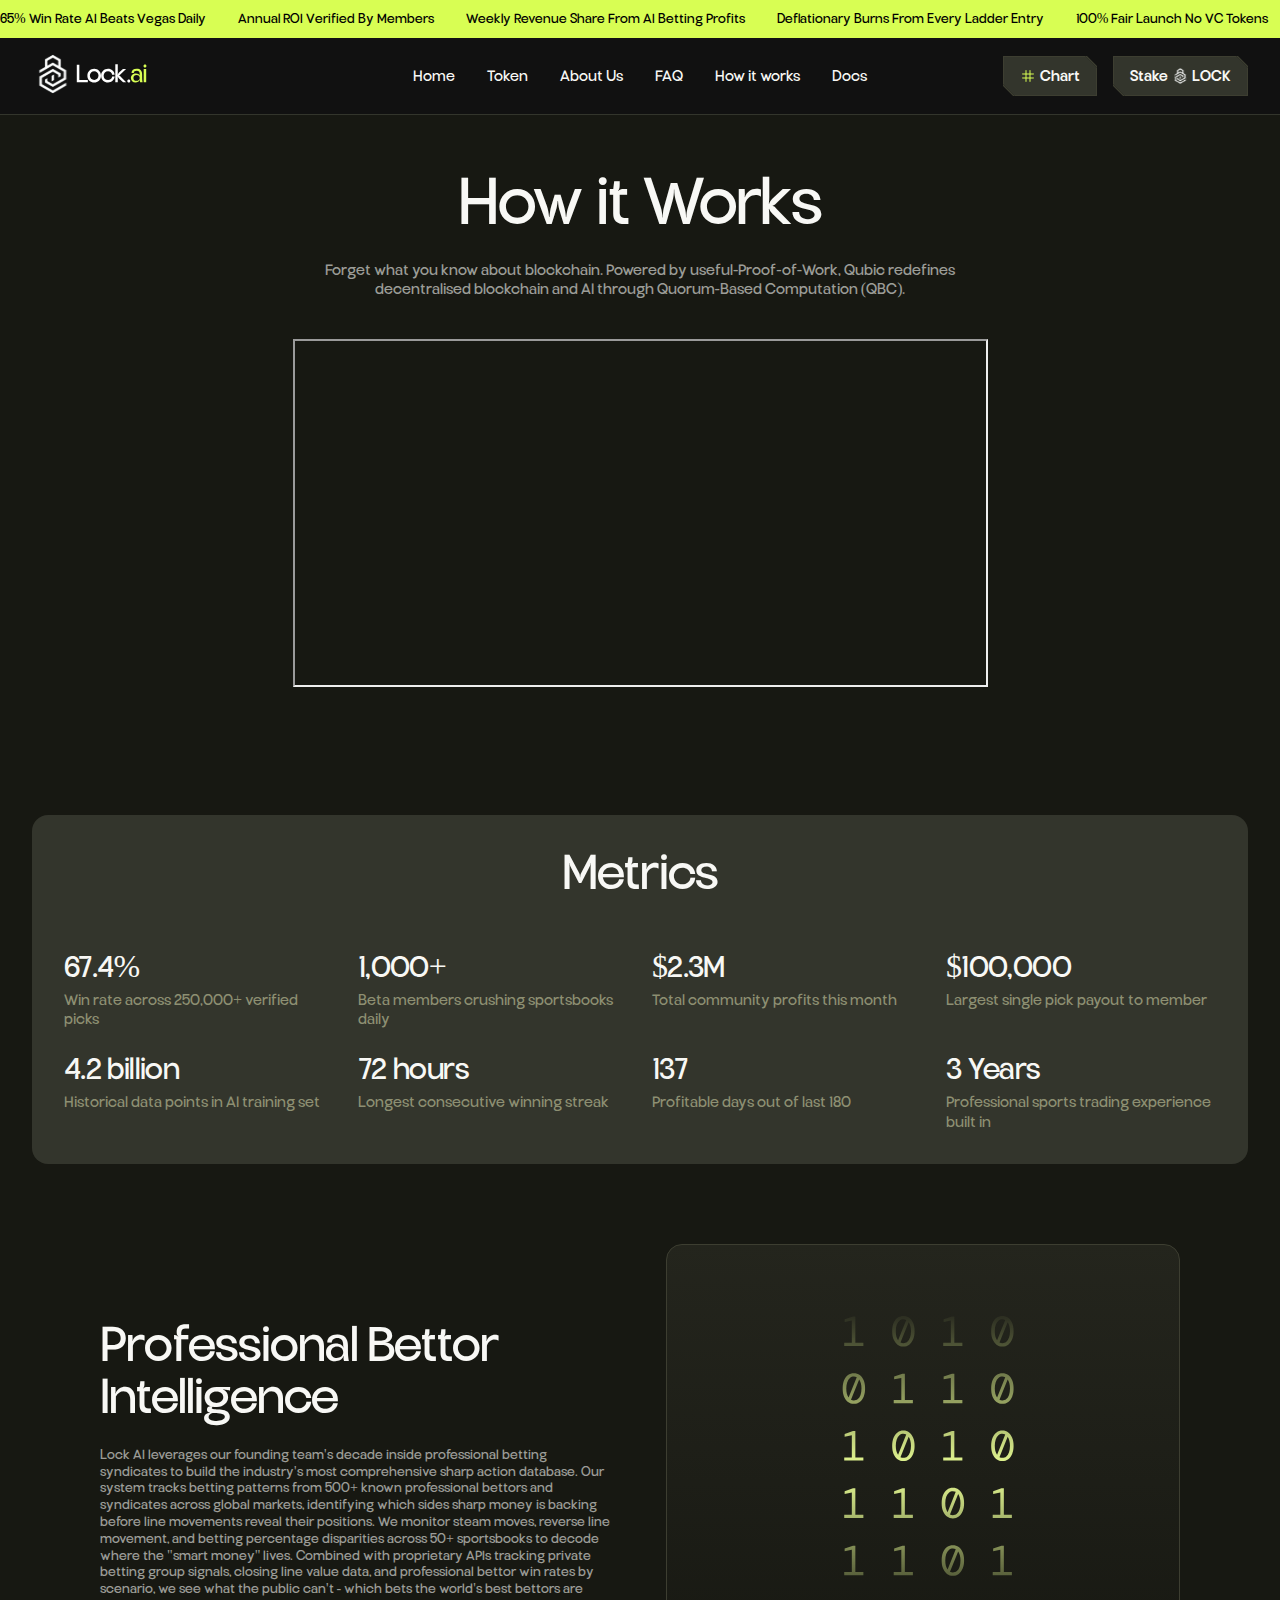
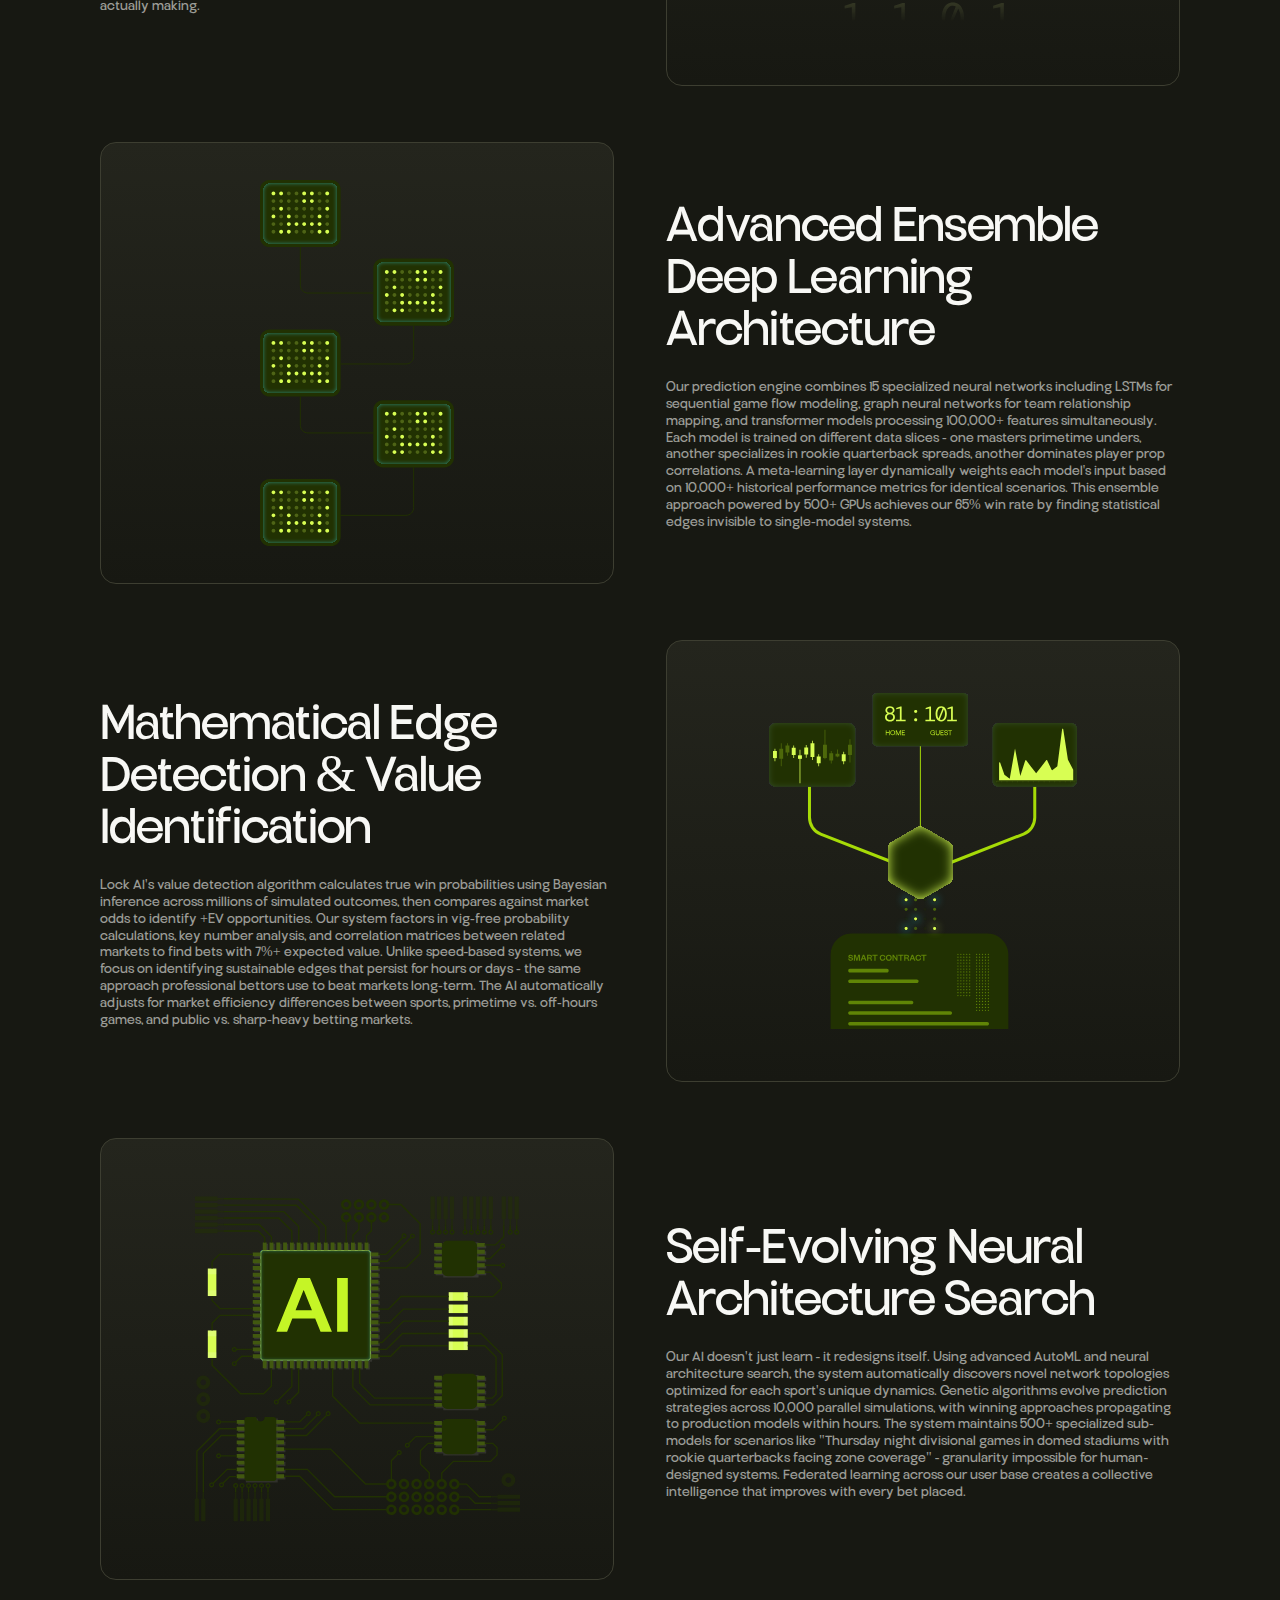
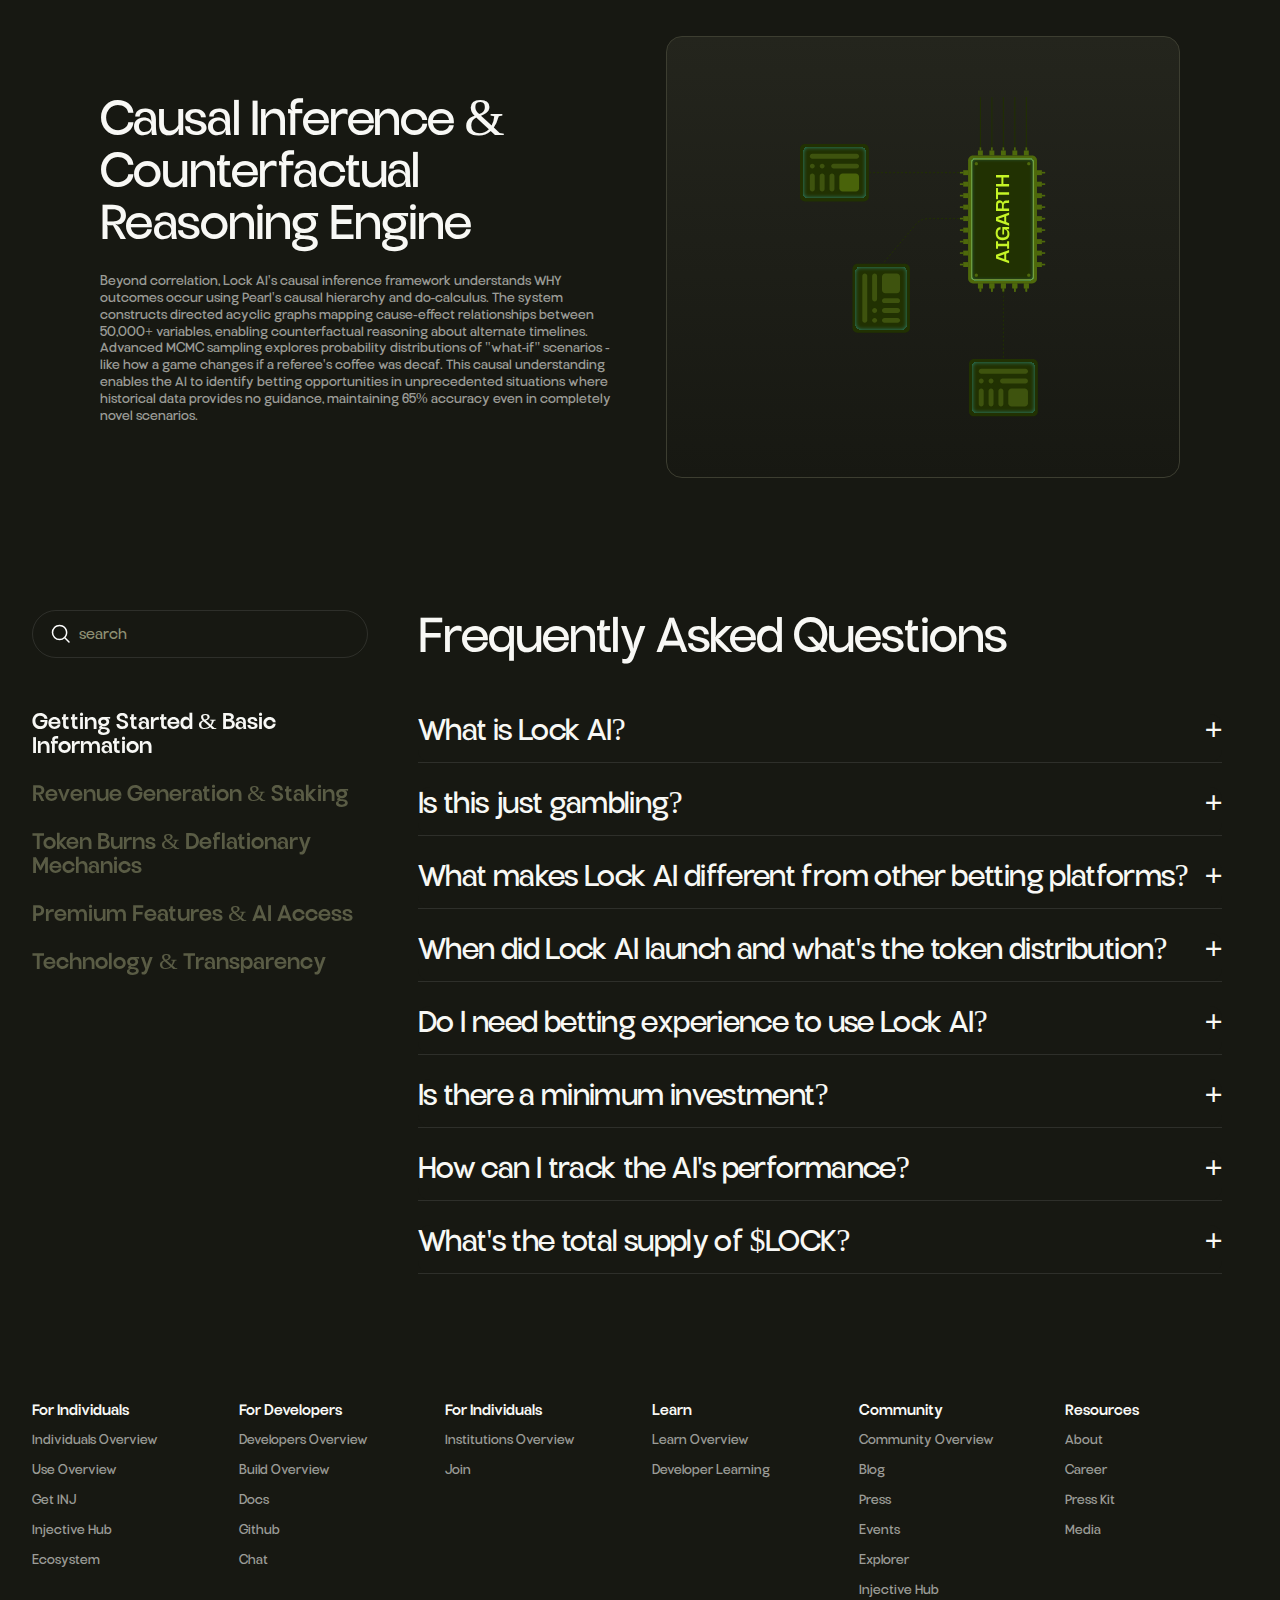
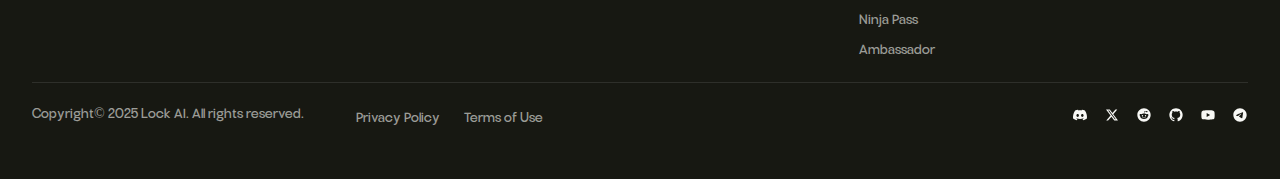
<file: how-it-works.html>
<!DOCTYPE html>
<html lang="en">
  <head>
    <meta charset="UTF-8" />
    <meta charset="UTF-8" />
    <meta
      name="description"
      content="Discover Lock AI's revolutionary AI-powered sports betting ecosystem. Our advanced neural networks analyze 15+ sports leagues, delivering real-time predictions with proven 68%+ accuracy. Features include mobile apps, integrated betting platform, automated treasury management, and sustainable passive income generation. Transform your betting strategy with mathematical precision and join 1M+ users building generational wealth through AI-driven profit optimization."
    />
    <meta name="keywords" content="lock, AI, Sports, Predictions" />
    <meta name="author" content="Giorgi Matsukatovi" />
    <meta name="viewport" content="width=device-width, initial-scale=1.0" />
    <title>
      How it works - Lock AI - AI-Powered Sports Betting Predictions & DeFi
      Profit Generation Platform
    </title>
    <link rel="icon" type="image/x-icon" href="./assets/img/Token.svg" />
    <link rel="stylesheet" href="./assets/css/styles.css" />
    <link rel="stylesheet" href="./assets/css/header.css" />
    <link rel="stylesheet" href="./assets/css/hero.css" />
    <link rel="stylesheet" href="./assets/css/how-it-works.css" />
    <link rel="stylesheet" href="./assets/css/perks.css" />
    <link rel="stylesheet" href="./assets/css/how-to-access.css" />
    <link rel="stylesheet" href="./assets/css/phone.css" />
    <link rel="stylesheet" href="./assets/css/team.css" />
    <link rel="stylesheet" href="./assets/css/remainder.css" />
    <link rel="stylesheet" href="./assets/css/footer.css" />
    <link rel="stylesheet" href="./assets/css/chess.css" />
    <link rel="stylesheet" href="./assets/css/faq.css" />
    <link rel="stylesheet" href="./assets/css/metrics.css" />
  </head>
  <body>
    <div class="section-announcement">
      <div class="section-announcement-inside">
        <p class="--regular-text">65% Win Rate AI Beats Vegas Daily</p>
        <p class="--regular-text">Annual ROI Verified By Members</p>
        <p class="--regular-text">
          Weekly Revenue Share From AI Betting Profits
        </p>
        <p class="--regular-text">Deflationary Burns From Every Ladder Entry</p>
        <p class="--regular-text">100% Fair Launch No VC Tokens</p>
        <p class="--regular-text">Turn $1K Into $1M With 10 AI Picks</p>
        <p class="--regular-text">Stake And Earn Passive Income Forever</p>
        <p class="--regular-text">Daily Community Burns Up To $100K</p>
        <p class="--regular-text">Real Utility Not Just Speculation</p>
      </div>
      <div class="section-announcement-inside sai1">
        <p class="--regular-text">10M Betting Patterns Analyzed Daily</p>
        <p class="--regular-text">Former Pro Traders Built This AI</p>
        <p class="--regular-text">Verified Wins Posted By Members Daily</p>
        <p class="--regular-text">First Tokenized AI Sports Betting System</p>
        <p class="--regular-text">Supply Decreases While Demand Grows</p>
        <p class="--regular-text">65% Win Rate AI Beats Vegas Daily</p>
        <p class="--regular-text">Annual ROI Verified By Members</p>
        <p class="--regular-text">
          Weekly Revenue Share From AI Betting Profits
        </p>
        <p class="--regular-text">Deflationary Burns From Every Ladder Entry</p>
      </div>
      <div class="section-announcement-inside sai2">
        <p class="--regular-text">100% Fair Launch No VC Tokens</p>
        <p class="--regular-text">Turn $1K Into $1M With 10 AI Picks</p>
        <p class="--regular-text">Stake And Earn Passive Income Forever</p>
        <p class="--regular-text">Daily Community Burns Up To $100K</p>
        <p class="--regular-text">Real Utility Not Just Speculation</p>
        <p class="--regular-text">10M Betting Patterns Analyzed Daily</p>
        <p class="--regular-text">Former Pro Traders Built This AI</p>
        <p class="--regular-text">Verified Wins Posted By Members Daily</p>
        <p class="--regular-text">Annual ROI Verified By Members</p>
      </div>
      <div class="section-announcement-inside sai3">
        <p class="--regular-text">65% Win Rate AI Beats Vegas Daily</p>
        <p class="--regular-text">Annual ROI Verified By Members</p>
        <p class="--regular-text">
          Weekly Revenue Share From AI Betting Profits
        </p>
        <p class="--regular-text">Deflationary Burns From Every Ladder Entry</p>
        <p class="--regular-text">100% Fair Launch No VC Tokens</p>
        <p class="--regular-text">Turn $1K Into $1M With 10 AI Picks</p>
        <p class="--regular-text">Stake And Earn Passive Income Forever</p>
        <p class="--regular-text">Daily Community Burns Up To $100K</p>
        <p class="--regular-text">Real Utility Not Just Speculation</p>
      </div>
    </div>

    <header class="header">
      <div class="container header-inside">
        <div class="logo-container">
          <a href="./index.html">
            <img src="./assets/img/Logo.svg" alt="LOCK.AI" />
          </a>
        </div>

        <nav class="horizontal-nav">
          <li><a href="./index.html" class="--link">Home</a></li>
          <li><a href="./token.html" class="--link">Token</a></li>
          <li><a href="./about-us.html" class="--link">About Us</a></li>
          <li><a href="./faq.html" class="--link">FAQ</a></li>
          <li><a href="./how-it-works.html" class="--link">How it works</a></li>
          <li><a href="https://docs.lockai.io/" class="--link">Docs</a></li>
        </nav>

        <nav class="header-buttons-nav">
          <a href="#" class="btn btn-secondary">
            <button>
              <svg
                width="16"
                height="16"
                viewBox="0 0 24 24"
                fill="none"
                xmlns="http://www.w3.org/2000/svg"
                class="btn-icon btn-icon-green"
              >
                <path
                  d="M20.25 14.25H15.75V9.75H20.25C20.4489 9.75 20.6397 9.67098 20.7803 9.53033C20.921 9.38968 21 9.19891 21 9C21 8.80109 20.921 8.61032 20.7803 8.46967C20.6397 8.32902 20.4489 8.25 20.25 8.25H15.75V3.75C15.75 3.55109 15.671 3.36032 15.5303 3.21967C15.3897 3.07902 15.1989 3 15 3C14.8011 3 14.6103 3.07902 14.4697 3.21967C14.329 3.36032 14.25 3.55109 14.25 3.75V8.25H9.75V3.75C9.75 3.55109 9.67098 3.36032 9.53033 3.21967C9.38968 3.07902 9.19891 3 9 3C8.80109 3 8.61032 3.07902 8.46967 3.21967C8.32902 3.36032 8.25 3.55109 8.25 3.75V8.25H3.75C3.55109 8.25 3.36032 8.32902 3.21967 8.46967C3.07902 8.61032 3 8.80109 3 9C3 9.19891 3.07902 9.38968 3.21967 9.53033C3.36032 9.67098 3.55109 9.75 3.75 9.75H8.25V14.25H3.75C3.55109 14.25 3.36032 14.329 3.21967 14.4697C3.07902 14.6103 3 14.8011 3 15C3 15.1989 3.07902 15.3897 3.21967 15.5303C3.36032 15.671 3.55109 15.75 3.75 15.75H8.25V20.25C8.25 20.4489 8.32902 20.6397 8.46967 20.7803C8.61032 20.921 8.80109 21 9 21C9.19891 21 9.38968 20.921 9.53033 20.7803C9.67098 20.6397 9.75 20.4489 9.75 20.25V15.75H14.25V20.25C14.25 20.4489 14.329 20.6397 14.4697 20.7803C14.6103 20.921 14.8011 21 15 21C15.1989 21 15.3897 20.921 15.5303 20.7803C15.671 20.6397 15.75 20.4489 15.75 20.25V15.75H20.25C20.4489 15.75 20.6397 15.671 20.7803 15.5303C20.921 15.3897 21 15.1989 21 15C21 14.8011 20.921 14.6103 20.7803 14.4697C20.6397 14.329 20.4489 14.25 20.25 14.25ZM9.75 14.25V9.75H14.25V14.25H9.75Z"
                  fill="#F8F8F5"
                />
              </svg>
              <p class="--button-text">Chart</p>

              <svg
                width="12"
                height="12"
                viewBox="0 0 12 12"
                fill="none"
                xmlns="http://www.w3.org/2000/svg"
                class="btn-top-right-corner"
              >
                <path d="M0 0L12 12V10V0H2H0Z" fill="#111111" />
                <path d="M0 0L12 12V10L2 0H0Z" fill="#3D3E31" />
              </svg>

              <svg
                width="12"
                height="12"
                viewBox="0 0 12 12"
                fill="none"
                xmlns="http://www.w3.org/2000/svg"
                class="btn-bottom-left-corner"
              >
                <path
                  d="M12 12L1.04907e-06 -1.04907e-06L8.74228e-07 2L0 12L10 12L12 12Z"
                  fill="#111111"
                />
                <path
                  d="M12 12L1.04907e-06 -1.04907e-06L8.74228e-07 2L10 12L12 12Z"
                  fill="#3D3E31"
                />
              </svg>
            </button>
          </a>

          <a href="#" class="btn btn-secondary">
            <button>
              <p class="--button-text">Stake</p>
              <img src="./assets/img/Token.svg" alt="LOCK Token" width="16px" />
              <p class="--button-text">LOCK</p>

              <svg
                width="12"
                height="12"
                viewBox="0 0 12 12"
                fill="none"
                xmlns="http://www.w3.org/2000/svg"
                class="btn-top-right-corner"
              >
                <path d="M0 0L12 12V10V0H2H0Z" fill="#111111" />
                <path d="M0 0L12 12V10L2 0H0Z" fill="#3D3E31" />
              </svg>

              <svg
                width="12"
                height="12"
                viewBox="0 0 12 12"
                fill="none"
                xmlns="http://www.w3.org/2000/svg"
                class="btn-bottom-left-corner"
              >
                <path
                  d="M12 12L1.04907e-06 -1.04907e-06L8.74228e-07 2L0 12L10 12L12 12Z"
                  fill="#111111"
                />
                <path
                  d="M12 12L1.04907e-06 -1.04907e-06L8.74228e-07 2L10 12L12 12Z"
                  fill="#3D3E31"
                />
              </svg>
            </button>
          </a>
        </nav>
      </div>
    </header>

    <div class="section-heading-video">
      <div class="section-heading-video-inside container-big">
        <h1 class="--h1 hwi-h1 container-big">How it Works</h1>
        <p class="--big-text --text-color">
          Forget what you know about blockchain. Powered by
          useful-Proof-of-Work, Qubic redefines decentralised blockchain and AI
          through Quorum-Based Computation (QBC).
        </p>
        <div class="video-embed-container">
          <iframe
            width="100%"
            class="embed-video"
            height="100%"
            src="https://www.youtube.com/embed/tgbNymZ7vqY"
          >
          </iframe>
        </div>
      </div>
    </div>

    <div class="section-metrics">
      <div class="section-metrics-inside container-big">
        <div class="section-metrics-box">
          <h2 class="--h2-2">Metrics</h2>
          <div class="metrics-box-main">
            <div class="metrics-box-item">
              <h3 class="--h3-2">67.4%</h3>
              <p class="--big-text">Win rate across 250,000+ verified picks</p>
            </div>
            <div class="metrics-box-item">
              <h3 class="--h3-2">1,000+</h3>
              <p class="--big-text --text-color">
                Beta members crushing sportsbooks daily
              </p>
            </div>
            <div class="metrics-box-item">
              <h3 class="--h3-2">$2.3M</h3>
              <p class="--big-text --text-color">
                Total community profits this month
              </p>
            </div>
            <div class="metrics-box-item">
              <h3 class="--h3-2">$100,000</h3>
              <p class="--big-text --text-color">
                Largest single pick payout to member
              </p>
            </div>
            <div class="metrics-box-item">
              <h3 class="--h3-2">4.2 billion</h3>
              <p class="--big-text --text-color">
                Historical data points in AI training set
              </p>
            </div>
            <div class="metrics-box-item">
              <h3 class="--h3-2">72 hours</h3>
              <p class="--big-text --text-color">
                Longest consecutive winning streak
              </p>
            </div>
            <div class="metrics-box-item">
              <h3 class="--h3-2">137</h3>
              <p class="--big-text --text-color">
                Profitable days out of last 180
              </p>
            </div>
            <div class="metrics-box-item">
              <h3 class="--h3-2">3 Years</h3>
              <p class="--big-text --text-color">
                Professional sports trading experience built in
              </p>
            </div>
          </div>
        </div>
      </div>
    </div>

    <div class="section-chess">
      <div class="section-chess-inside container-chess">
        <div class="chess-item">
          <div class="chess-text-container">
            <h2 class="--h2-2">Professional Bettor Intelligence</h2>
            <p class="--text --text-color">
              Lock AI leverages our founding team's decade inside professional
              betting syndicates to build the industry's most comprehensive
              sharp action database. Our system tracks betting patterns from
              500+ known professional bettors and syndicates across global
              markets, identifying which sides sharp money is backing before
              line movements reveal their positions. We monitor steam moves,
              reverse line movement, and betting percentage disparities across
              50+ sportsbooks to decode where the "smart money" lives. Combined
              with proprietary APIs tracking private betting group signals,
              closing line value data, and professional bettor win rates by
              scenario, we see what the public can't - which bets the world's
              best bettors are actually making.
            </p>
          </div>
          <div class="chess-image-container">
            <img
              src="./assets/img/professional-bettor-intelligence.svg"
              alt="Professional Bettor Intelligence"
            />
          </div>
        </div>
        <div class="chess-item">
          <div class="chess-image-container">
            <img
              src="./assets/img/advanced-ensemble-deep-learning-architecture.svg"
              alt="Advanced Ensemble Deep Learning Architecture"
            />
          </div>
          <div class="chess-text-container">
            <h2 class="--h2-2">Advanced Ensemble Deep Learning Architecture</h2>
            <p class="--text --text-color">
              Our prediction engine combines 15 specialized neural networks
              including LSTMs for sequential game flow modeling, graph neural
              networks for team relationship mapping, and transformer models
              processing 100,000+ features simultaneously. Each model is trained
              on different data slices - one masters primetime unders, another
              specializes in rookie quarterback spreads, another dominates
              player prop correlations. A meta-learning layer dynamically
              weights each model's input based on 10,000+ historical performance
              metrics for identical scenarios. This ensemble approach powered by
              500+ GPUs achieves our 65% win rate by finding statistical edges
              invisible to single-model systems.
            </p>
          </div>
        </div>
        <div class="chess-item">
          <div class="chess-text-container">
            <h2 class="--h2-2">
              Mathematical Edge Detection & Value Identification
            </h2>
            <p class="--text --text-color">
              Lock AI's value detection algorithm calculates true win
              probabilities using Bayesian inference across millions of
              simulated outcomes, then compares against market odds to identify
              +EV opportunities. Our system factors in vig-free probability
              calculations, key number analysis, and correlation matrices
              between related markets to find bets with 7%+ expected value.
              Unlike speed-based systems, we focus on identifying sustainable
              edges that persist for hours or days - the same approach
              professional bettors use to beat markets long-term. The AI
              automatically adjusts for market efficiency differences between
              sports, primetime vs. off-hours games, and public vs. sharp-heavy
              betting markets.
            </p>
          </div>
          <div class="chess-image-container">
            <img
              src="./assets/img/mathematical-edge-detection-and-value-identification.svg"
              alt="Mathematical Edge Detection & Value Identification"
            />
          </div>
        </div>
        <div class="chess-item">
          <div class="chess-image-container">
            <img
              src="./assets/img/self-evolving-neural-architecture-search.svg"
              alt="Self-Evolving Neural Architecture Search"
            />
          </div>
          <div class="chess-text-container">
            <h2 class="--h2-2">Self-Evolving Neural Architecture Search</h2>
            <p class="--text --text-color">
              Our AI doesn't just learn - it redesigns itself. Using advanced
              AutoML and neural architecture search, the system automatically
              discovers novel network topologies optimized for each sport's
              unique dynamics. Genetic algorithms evolve prediction strategies
              across 10,000 parallel simulations, with winning approaches
              propagating to production models within hours. The system
              maintains 500+ specialized sub-models for scenarios like "Thursday
              night divisional games in domed stadiums with rookie quarterbacks
              facing zone coverage" - granularity impossible for human-designed
              systems. Federated learning across our user base creates a
              collective intelligence that improves with every bet placed.
            </p>
          </div>
        </div>
        <div class="chess-item">
          <div class="chess-text-container">
            <h2 class="--h2-2">
              Causal Inference & Counterfactual Reasoning Engine
            </h2>
            <p class="--text --text-color">
              Beyond correlation, Lock AI's causal inference framework
              understands WHY outcomes occur using Pearl's causal hierarchy and
              do-calculus. The system constructs directed acyclic graphs mapping
              cause-effect relationships between 50,000+ variables, enabling
              counterfactual reasoning about alternate timelines. Advanced MCMC
              sampling explores probability distributions of "what-if" scenarios
              - like how a game changes if a referee's coffee was decaf. This
              causal understanding enables the AI to identify betting
              opportunities in unprecedented situations where historical data
              provides no guidance, maintaining 65% accuracy even in completely
              novel scenarios.
            </p>
          </div>
          <div class="chess-image-container">
            <img
              src="./assets/img/casual-inference-and-counterfactual-reasoning-engine.svg"
              alt="Causal Inference & Counterfactual Reasoning Engine"
            />
          </div>
        </div>
      </div>
    </div>

    <div class="section-faq">
      <div class="section-faq-inside container-big">
        <div class="faq-leftside-menu">
          <div class="input-and-icon-holder">
            <img src="./assets/img/search.svg" alt="Search" />
            <input
              type="text"
              placeholder="search"
              name="search"
              class="input input-search input-with-icon"
            />
          </div>
          <nav class="faq-nav">
            <li
              class="fn-li fn-li-active --h3"
              id="fn-li-0"
              onclick="changeFaqCategory(0)"
            >
              Getting Started & Basic Information
            </li>
            <li class="fn-li --h3" id="fn-li-1" onclick="changeFaqCategory(1)">
              Revenue Generation & Staking
            </li>
            <li class="fn-li --h3" id="fn-li-2" onclick="changeFaqCategory(2)">
              Token Burns & Deflationary Mechanics
            </li>
            <li class="fn-li --h3" id="fn-li-3" onclick="changeFaqCategory(3)">
              Premium Features & AI Access
            </li>
            <li class="fn-li --h3" id="fn-li-4" onclick="changeFaqCategory(4)">
              Technology & Transparency
            </li>
          </nav>
        </div>

        <div class="faq-main-content">
          <div class="faq-main-inside">
            <h2 class="--h2-2">Frequently Asked Questions</h2>
            <div class="faqs-container">
              <div class="faq-accordion faq-tree-0">
                <button class="accordion --h3-2">What is Lock AI?</button>
                <div class="panel">
                  <p class="--big-text --text-color">
                    Lock AI is the first DeFi protocol that generates real yield
                    through AI-powered sports betting. We use transformer neural
                    networks to analyze 10M+ data points daily, achieving a 65%
                    win rate and +232% annual returns. Token holders can stake
                    for weekly profit sharing or access premium features like
                    our Million Dollar Ladder.
                  </p>
                  <p class="--big-text --text-color">
                    **How do I buy LOCKtokens?∗∗YoucanpurchaseLOCK tokens?** You
                    can purchase LOCKtokens?∗∗YoucanpurchaseLOCK on Ethereum
                    through Uniswap. Make sure you have ETH in your wallet for
                    the purchase and gas fees. There's a 5% tax on all buys and
                    sells. Always verify you're using the official contract
                    address and join our community through official links only.
                  </p>
                </div>
              </div>
              <div class="faq-accordion faq-tree-0">
                <button class="accordion --h3-2">Is this just gambling?</button>
                <div class="panel">
                  <p class="--big-text --text-color">
                    No. Lock AI uses mathematical edge and AI analysis, not
                    luck. Our system processes more data in one hour than a
                    human could analyze in a lifetime, identifying value bets
                    with positive expected returns. Think of it like how hedge
                    funds use algorithms to trade stocks - we apply the same
                    principles to sports betting.
                  </p>
                </div>
              </div>
              <div class="faq-accordion faq-tree-0">
                <button class="accordion --h3-2">
                  What makes Lock AI different from other betting platforms?
                </button>
                <div class="panel">
                  <p class="--big-text --text-color">
                    Unlike traditional platforms where you bet against the
                    house, Lock AI's community shares in the profits. Our AI has
                    a proven 65% win rate (vs 52-55% for professionals), and all
                    results are transparently tracked. Plus, we're the only
                    platform that combines AI betting with DeFi tokenomics for
                    passive income.
                  </p>
                </div>
              </div>
              <div class="faq-accordion faq-tree-0">
                <button class="accordion --h3-2">
                  When did Lock AI launch and what's the token distribution?
                </button>
                <div class="panel">
                  <p class="--big-text --text-color">
                    Lock AI launched with a 100% fair launch - no VCs, no team
                    tokens, no presale. 70% went to the public, 14% reserved for
                    airdrops to reward holders, and 16% to treasury for
                    development and growth. This ensures true decentralization
                    and community ownership.
                  </p>
                </div>
              </div>
              <div class="faq-accordion faq-tree-0">
                <button class="accordion --h3-2">
                  Do I need betting experience to use Lock AI?
                </button>
                <div class="panel">
                  <p class="--big-text --text-color">
                    No betting experience is required! If you're just staking
                    for passive income, the AI handles everything. Even for
                    premium features like the ladders, you simply follow the
                    AI's picks - no analysis needed. We've made it so simple
                    that anyone can participate and profit.
                  </p>
                  <p class="--big-text --text-color">
                    **What blockchain is LOCKon?∗∗LOCK on?** LOCKon?∗∗LOCK is an
                    ERC-20 token on Ethereum. We chose Ethereum for its
                    security, liquidity, and widespread adoption. The contract
                    is verified and audited, with all transactions transparent
                    on-chain.
                  </p>
                </div>
              </div>
              <div class="faq-accordion faq-tree-0">
                <button class="accordion --h3-2">
                  Is there a minimum investment?
                </button>
                <div class="panel">
                  <p class="--big-text --text-color">
                    There's no minimum to buy
                    LOCKtokens.Forpremiumfeatures:the50KStairwaystartsatjustLOCK
                    tokens. For premium features: the 50K Stairway starts at
                    just
                    LOCKtokens.Forpremiumfeatures:the50KStairwaystartsatjust50
                    per attempt, while the Million Dollar Ladder requires
                    $1,000. Staking has no minimum, though larger stakes earn
                    proportionally more from the weekly profit distributions.
                  </p>
                </div>
              </div>
              <div class="faq-accordion faq-tree-0">
                <button class="accordion --h3-2">
                  How can I track the AI's performance?
                </button>
                <div class="panel">
                  <p class="--big-text --text-color">
                    Join our official Telegram where all picks are posted with
                    timestamps and results are verified daily. We maintain a
                    complete public record of all 2000+ picks showing our 65%
                    win rate. You can also see real member wins and withdrawals
                    posted regularly.
                  </p>
                </div>
              </div>
              <div class="faq-accordion faq-tree-0">
                <button class="accordion --h3-2">
                  What's the total supply of $LOCK?
                </button>
                <div class="panel">
                  <p class="--big-text --text-color">
                    Total supply is 1 billion tokens. With multiple burn
                    mechanisms reducing supply daily (ladder access, daily
                    parlays, etc.), the token becomes increasingly scarce over
                    time, driving value for holders.
                  </p>
                </div>
              </div>
              <div class="faq-accordion hidden faq-tree-1">
                <button class="accordion --h3-2">
                  How does the Weekly Infinity Pool work?
                </button>
                <div class="panel">
                  <p class="--big-text --text-color">
                    The Infinity Pool is funded by transaction taxes and grows
                    continuously. Every week, our AI bets this pool across
                    multiple sports. 50% of profits are distributed to all
                    stakers, while 50% compounds back into the pool for bigger
                    future payouts. As the pool grows from 10Kto10K to 10Kto100K
                    to $1M+, your weekly passive income scales proportionally.
                  </p>
                </div>
              </div>
              <div class="faq-accordion hidden faq-tree-1">
                <button class="accordion --h3-2">
                  What returns can I expect from staking?
                </button>
                <div class="panel">
                  <p class="--big-text --text-color">
                    While returns vary based on pool size and AI performance,
                    our AI maintains a +232% annual ROI. Unlike traditional DeFi
                    yields that come from token inflation, our yields come from
                    actual betting profits. Members are already earning
                    significant weekly income, with some reporting $128K+
                    monthly from ladder participation.
                  </p>
                </div>
              </div>
              <div class="faq-accordion hidden faq-tree-1">
                <button class="accordion --h3-2">
                  How often are staking rewards distributed?
                </button>
                <div class="panel">
                  <p class="--big-text --text-color">
                    Rewards are distributed every Monday. You can claim your
                    share of the week's betting profits directly to your wallet.
                    The amount depends on your staking percentage and the pool's
                    performance that week.
                  </p>
                </div>
              </div>
              <div class="faq-accordion hidden faq-tree-1">
                <button class="accordion --h3-2">Can I unstake anytime?</button>
                <div class="panel">
                  <p class="--big-text --text-color">
                    Yes, Lock AI allows flexible staking with no lock-up
                    periods. You can stake or unstake at any time, though we
                    recommend long-term staking to maximize compound returns
                    from the growing pool.
                  </p>
                </div>
              </div>
              <div class="faq-accordion hidden faq-tree-1">
                <button class="accordion --h3-2">
                  How is this sustainable long-term?
                </button>
                <div class="panel">
                  <p class="--big-text --text-color">
                    Unlike inflationary DeFi projects, our yield comes from
                    mathematical edge against sportsbooks, not token printing.
                    With a 65% win rate and growing pool size, the system
                    becomes more profitable over time. Every bet makes our AI
                    smarter, improving returns.
                  </p>
                </div>
              </div>
              <div class="faq-accordion hidden faq-tree-1">
                <button class="accordion --h3-2">
                  What happens to the 50% that stays in the pool?
                </button>
                <div class="panel">
                  <p class="--big-text --text-color">
                    The 50% that remains in the Infinity Pool compounds week
                    over week, growing the base betting bankroll. This means
                    larger bets, bigger wins, and increased weekly distributions
                    for all stakers. It's designed for exponential growth -
                    imagine when the pool hits 10Mandyou′reearningfrom10M and
                    you're earning from 10Mandyou′reearningfrom500K+ in weekly
                    profits.
                  </p>
                </div>
              </div>
              <div class="faq-accordion hidden faq-tree-1">
                <button class="accordion --h3-2">
                  How is my share of profits calculated?
                </button>
                <div class="panel">
                  <p class="--big-text --text-color">
                    Your profit share is proportional to your percentage of the
                    total staking pool. If you stake 1% of all staked tokens,
                    you receive 1% of the weekly profit distribution. The more
                    you stake and the longer you stay staked, the more you earn.
                  </p>
                  <p class="--big-text --text-color">
                    **Are staking rewards paid in
                    LOCKorETH?∗∗StakingrewardsaretypicallydistributedinLOCK or
                    ETH?** Staking rewards are typically distributed in
                    LOCKorETH?∗∗StakingrewardsaretypicallydistributedinLOCK
                    tokens, which you can hold for compounding benefits or sell
                    for ETH/stablecoins. This creates additional buy pressure as
                    new users need $LOCK to access the ecosystem.
                  </p>
                </div>
              </div>
              <div class="faq-accordion hidden faq-tree-1">
                <button class="accordion --h3-2">
                  What's the APY for staking?
                </button>
                <div class="panel">
                  <p class="--big-text --text-color">
                    We don't promise fixed APYs because our returns come from
                    real betting profits, not inflation. Based on historical
                    performance, stakers can expect to significantly outperform
                    traditional DeFi yields. As the pool grows and compounds,
                    returns become increasingly attractive.
                  </p>
                </div>
              </div>
              <div class="faq-accordion hidden faq-tree-1">
                <button class="accordion --h3-2">
                  Can I stake and use premium features simultaneously?
                </button>
                <div class="panel">
                  <p class="--big-text --text-color">
                    Absolutely! Many users stake their core holdings for passive
                    income while burning smaller amounts to access features like
                    the Million Dollar Ladder or 50K Stairway. This maximizes
                    your earning potential from multiple revenue streams.
                  </p>
                </div>
              </div>
              <div class="faq-accordion hidden faq-tree-2">
                <button class="accordion --h3-2">
                  What is the Daily Bet Burn?
                </button>
                <div class="panel">
                  <p class="--big-text --text-color">
                    Every day,
                    100fromtaxesgoesintoanAIsportsbet.Ifitwins,wedoubleitthenextday.Thiscontinuesuntilwehitamilestone(100
                    from taxes goes into an AI sports bet. If it wins, we double
                    it the next day. This continues until we hit a milestone
                    (100fromtaxesgoesintoanAIsportsbet.Ifitwins,wedoubleitthenextday.Thiscontinuesuntilwehitamilestone(1,600+)
                    where holders vote to either burn the tokens or let it ride.
                    The maximum burn is $100K after 10 consecutive wins,
                    creating massive deflationary pressure.
                  </p>
                </div>
              </div>
              <div class="faq-accordion hidden faq-tree-2">
                <button class="accordion --h3-2">
                  How do burn mechanisms increase my token value?
                </button>
                <div class="panel">
                  <p class="--big-text --text-color">
                    Burns permanently remove tokens from circulation. When
                    supply decreases while demand remains constant or grows,
                    price naturally increases. Our multiple burn mechanisms
                    (daily parlays, ladder access, future features) create
                    consistent deflationary pressure that compounds over time.
                  </p>
                </div>
              </div>
              <div class="faq-accordion hidden faq-tree-2">
                <button class="accordion --h3-2">
                  What other burns exist besides daily parlays?
                </button>
                <div class="panel">
                  <p class="--big-text --text-color">
                    - Million Dollar Ladder access: 500monthlyor500 monthly or
                  </p>
                  <p class="--big-text --text-color">
                    - 500monthlyor2,500 yearly burn 50K Stairway access:
                  </p>
                  <p class="--big-text --text-color">
                    - 100monthlyor100 monthly or 100monthlyor500 yearly burn
                  </p>
                  <p class="--big-text --text-color">
                    - Future premium features will require burns Community can
                  </p>
                  <p class="--big-text --text-color">
                    - vote for special event burns
                  </p>
                </div>
              </div>
              <div class="faq-accordion hidden faq-tree-2">
                <button class="accordion --h3-2">
                  Are burns immediate or distributed?
                </button>
                <div class="panel">
                  <p class="--big-text --text-color">
                    Burns are strategically distributed over time to create
                    sustained buy pressure rather than volatile pump-and-dump
                    events. This prevents traders from front-running burns and
                    ensures steady price appreciation.
                  </p>
                </div>
              </div>
              <div class="faq-accordion hidden faq-tree-2">
                <button class="accordion --h3-2">
                  How much supply could be burned annually?
                </button>
                <div class="panel">
                  <p class="--big-text --text-color">
                    With daily parlays potentially burning up to $100K multiple
                    times per year, plus thousands of ladder access burns, we
                    could see 5-10% of total supply burned annually. As token
                    price increases, the deflationary impact becomes even more
                    significant.
                  </p>
                </div>
              </div>
              <div class="faq-accordion hidden faq-tree-2">
                <button class="accordion --h3-2">
                  Who decides when to burn vs let parlays ride?
                </button>
                <div class="panel">
                  <p class="--big-text --text-color">
                    The community votes! When daily parlays reach
                    1,600+,tokenholdersvotewhethertotaketheburnorcontinuebuildingtowardthe1,600+,
                    token holders vote whether to take the burn or continue
                    building toward the
                    1,600+,tokenholdersvotewhethertotaketheburnorcontinuebuildingtowardthe100K
                    maximum. This creates incredible engagement and gives
                    holders direct control over deflationary events.
                  </p>
                  <p class="--big-text --text-color">
                    **Can the daily parlay really hit
                    100K?∗∗Yes!Itrequires10consecutivewinsstartingfrom100K?**
                    Yes! It requires 10 consecutive wins starting from
                    100K?∗∗Yes!Itrequires10consecutivewinsstartingfrom100, with
                    each win doubling the pot. While challenging, our AI's 65%
                    win rate makes it mathematically possible. Even reaching
                    25Kor25K or 25Kor50K creates massive burns that benefit all
                    holders.
                  </p>
                </div>
              </div>
              <div class="faq-accordion hidden faq-tree-2">
                <button class="accordion --h3-2">
                  How often do ladder access burns happen?
                </button>
                <div class="panel">
                  <p class="--big-text --text-color">
                    With hundreds of active users burning tokens for ladder
                    access monthly, we see consistent daily burns. As more users
                    discover the profit potential of turning 50into50 into
                    50into50K or 1Kinto1K into 1Kinto1M, burn volume increases
                    exponentially.
                  </p>
                </div>
              </div>
              <div class="faq-accordion hidden faq-tree-2">
                <button class="accordion --h3-2">
                  Do burns happen even in bear markets?
                </button>
                <div class="panel">
                  <p class="--big-text --text-color">
                    Yes! Burns are built into core utility functions that users
                    need regardless of market conditions. People burn for ladder
                    access to make money, not for speculation. This creates
                    sustainable deflationary pressure independent of market
                    sentiment.
                  </p>
                </div>
              </div>
              <div class="faq-accordion hidden faq-tree-2">
                <button class="accordion --h3-2">
                  What's the long-term supply target?
                </button>
                <div class="panel">
                  <p class="--big-text --text-color">
                    We don't have a fixed target - the market decides through
                    usage. With multiple burn mechanisms and growing adoption,
                    we could see supply cut by 50% or more over several years.
                    Scarcer supply with increasing utility equals higher token
                    value.
                  </p>
                </div>
              </div>
              <div class="faq-accordion hidden faq-tree-3">
                <button class="accordion --h3-2">
                  What is the Million Dollar Ladder?
                </button>
                <div class="panel">
                  <p class="--big-text --text-color">
                    It's a premium feature where our AI constructs a path from
                    1,000to1,000 to 1,000to1,000,000 through 10 consecutive
                    winning bets. Access requires burning 500(monthly)or500
                    (monthly) or 500(monthly)or2,500 (yearly) of
                    LOCK.Eachbetaimstonearlydoubleyourbankroll.MembersarealreadyreachingLOCK.
                    Each bet aims to nearly double your bankroll. Members are
                    already reaching
                    LOCK.Eachbetaimstonearlydoubleyourbankroll.Membersarealreadyreaching128K+
                    at bet 8.
                  </p>
                </div>
              </div>
              <div class="faq-accordion hidden faq-tree-3">
                <button class="accordion --h3-2">
                  How does the 50K Stairway differ from the Million Dollar
                  Ladder?
                </button>
                <div class="panel">
                  <p class="--big-text --text-color">
                    The 50K Stairway starts with just 50insteadof50 instead of
                    50insteadof1,000, making it accessible to more users. It
                    costs 100(monthly)or100 (monthly) or 100(monthly)or500
                    (yearly) to access. The AI optimizes picks differently for
                    smaller bankrolls, but the goal remains the same: 10 wins to
                    massive profits.
                  </p>
                </div>
              </div>
              <div class="faq-accordion hidden faq-tree-3">
                <button class="accordion --h3-2">
                  How often do ladder access burns happen?
                </button>
                <div class="panel">
                  <p class="--big-text --text-color">
                    With hundreds of active users burning tokens for ladder
                    access monthly, we see consistent daily burns. As more users
                    discover the profit potential of turning 50into50 into
                    50into50K or 1Kinto1K into 1Kinto1M, burn volume increases
                    exponentially.
                  </p>
                </div>
              </div>
              <div class="faq-accordion hidden faq-tree-3">
                <button class="accordion --h3-2">
                  What is Lock of the Day?
                </button>
                <div class="panel">
                  <p class="--big-text --text-color">
                    Holders of 0.5% or more of total supply get exclusive access
                    to the AI's #1 highest confidence pick daily. This is the
                    crown jewel pick - while the AI makes multiple bets for the
                    revenue pool, major holders get the single best opportunity
                    for personal betting.
                  </p>
                </div>
              </div>
              <div class="faq-accordion hidden faq-tree-3">
                <button class="accordion --h3-2">
                  Can I see the AI's picks without burning tokens?
                </button>
                <div class="panel">
                  <p class="--big-text --text-color">
                    All token holders benefit from AI picks through the staking
                    pool. To access picks for personal betting, you need to
                    either hold 0.5% of supply for Lock of the Day or burn
                    tokens for ladder access. This protects the edge for all
                    stakers while rewarding premium users.
                  </p>
                </div>
              </div>
              <div class="faq-accordion hidden faq-tree-3">
                <button class="accordion --h3-2">
                  What's the success rate for ladder attempts?
                </button>
                <div class="panel">
                  <p class="--big-text --text-color">
                    While reaching $1M requires 10 consecutive wins
                    (statistically challenging), 50% of users reach bet 5 (16x
                    returns) and 25% reach bet 7 (64x returns). Even "failing"
                    midway through often means multiplying your initial
                    investment significantly.
                  </p>
                </div>
              </div>
              <div class="faq-accordion hidden faq-tree-3">
                <button class="accordion --h3-2">
                  Can I cash out during a ladder attempt?
                </button>
                <div class="panel">
                  <p class="--big-text --text-color">
                    Yes! You can exit your ladder attempt at any point and keep
                    your profits. Many users set targets like cashing out at
                    10Kor10K or 10Kor50K rather than risking the full journey to
                    $1M. Smart bankroll management is encouraged.
                  </p>
                </div>
              </div>
              <div class="faq-accordion hidden faq-tree-3">
                <button class="accordion --h3-2">
                  How many ladder attempts do I get with one burn?
                </button>
                <div class="panel">
                  <p class="--big-text --text-color">
                    Monthly burns give you unlimited attempts for 30 days.
                    Yearly burns provide 365 days of unlimited attempts. This
                    means if you fail at bet 3, you can immediately start again
                    with a new 1,000(or1,000 (or 1,000(or50 for Stairway)
                  </p>
                </div>
              </div>
              <div class="faq-accordion hidden faq-tree-3">
                <button class="accordion --h3-2">
                  Are ladder picks different from pool picks?
                </button>
                <div class="panel">
                  <p class="--big-text --text-color">
                    Yes, ladder picks are specifically optimized for your
                    journey. The AI selects bets with the best risk/reward ratio
                    for doubling your money, which may differ from picks made
                    for the larger betting pool.
                  </p>
                </div>
              </div>
              <div class="faq-accordion hidden faq-tree-3">
                <button class="accordion --h3-2">
                  Can I follow other users' ladder attempts?
                </button>
                <div class="panel">
                  <p class="--big-text --text-color">
                    Yes! Our Telegram community shares their ladder journeys in
                    real-time. You can watch others progress, learn from their
                    experiences, and celebrate wins together. Several members
                    have built followings around their ladder attempts.
                  </p>
                </div>
              </div>
              <div class="faq-accordion hidden faq-tree-3">
                <button class="accordion --h3-2">
                  What sports do ladder picks cover?
                </button>
                <div class="panel">
                  <p class="--big-text --text-color">
                    The AI selects from all available sports to find the best
                    opportunities. This might be NFL one day, NBA the next, or
                    even tennis or soccer. The AI doesn't care about the sport -
                    only about finding mathematical edge for your ladder
                    progression.
                  </p>
                </div>
              </div>
              <div class="faq-accordion hidden faq-tree-4">
                <button class="accordion --h3-2">
                  How does the AI actually work?
                </button>
                <div class="panel">
                  <p class="--big-text --text-color">
                    Lock AI uses seven specialized AI models working together:
                    pattern recognition, momentum tracking, matchup analysis,
                    environmental factors, market analysis, sentiment scanning,
                    and a meta-brain that combines all predictions. We process
                    10M+ data points daily across 20 years of historical data.
                  </p>
                </div>
              </div>
              <div class="faq-accordion hidden faq-tree-4">
                <button class="accordion --h3-2">
                  Can I verify the AI's track record?
                </button>
                <div class="panel">
                  <p class="--big-text --text-color">
                    Yes! Every pick is timestamped and results are posted
                    publicly. We've tracked 2000+ picks with a verified 65% win
                    rate. Unlike other platforms that hide losses, we maintain
                    complete transparency. Check our Telegram for daily results.
                  </p>
                </div>
              </div>
              <div class="faq-accordion hidden faq-tree-4">
                <button class="accordion --h3-2">
                  What happens if the AI has a losing streak?
                </button>
                <div class="panel">
                  <p class="--big-text --text-color">
                    Sports betting has variance - even with a 65% win rate,
                    losing streaks happen. Our bankroll management ensures the
                    pool survives downswings. The AI also learns from every
                    loss, adjusting strategies to maintain long-term
                    profitability. Historical data shows consistent recovery and
                    growth.
                  </p>
                </div>
              </div>
              <div class="faq-accordion hidden faq-tree-4">
                <button class="accordion --h3-2">
                  Is the AI technology proprietary?
                </button>
                <div class="panel">
                  <p class="--big-text --text-color">
                    Yes, while we share how our system works conceptually, the
                    specific algorithms, data sources, and proprietary
                    techniques remain protected. We use similar infrastructure
                    to multi-million dollar syndicates but make it accessible to
                    everyone through $LOCK.
                  </p>
                </div>
              </div>
              <div class="faq-accordion hidden faq-tree-4">
                <button class="accordion --h3-2">
                  How often is the AI updated?
                </button>
                <div class="panel">
                  <p class="--big-text --text-color">
                    Our AI improves continuously through machine learning. Every
                    bet provides data that refines our models. Major updates
                    happen quarterly, with constant micro-adjustments daily.
                    We're also developing computer vision for game analysis and
                    deeper NLP for news scanning.
                  </p>
                </div>
              </div>
              <div class="faq-accordion hidden faq-tree-4">
                <button class="accordion --h3-2">
                  What data sources does the AI analyze?
                </button>
                <div class="panel">
                  <p class="--big-text --text-color">
                    Our AI ingests data from 50+ sportsbooks, historical
                    databases spanning 20 years, real-time injury reports,
                    weather services, social media sentiment, news outlets, and
                    proprietary sources we've developed. The combination creates
                    an information advantage over any single source.
                  </p>
                </div>
              </div>
              <div class="faq-accordion hidden faq-tree-4">
                <button class="accordion --h3-2">
                  Can the AI's edge disappear as markets get more efficient?
                </button>
                <div class="panel">
                  <p class="--big-text --text-color">
                    While markets evolve, our AI evolves faster. We're
                    constantly finding new inefficiencies, developing new
                    models, and expanding data sources. Plus, human bettors will
                    always create inefficiencies through emotional betting that
                    our AI exploits.
                  </p>
                </div>
              </div>
              <div class="faq-accordion hidden faq-tree-4">
                <button class="accordion --h3-2">
                  How do you prevent the AI picks from being leaked?
                </button>
                <div class="panel">
                  <p class="--big-text --text-color">
                    We use multiple safeguards: token-gated access through
                    defender bots, different picks for different products (pool
                    vs ladders vs Lock of the Day), and community policies with
                    permanent bans for leaking. This protects the edge for all
                    holders.
                  </p>
                </div>
              </div>
              <div class="faq-accordion hidden faq-tree-4">
                <button class="accordion --h3-2">
                  What's your uptime guarantee?
                </button>
                <div class="panel">
                  <p class="--big-text --text-color">
                    Our cloud-distributed infrastructure maintains 99.99%
                    uptime. We have automated failsafes and redundancies to
                    ensure the AI never misses profitable opportunities. Even
                    during maintenance, backup systems continue analyzing and
                    betting.
                  </p>
                </div>
              </div>
              <div class="faq-accordion hidden faq-tree-4">
                <button class="accordion --h3-2">
                  Can I see the AI's confidence level for each pick?
                </button>
                <div class="panel">
                  <p class="--big-text --text-color">
                    Yes, premium feature users see confidence scores for their
                    picks. The AI rates each opportunity based on expected
                    value, historical performance in similar spots, and current
                    market conditions. This helps users understand why each pick
                    was selected.
                  </p>
                </div>
              </div>
            </div>
          </div>
        </div>
      </div>
    </div>

    <footer class="section-footer">
      <div class="section-footer-inside container-big">
        <div class="footer-top">
          <nav class="footer-top-nav">
            <h4 class="--button-text">For Individuals</h4>
            <li class="ftn-li">
              <a href="#" class="--text-color --regular-text"
                >Individuals Overview</a
              >
            </li>
            <li class="ftn-li">
              <a href="#" class="--text-color --regular-text">Use Overview</a>
            </li>
            <li class="ftn-li">
              <a href="#" class="--text-color --regular-text">Get INJ</a>
            </li>
            <li class="ftn-li">
              <a href="#" class="--text-color --regular-text">Injective Hub</a>
            </li>
            <li class="ftn-li">
              <a href="#" class="--text-color --regular-text">Ecosystem</a>
            </li>
          </nav>
          <nav class="footer-top-nav">
            <h4 class="--button-text">For Developers</h4>
            <li class="ftn-li">
              <a href="#" class="--text-color --regular-text"
                >Developers Overview</a
              >
            </li>
            <li class="ftn-li">
              <a href="#" class="--text-color --regular-text">Build Overview</a>
            </li>
            <li class="ftn-li">
              <a href="#" class="--text-color --regular-text">Docs</a>
            </li>
            <li class="ftn-li">
              <a href="#" class="--text-color --regular-text">Github</a>
            </li>
            <li class="ftn-li">
              <a href="#" class="--text-color --regular-text">Chat</a>
            </li>
          </nav>
          <nav class="footer-top-nav">
            <h4 class="--button-text">For Individuals</h4>
            <li class="ftn-li">
              <a href="#" class="--text-color --regular-text"
                >Institutions Overview</a
              >
            </li>
            <li class="ftn-li">
              <a href="#" class="--text-color --regular-text">Join</a>
            </li>
          </nav>
          <nav class="footer-top-nav">
            <h4 class="--button-text">Learn</h4>
            <li class="ftn-li">
              <a href="#" class="--text-color --regular-text">Learn Overview</a>
            </li>
            <li class="ftn-li">
              <a href="#" class="--text-color --regular-text"
                >Developer Learning</a
              >
            </li>
          </nav>
          <nav class="footer-top-nav">
            <h4 class="--button-text">Community</h4>
            <li class="ftn-li">
              <a href="#" class="--text-color --regular-text"
                >Community Overview</a
              >
            </li>
            <li class="ftn-li">
              <a href="#" class="--text-color --regular-text">Blog</a>
            </li>
            <li class="ftn-li">
              <a href="#" class="--text-color --regular-text">Press</a>
            </li>
            <li class="ftn-li">
              <a href="#" class="--text-color --regular-text">Events</a>
            </li>
            <li class="ftn-li">
              <a href="#" class="--text-color --regular-text">Explorer</a>
            </li>
            <li class="ftn-li">
              <a href="#" class="--text-color --regular-text">Injective Hub</a>
            </li>
            <li class="ftn-li">
              <a href="#" class="--text-color --regular-text">Ninja Pass</a>
            </li>
            <li class="ftn-li">
              <a href="#" class="--text-color --regular-text">Ambassador</a>
            </li>
          </nav>
          <nav class="footer-top-nav">
            <h4 class="--button-text">Resources</h4>
            <li class="ftn-li">
              <a href="#" class="--text-color --regular-text">About</a>
            </li>
            <li class="ftn-li">
              <a href="#" class="--text-color --regular-text">Career</a>
            </li>
            <li class="ftn-li">
              <a href="#" class="--text-color --regular-text">Press Kit</a>
            </li>
            <li class="ftn-li">
              <a href="#" class="--text-color --regular-text">Media</a>
            </li>
          </nav>
        </div>
        <div class="divider-line"></div>
        <div class="footer-bottom">
          <p class="--text-color --regular-text">
            Copyright© 2025 Lock AI. All rights reserved.
          </p>
          <nav class="footer-bottom-nav">
            <li class="fbn-li">
              <a href="#" class="--regular-text --text-color">Privacy Policy</a>
            </li>
            <li class="fbn-li">
              <a href="#" class="--regular-text --text-color">Terms of Use</a>
            </li>
          </nav>

          <nav class="footer-bottom-socials-nav">
            <li class="fbsn-li">
              <a href="#"
                ><img src="./assets/img/Discord.svg" alt="Discord"
              /></a>
            </li>
            <li class="fbsn-li">
              <a href="#"
                ><img src="./assets/img/Twitter.svg" alt="Twitter"
              /></a>
            </li>
            <li class="fbsn-li">
              <a href="#"><img src="./assets/img/Reddit.svg" alt="Reddit" /></a>
            </li>
            <li class="fbsn-li">
              <a href="#"><img src="./assets/img/Github.svg" alt="Github" /></a>
            </li>
            <li class="fbsn-li">
              <a href="#"
                ><img src="./assets/img/Youtube.svg" alt="Youtube"
              /></a>
            </li>
            <li class="fbsn-li">
              <a href="#"
                ><img src="./assets/img/Telegram.svg" alt="Telegram"
              /></a>
            </li>
          </nav>
        </div>
      </div>
    </footer>

    <script src="./assets/js/perks.js"></script>
    <script src="./assets/js/faq.js"></script>
  </body>
</html>
</file>
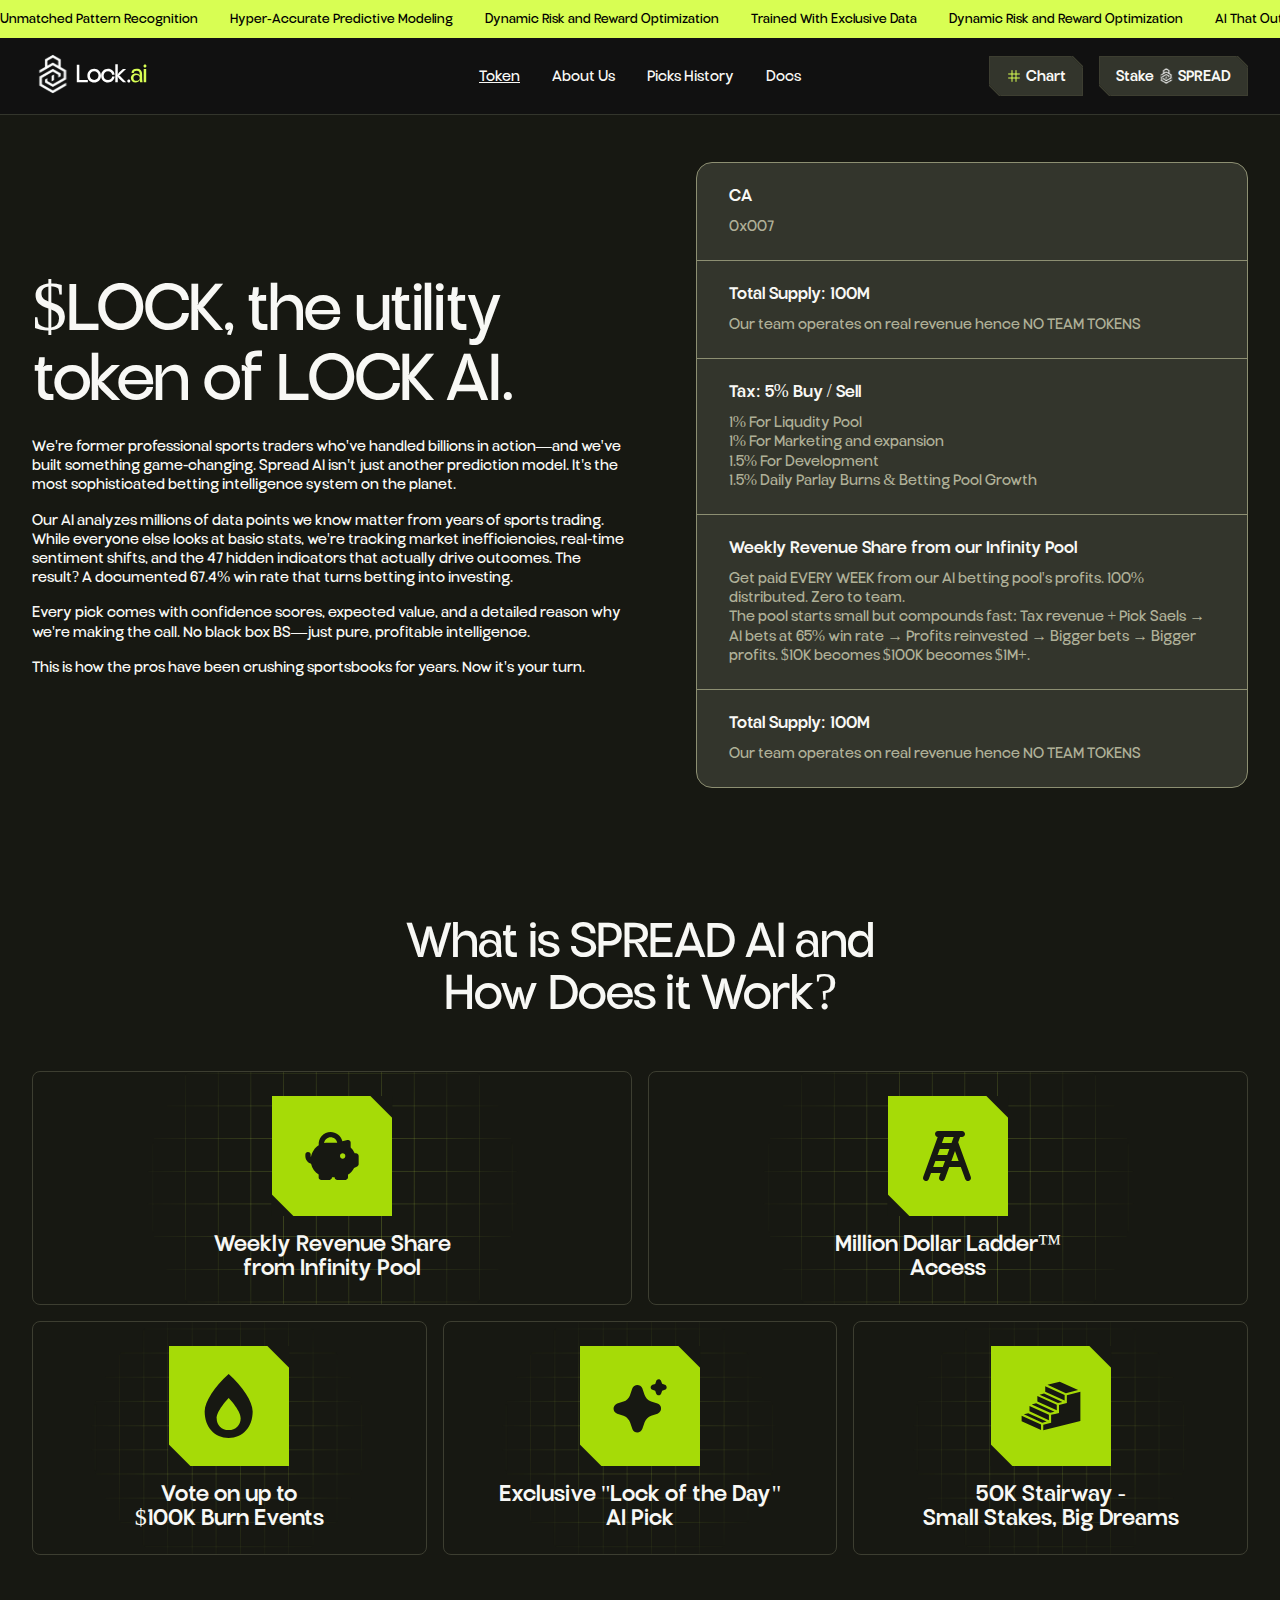
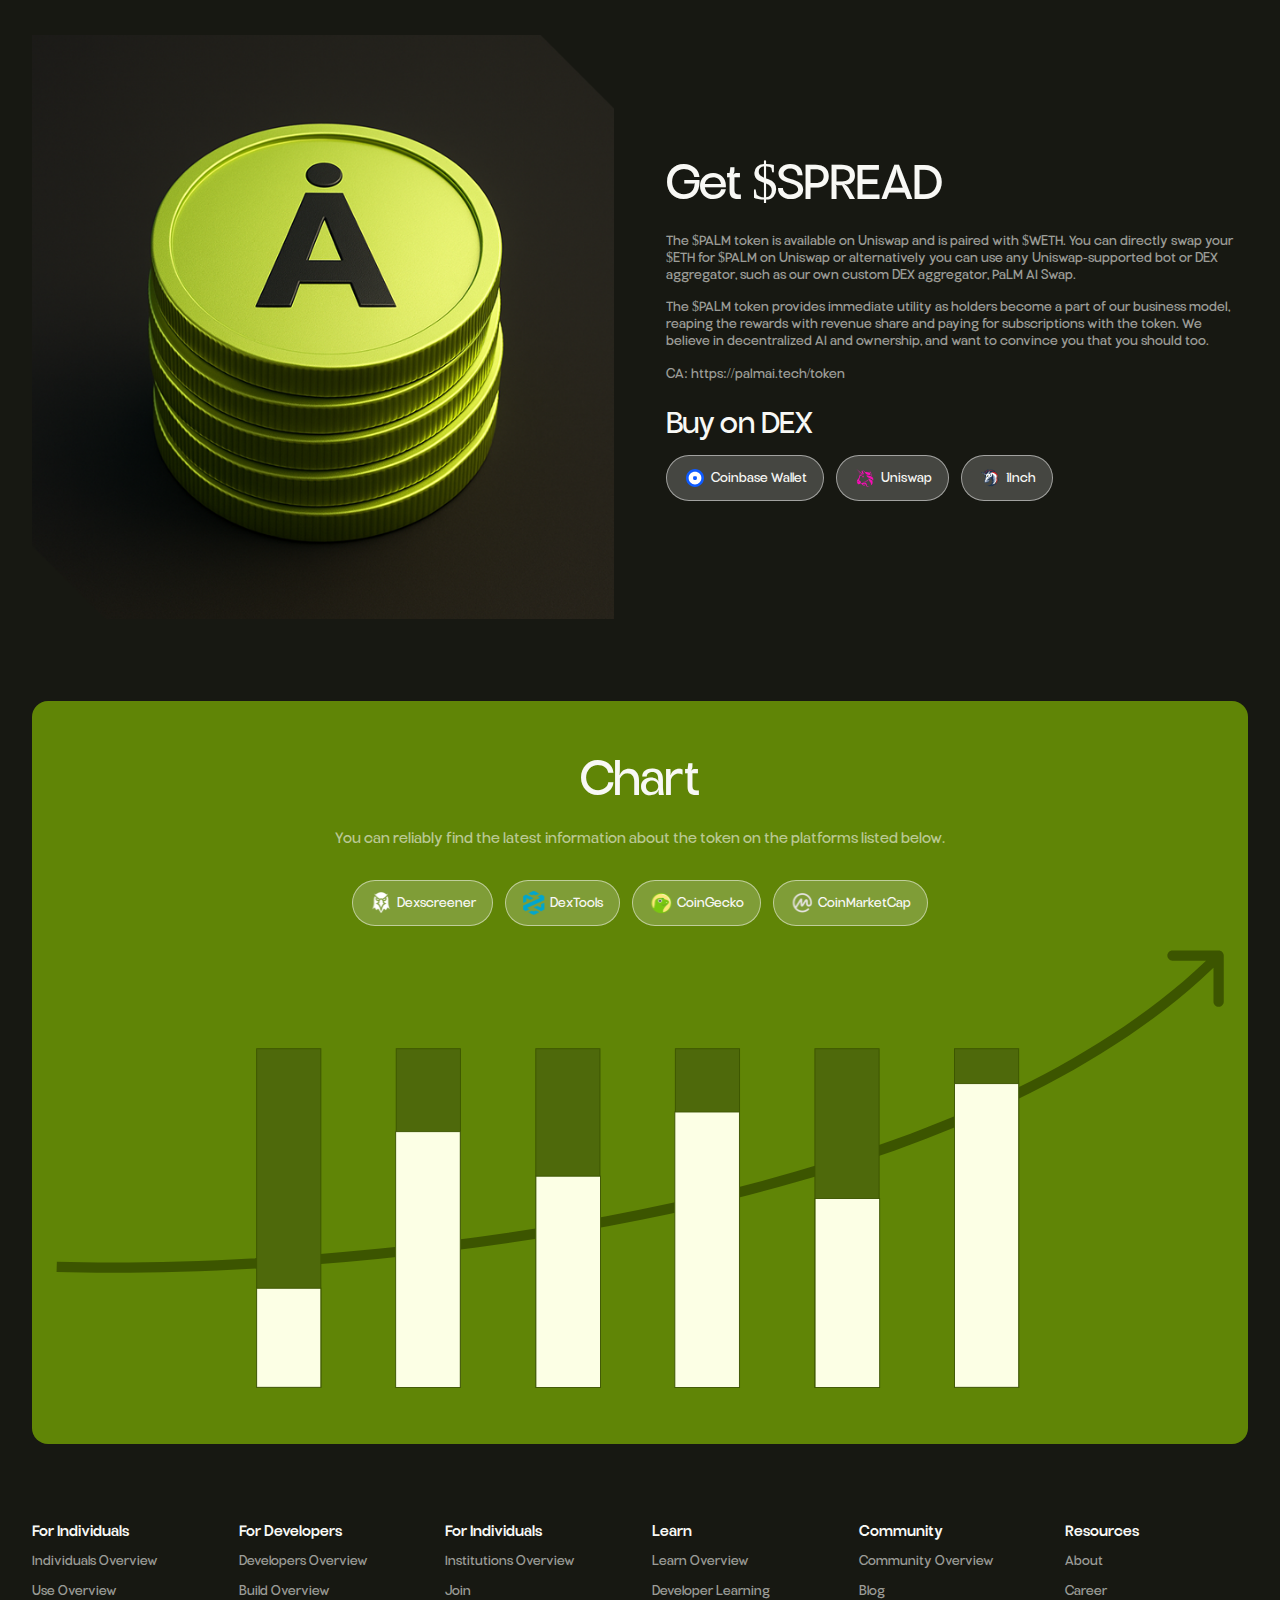
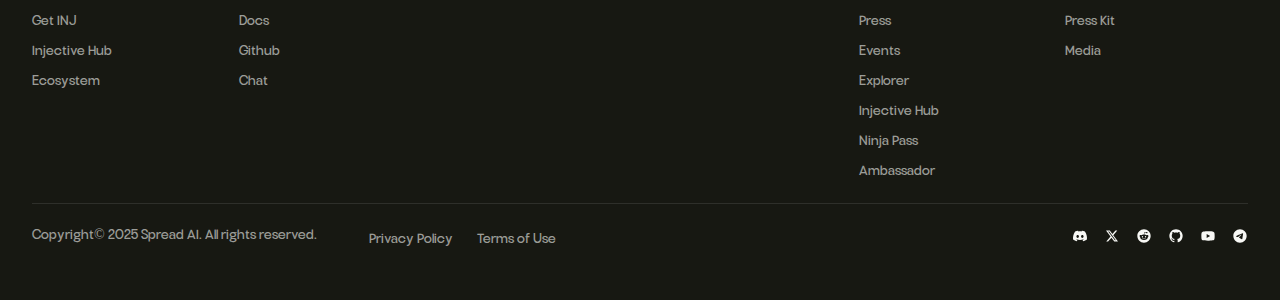
<file: token.html>
<!DOCTYPE html>
<html lang="en">
  <head>
    <meta charset="UTF-8" />
    <meta name="viewport" content="width=device-width, initial-scale=1.0" />
    <title>Token Page</title>
    <link rel="stylesheet" href="./assets/css/styles.css" />
    <link rel="stylesheet" href="./assets/css/header.css" />
    <link rel="stylesheet" href="./assets/css/hero.css" />
    <link rel="stylesheet" href="./assets/css/how-it-works.css" />
    <link rel="stylesheet" href="./assets/css/perks.css" />
    <link rel="stylesheet" href="./assets/css/how-to-access.css" />
    <link rel="stylesheet" href="./assets/css/phone.css" />
    <link rel="stylesheet" href="./assets/css/team.css" />
    <link rel="stylesheet" href="./assets/css/remainder.css" />
    <link rel="stylesheet" href="./assets/css/tokenhero.css" />
    <link rel="stylesheet" href="./assets/css/chart.css" />
    <link rel="stylesheet" href="./assets/css/footer.css" />
  </head>
  <body>
    <div class="section-announcement">
      <div class="section-announcement-inside">
        <p class="--regular-text">Unmatched Pattern Recognition</p>
        <p class="--regular-text">Hyper-Accurate Predictive Modeling</p>
        <p class="--regular-text">Dynamic Risk and Reward Optimization</p>
        <p class="--regular-text">Trained With Exclusive Data</p>
        <p class="--regular-text">Dynamic Risk and Reward Optimization</p>
        <p class="--regular-text">AI That Outsmarts the Odds</p>
        <p class="--regular-text">Hyper-Accurate Predictive Modeling</p>
        <p class="--regular-text">Dynamic Risk and Reward Optimization</p>
        <p class="--regular-text">Trained With Exclusive Data</p>
      </div>
      <div class="section-announcement-inside sai1">
        <p class="--regular-text">Unmatched Pattern Recognition</p>
        <p class="--regular-text">Hyper-Accurate Predictive Modeling</p>
        <p class="--regular-text">Dynamic Risk and Reward Optimization</p>
        <p class="--regular-text">Trained With Exclusive Data</p>
        <p class="--regular-text">Dynamic Risk and Reward Optimization</p>
        <p class="--regular-text">AI That Outsmarts the Odds</p>
        <p class="--regular-text">Hyper-Accurate Predictive Modeling</p>
        <p class="--regular-text">Dynamic Risk and Reward Optimization</p>
        <p class="--regular-text">Trained With Exclusive Data</p>
      </div>
      <div class="section-announcement-inside sai2">
        <p class="--regular-text">Unmatched Pattern Recognition</p>
        <p class="--regular-text">Hyper-Accurate Predictive Modeling</p>
        <p class="--regular-text">Dynamic Risk and Reward Optimization</p>
        <p class="--regular-text">Trained With Exclusive Data</p>
        <p class="--regular-text">Dynamic Risk and Reward Optimization</p>
        <p class="--regular-text">AI That Outsmarts the Odds</p>
        <p class="--regular-text">Hyper-Accurate Predictive Modeling</p>
        <p class="--regular-text">Dynamic Risk and Reward Optimization</p>
        <p class="--regular-text">Trained With Exclusive Data</p>
      </div>
      <div class="section-announcement-inside sai3">
        <p class="--regular-text">Unmatched Pattern Recognition</p>
        <p class="--regular-text">Hyper-Accurate Predictive Modeling</p>
        <p class="--regular-text">Dynamic Risk and Reward Optimization</p>
        <p class="--regular-text">Trained With Exclusive Data</p>
        <p class="--regular-text">Dynamic Risk and Reward Optimization</p>
        <p class="--regular-text">AI That Outsmarts the Odds</p>
        <p class="--regular-text">Hyper-Accurate Predictive Modeling</p>
        <p class="--regular-text">Dynamic Risk and Reward Optimization</p>
        <p class="--regular-text">Trained With Exclusive Data</p>
      </div>
    </div>

    <header class="header">
      <div class="container header-inside">
        <div class="logo-container">
          <a href="./index.html">
            <img src="./assets/img/Logo.svg" alt="SPREAD.AI" />
          </a>
        </div>

        <nav class="horizontal-nav">
          <li>
            <a href="./token.html" class="--link text-underline">Token</a>
          </li>
          <li><a href="./how-it-works.html" class="--link">About Us</a></li>
          <li><a href="#" class="--link">Picks History</a></li>
          <li><a href="./faq.html" class="--link">Docs</a></li>
        </nav>

        <nav class="header-buttons-nav">
          <a href="#" class="btn btn-secondary">
            <button>
              <svg
                width="16"
                height="16"
                viewBox="0 0 24 24"
                fill="none"
                xmlns="http://www.w3.org/2000/svg"
                class="btn-icon btn-icon-green"
              >
                <path
                  d="M20.25 14.25H15.75V9.75H20.25C20.4489 9.75 20.6397 9.67098 20.7803 9.53033C20.921 9.38968 21 9.19891 21 9C21 8.80109 20.921 8.61032 20.7803 8.46967C20.6397 8.32902 20.4489 8.25 20.25 8.25H15.75V3.75C15.75 3.55109 15.671 3.36032 15.5303 3.21967C15.3897 3.07902 15.1989 3 15 3C14.8011 3 14.6103 3.07902 14.4697 3.21967C14.329 3.36032 14.25 3.55109 14.25 3.75V8.25H9.75V3.75C9.75 3.55109 9.67098 3.36032 9.53033 3.21967C9.38968 3.07902 9.19891 3 9 3C8.80109 3 8.61032 3.07902 8.46967 3.21967C8.32902 3.36032 8.25 3.55109 8.25 3.75V8.25H3.75C3.55109 8.25 3.36032 8.32902 3.21967 8.46967C3.07902 8.61032 3 8.80109 3 9C3 9.19891 3.07902 9.38968 3.21967 9.53033C3.36032 9.67098 3.55109 9.75 3.75 9.75H8.25V14.25H3.75C3.55109 14.25 3.36032 14.329 3.21967 14.4697C3.07902 14.6103 3 14.8011 3 15C3 15.1989 3.07902 15.3897 3.21967 15.5303C3.36032 15.671 3.55109 15.75 3.75 15.75H8.25V20.25C8.25 20.4489 8.32902 20.6397 8.46967 20.7803C8.61032 20.921 8.80109 21 9 21C9.19891 21 9.38968 20.921 9.53033 20.7803C9.67098 20.6397 9.75 20.4489 9.75 20.25V15.75H14.25V20.25C14.25 20.4489 14.329 20.6397 14.4697 20.7803C14.6103 20.921 14.8011 21 15 21C15.1989 21 15.3897 20.921 15.5303 20.7803C15.671 20.6397 15.75 20.4489 15.75 20.25V15.75H20.25C20.4489 15.75 20.6397 15.671 20.7803 15.5303C20.921 15.3897 21 15.1989 21 15C21 14.8011 20.921 14.6103 20.7803 14.4697C20.6397 14.329 20.4489 14.25 20.25 14.25ZM9.75 14.25V9.75H14.25V14.25H9.75Z"
                  fill="#F8F8F5"
                />
              </svg>
              <p class="--button-text">Chart</p>

              <svg
                width="12"
                height="12"
                viewBox="0 0 12 12"
                fill="none"
                xmlns="http://www.w3.org/2000/svg"
                class="btn-top-right-corner"
              >
                <path d="M0 0L12 12V10V0H2H0Z" fill="#111111" />
                <path d="M0 0L12 12V10L2 0H0Z" fill="#3D3E31" />
              </svg>

              <svg
                width="12"
                height="12"
                viewBox="0 0 12 12"
                fill="none"
                xmlns="http://www.w3.org/2000/svg"
                class="btn-bottom-left-corner"
              >
                <path
                  d="M12 12L1.04907e-06 -1.04907e-06L8.74228e-07 2L0 12L10 12L12 12Z"
                  fill="#111111"
                />
                <path
                  d="M12 12L1.04907e-06 -1.04907e-06L8.74228e-07 2L10 12L12 12Z"
                  fill="#3D3E31"
                />
              </svg>
            </button>
          </a>

          <a href="#" class="btn btn-secondary">
            <button>
              <p class="--button-text">Stake</p>
              <img
                src="./assets/img/Token.svg"
                alt="SPREAD Token"
                width="16px"
              />
              <p class="--button-text">SPREAD</p>

              <svg
                width="12"
                height="12"
                viewBox="0 0 12 12"
                fill="none"
                xmlns="http://www.w3.org/2000/svg"
                class="btn-top-right-corner"
              >
                <path d="M0 0L12 12V10V0H2H0Z" fill="#111111" />
                <path d="M0 0L12 12V10L2 0H0Z" fill="#3D3E31" />
              </svg>

              <svg
                width="12"
                height="12"
                viewBox="0 0 12 12"
                fill="none"
                xmlns="http://www.w3.org/2000/svg"
                class="btn-bottom-left-corner"
              >
                <path
                  d="M12 12L1.04907e-06 -1.04907e-06L8.74228e-07 2L0 12L10 12L12 12Z"
                  fill="#111111"
                />
                <path
                  d="M12 12L1.04907e-06 -1.04907e-06L8.74228e-07 2L10 12L12 12Z"
                  fill="#3D3E31"
                />
              </svg>
            </button>
          </a>
        </nav>
      </div>
    </header>

    <div class="section-tokenhero">
      <div class="section-tokenhero-inside container-big">
        <div class="sti-rightside">
          <h1 class="--h1">$LOCK, the utility token of LOCK AI.</h1>
          <div class="stir-texts-container">
            <p class="--big-text">
              We're former professional sports traders who've handled billions
              in action—and we've built something game-changing. Spread AI isn't
              just another prediction model. It's the most sophisticated betting
              intelligence system on the planet.
            </p>
            <p class="--big-text">
              Our AI analyzes millions of data points we know matter from years
              of sports trading. While everyone else looks at basic stats, we're
              tracking market inefficiencies, real-time sentiment shifts, and
              the 47 hidden indicators that actually drive outcomes. The result?
              A documented 67.4% win rate that turns betting into investing.
            </p>
            <p class="--big-text">
              Every pick comes with confidence scores, expected value, and a
              detailed reason why we're making the call. No black box BS—just
              pure, profitable intelligence.
            </p>
            <p class="--big-text">
              This is how the pros have been crushing sportsbooks for years. Now
              it's your turn.
            </p>
          </div>
        </div>
        <div class="sti-leftside">
          <div class="stil-item">
            <h4 class="--h4">CA</h4>
            <div class="texts-container">
              <p class="--big-text">0x007</p>
            </div>
          </div>
          <div class="sti-divider-line"></div>
          <div class="stil-item">
            <h4 class="--h4">Total Supply: 100M</h4>
            <div class="texts-container">
              <p class="--big-text">
                Our team operates on real revenue hence NO TEAM TOKENS
              </p>
            </div>
          </div>
          <div class="sti-divider-line"></div>
          <div class="stil-item">
            <h4 class="--h4">Tax: 5% Buy / Sell</h4>
            <div class="texts-container">
              <p class="--big-text">1% For Liqudity Pool</p>
              <p class="--big-text">1% For Marketing and expansion</p>
              <p class="--big-text">1.5% For Development</p>
              <p class="--big-text">
                1.5% Daily Parlay Burns & Betting Pool Growth
              </p>
            </div>
          </div>
          <div class="sti-divider-line"></div>
          <div class="stil-item">
            <h4 class="--h4">Weekly Revenue Share from our Infinity Pool</h4>
            <div class="texts-container">
              <p class="--big-text">
                Get paid EVERY WEEK from our AI betting pool's profits. 100%
                distributed. Zero to team.
              </p>
              <p class="--big-text">
                The pool starts small but compounds fast: Tax revenue + Pick
                Saels → AI bets at 65% win rate → Profits reinvested → Bigger
                bets → Bigger profits. $10K becomes $100K becomes $1M+.
              </p>
            </div>
          </div>
          <div class="sti-divider-line"></div>
          <div class="stil-item">
            <h4 class="--h4">Total Supply: 100M</h4>
            <div class="texts-container">
              <p class="--big-text">
                Our team operates on real revenue hence NO TEAM TOKENS
              </p>
            </div>
          </div>
        </div>
      </div>
    </div>

    <div class="section-token-hdiw">
      <div class="section-token-hdiw-inside container-big">
        <h2 class="--h2-2">
          What is SPREAD AI and
          <span style="display: block">How Does it Work?</span>
        </h2>
        <div class="boxes-container">
          <div class="sthdiw-big-boxes">
            <div class="hdiw-item-big">
              <svg
                width="122"
                height="120"
                viewBox="0 0 122 120"
                fill="none"
                xmlns="http://www.w3.org/2000/svg"
              >
                <rect
                  width="120"
                  height="120"
                  transform="translate(1)"
                  fill="#A6DB07"
                />
                <path
                  fill-rule="evenodd"
                  clip-rule="evenodd"
                  d="M59.6668 36C62.2885 35.9993 64.8382 36.8572 66.9263 38.4425C69.0143 40.0278 70.5257 42.2532 71.2295 44.7787L71.3682 45.3253L76.3548 44.08C76.7193 43.9893 77.0988 43.9766 77.4686 44.0427C77.8383 44.1089 78.1899 44.2524 78.5003 44.4639C78.8107 44.6753 79.073 44.95 79.2699 45.2699C79.4668 45.5897 79.5938 45.9476 79.6428 46.32L79.6668 46.6667V51.4933C81.171 52.9341 82.4031 54.6342 83.3042 56.512L83.6722 57.3333H85.0002C85.6533 57.3334 86.2837 57.5732 86.7718 58.0072C87.2599 58.4413 87.5717 59.0393 87.6482 59.688L87.6668 60V68C87.6669 68.4389 87.5586 68.8711 87.3516 69.2581C87.1446 69.6451 86.8453 69.9751 86.4802 70.2187L86.1922 70.384L83.0775 71.944C81.8046 74.4124 79.9572 76.5387 77.6908 78.144L77.0002 78.608V81.3333C77.0001 81.9865 76.7603 82.6169 76.3263 83.105C75.8922 83.5931 75.2942 83.9049 74.6455 83.9813L74.3335 84H66.3335C65.6803 83.9999 65.0499 83.7601 64.5618 83.3261C64.0737 82.8921 63.7619 82.294 63.6855 81.6453L63.6668 81.3333H61.0002C61.0001 81.9865 60.7603 82.6169 60.3263 83.105C59.8922 83.5931 59.2942 83.9049 58.6455 83.9813L58.3335 84H50.3335C49.6803 83.9999 49.0499 83.7601 48.5618 83.3261C48.0737 82.8921 47.7619 82.294 47.6855 81.6453L47.6668 81.3333V78.608C45.7396 77.3773 44.0749 75.7774 42.7688 73.9005C41.4626 72.0236 40.5407 69.9068 40.0562 67.672C38.4833 67.2047 37.0922 66.265 36.0714 64.9804C35.0506 63.6958 34.4494 62.1284 34.3495 60.4907L34.3335 60V58.6667C34.3342 57.987 34.5945 57.3332 35.0611 56.839C35.5277 56.3448 36.1654 56.0474 36.8439 56.0075C37.5224 55.9677 38.1905 56.1885 38.7117 56.6247C39.2329 57.0609 39.5679 57.6797 39.6482 58.3547L39.6668 58.6667V60C39.6704 60.3982 39.7504 60.7671 39.9068 61.1067C40.3132 58.7057 41.2209 56.4173 42.5709 54.3906C43.9208 52.3638 45.6826 50.6443 47.7415 49.344C47.5523 47.6653 47.7197 45.9656 48.2327 44.356C48.7457 42.7464 49.5927 41.2633 50.7184 40.0037C51.8441 38.7441 53.2231 37.7363 54.7651 37.0464C56.3072 36.3565 57.9775 35.9999 59.6668 36ZM71.6668 57.3333C70.9596 57.3333 70.2813 57.6143 69.7812 58.1144C69.2811 58.6145 69.0002 59.2928 69.0002 60C69.0002 60.7072 69.2811 61.3855 69.7812 61.8856C70.2813 62.3857 70.9596 62.6667 71.6668 62.6667C72.3741 62.6667 73.0524 62.3857 73.5524 61.8856C74.0525 61.3855 74.3335 60.7072 74.3335 60C74.3335 59.2928 74.0525 58.6145 73.5524 58.1144C73.0524 57.6143 72.3741 57.3333 71.6668 57.3333ZM59.6668 41.3333C58.0516 41.3333 56.4913 41.9197 55.2759 42.9836C54.0605 44.0474 53.2727 45.5163 53.0588 47.1173C54.351 46.8168 55.6735 46.6656 57.0002 46.6667H66.0055L66.1922 46.6213C65.8759 45.1252 65.055 43.7833 63.8669 42.8205C62.6789 41.8578 61.196 41.3327 59.6668 41.3333Z"
                  fill="#171812"
                />
                <path
                  d="M22.3999 120L0.399904 98L0.399902 120L22.3999 120Z"
                  fill="#171812"
                />
                <path
                  d="M99.3999 0L121.4 22L121.4 -3.8466e-06L99.3999 0Z"
                  fill="#171812"
                />
              </svg>
              <h3 class="--h3">
                Weekly Revenue Share <span>from Infinity Pool</span>
              </h3>
            </div>
            <div class="hdiw-item-big">
              <svg
                width="122"
                height="120"
                viewBox="0 0 122 120"
                fill="none"
                xmlns="http://www.w3.org/2000/svg"
              >
                <rect
                  width="120"
                  height="120"
                  transform="translate(1)"
                  fill="#A6DB07"
                />
                <path
                  d="M83.8176 80.975L71.1926 46.25L73.1001 41H75.0001C75.7957 41 76.5588 40.6839 77.1214 40.1213C77.684 39.5587 78.0001 38.7956 78.0001 38C78.0001 37.2044 77.684 36.4413 77.1214 35.8787C76.5588 35.3161 75.7957 35 75.0001 35H51.0001C50.2322 35.0055 49.4956 35.3052 48.9421 35.8374C48.3886 36.3697 48.0602 37.0939 48.0247 37.861C47.9891 38.6281 48.249 39.3796 48.7509 39.9607C49.2528 40.5419 49.9585 40.9085 50.7226 40.985L36.1826 80.985C35.9112 81.7323 35.9476 82.5567 36.2837 83.2772C36.6198 83.9976 37.2281 84.5552 37.9751 84.8275C38.3038 84.9452 38.6509 85.0036 39.0001 85C39.616 85.0001 40.2171 84.8106 40.7216 84.4573C41.2261 84.1039 41.6096 83.6039 41.8201 83.025L44.0001 77H53.6251L52.1801 80.975C51.9089 81.7226 51.9456 82.5473 52.2822 83.2678C52.6188 83.9883 53.2277 84.5457 53.9751 84.8175C54.3032 84.9386 54.6503 85.0004 55.0001 85C55.616 85.0001 56.2171 84.8106 56.7216 84.4573C57.2261 84.1039 57.6096 83.6039 57.8201 83.025L62.1926 71H73.8076L78.1801 83.025C78.3905 83.6039 78.7741 84.1039 79.2786 84.4573C79.7831 84.8106 80.3841 85.0001 81.0001 85C81.3499 85.0004 81.6969 84.9386 82.0251 84.8175C82.772 84.5452 83.3804 83.9876 83.7164 83.2672C84.0525 82.5467 84.0889 81.7223 83.8176 80.975ZM60.1726 59H50.5551L52.7501 53H62.3651L60.1726 59ZM64.5351 47H54.9201L57.1026 41H66.7176L64.5351 47ZM46.1926 71L48.3751 65H58.0001L55.8176 71H46.1926ZM64.3751 65L68.0001 55.0275L71.6251 65H64.3751Z"
                  fill="#171812"
                />
                <path
                  d="M22.3999 120L0.399904 98L0.399902 120L22.3999 120Z"
                  fill="#171812"
                />
                <path
                  d="M99.3999 0L121.4 22L121.4 -3.8466e-06L99.3999 0Z"
                  fill="#171812"
                />
              </svg>
              <h3 class="--h3">Million Dollar Ladder™ <span>Access</span></h3>
            </div>
          </div>
          <div class="sthdiw-boxes">
            <div class="hdiw-item">
              <svg
                width="122"
                height="120"
                viewBox="0 0 122 120"
                fill="none"
                xmlns="http://www.w3.org/2000/svg"
              >
                <rect
                  width="120"
                  height="120"
                  transform="translate(1)"
                  fill="#A6DB07"
                />
                <path
                  d="M60.667 28C46.6295 40.6625 36.667 55.6125 36.667 65.5625C36.667 81.125 46.542 92 60.667 92C74.792 92 84.667 81.125 84.667 65.5625C84.667 55.575 74.642 40.6125 60.667 28ZM60.667 84C53.6045 84 48.667 79.125 48.667 72.15C48.667 70.4625 49.242 64.4625 60.667 52C72.092 64.4625 72.667 70.4625 72.667 72.15C72.667 79.125 67.7295 84 60.667 84Z"
                  fill="#171812"
                />
                <path
                  d="M22.3999 120L0.399904 98L0.399902 120L22.3999 120Z"
                  fill="#171812"
                />
                <path
                  d="M99.3999 0L121.4 22L121.4 -3.8466e-06L99.3999 0Z"
                  fill="#171812"
                />
              </svg>
              <h3 class="--h3">Vote on up to <span>$100K Burn Events</span></h3>
            </div>
            <div class="hdiw-item">
              <svg
                width="122"
                height="120"
                viewBox="0 0 122 120"
                fill="none"
                xmlns="http://www.w3.org/2000/svg"
              >
                <rect
                  width="120"
                  height="120"
                  transform="translate(1)"
                  fill="#A6DB07"
                />
                <path
                  d="M53.2851 42.528C54.8798 37.8614 61.3278 37.72 63.2185 42.104L63.3785 42.5307L65.5305 48.824C66.0236 50.2673 66.8206 51.5881 67.8676 52.6972C68.9146 53.8063 70.1873 54.6779 71.5998 55.2534L72.1785 55.4694L78.4718 57.6187C83.1385 59.2134 83.2798 65.6614 78.8985 67.552L78.4718 67.712L72.1785 69.864C70.7347 70.3569 69.4134 71.1537 68.3038 72.2007C67.1943 73.2477 66.3222 74.5206 65.7465 75.9334L65.5305 76.5094L63.3811 82.8054C61.7865 87.472 55.3385 87.6134 53.4505 83.232L53.2851 82.8054L51.1358 76.512C50.6429 75.0683 49.8461 73.747 48.7991 72.6374C47.7521 71.5278 46.4792 70.6558 45.0665 70.08L44.4905 69.864L38.1971 67.7147C33.5278 66.12 33.3865 59.672 37.7705 57.784L38.1971 57.6187L44.4905 55.4694C45.9337 54.9762 47.2545 54.1792 48.3636 53.1322C49.4727 52.0852 50.3444 50.8125 50.9198 49.4L51.1358 48.824L53.2851 42.528ZM79.6665 33.3334C80.1653 33.3334 80.6542 33.4733 81.0775 33.7373C81.5008 34.0013 81.8416 34.3787 82.0611 34.8267L82.1891 35.1387L83.1225 37.8747L85.8611 38.808C86.3611 38.9779 86.7994 39.2923 87.1204 39.7115C87.4415 40.1307 87.6308 40.6358 87.6645 41.1628C87.6982 41.6897 87.5747 42.2148 87.3097 42.6715C87.0447 43.1282 86.65 43.4959 86.1758 43.728L85.8611 43.856L83.1251 44.7894L82.1918 47.528C82.0216 48.0279 81.7069 48.4659 81.2876 48.7867C80.8682 49.1075 80.3631 49.2966 79.8362 49.33C79.3092 49.3634 78.7843 49.2396 78.3277 48.9744C77.8712 48.7091 77.5037 48.3144 77.2718 47.84L77.1438 47.528L76.2105 44.792L73.4718 43.8587C72.9718 43.6889 72.5336 43.3744 72.2125 42.9552C71.8915 42.536 71.7021 42.0309 71.6684 41.504C71.6347 40.977 71.7582 40.452 72.0232 39.9953C72.2882 39.5386 72.6829 39.1709 73.1571 38.9387L73.4718 38.8107L76.2078 37.8774L77.1411 35.1387C77.3209 34.6118 77.6611 34.1545 78.114 33.8307C78.5669 33.5069 79.1098 33.333 79.6665 33.3334Z"
                  fill="#171812"
                />
                <path
                  d="M22.3999 120L0.399904 98L0.399902 120L22.3999 120Z"
                  fill="#171812"
                />
                <path
                  d="M99.3999 0L121.4 22L121.4 -3.8466e-06L99.3999 0Z"
                  fill="#171812"
                />
              </svg>
              <h3 class="--h3">
                Exclusive "Lock of the Day" <span>AI Pick</span>
              </h3>
            </div>
            <div class="hdiw-item">
              <svg
                width="122"
                height="120"
                viewBox="0 0 122 120"
                fill="none"
                xmlns="http://www.w3.org/2000/svg"
              >
                <rect
                  width="120"
                  height="120"
                  transform="translate(1)"
                  fill="#A6DB07"
                />
                <path
                  d="M69.743 35.7269L57.4605 38.7977L75.8553 47.1591L88.1381 44.0883L69.743 35.7269ZM55.2234 40.2109V45.6469L74.6427 54.4741V49.0379L55.2234 40.2109ZM90.375 45.8094L76.8551 49.1894V57.0556C74.233 57.7107 71.611 58.3666 68.989 59.0221V66.8882C66.3669 67.5433 63.7449 68.1992 61.1229 68.8547V76.7209C58.5008 77.3759 55.8789 78.0318 53.2568 78.6873V84.2732L90.375 74.9934V45.8094ZM54.0107 47.5261L49.5942 48.6303L67.9893 56.9917L72.406 55.8874L54.0107 47.5261ZM47.3573 50.0436V55.4796L66.7766 64.3067V58.8706L47.3573 50.0436ZM46.1448 57.3587L41.7281 58.4629L60.1231 66.8243L64.5399 65.7201L46.1448 57.3587ZM39.491 59.8762V65.3122L58.9106 74.1393V68.7032L39.491 59.8762ZM38.2785 67.1914L33.8621 68.2957L52.257 76.6569L56.6737 75.5527L38.2785 67.1914ZM31.625 69.7088V75.1447L51.0445 83.9718V78.5358L31.625 69.7088Z"
                  fill="#171812"
                />
                <path
                  d="M22.3999 120L0.399904 98L0.399902 120L22.3999 120Z"
                  fill="#171812"
                />
                <path
                  d="M99.3999 0L121.4 22L121.4 -3.8466e-06L99.3999 0Z"
                  fill="#171812"
                />
              </svg>
              <h3 class="--h3">
                50K Stairway - <span>Small Stakes, Big Dreams</span>
              </h3>
            </div>
          </div>
        </div>
      </div>
    </div>

    <div class="section-how-it-works">
      <div class="section-how-it-works-inside container-big">
        <div class="image-container">
          <img src="./assets/img/get-spread.png" alt="How it works?" />
        </div>
        <div class="content-container">
          <h2 class="--h2-2">Get $SPREAD</h2>
          <div class="texts-container">
            <p class="--text">
              The $PALM token is available on Uniswap and is paired with $WETH.
              You can directly swap your $ETH for $PALM on Uniswap or
              alternatively you can use any Uniswap-supported bot or DEX
              aggregator, such as our own custom DEX aggregator, PaLM AI Swap.
            </p>
            <p class="--text">
              The $PALM token provides immediate utility as holders become a
              part of our business model, reaping the rewards with revenue share
              and paying for subscriptions with the token. We believe in
              decentralized AI and ownership, and want to convince you that you
              should too.
            </p>
            <p class="--text">CA: https://palmai.tech/token</p>
          </div>
          <div class="buy-on-dex-container">
            <h3 class="--h3-2">Buy on DEX</h3>
            <div class="buy-dex-links-container">
              <a href="#" class="btn btn-remainder-social">
                <button>
                  <img src="./assets/img/coinbase.svg" alt="Coinbase Wallet" />
                  <p class="--regular-text">Coinbase Wallet</p>
                </button>
              </a>
              <a href="#" class="btn btn-remainder-social">
                <button>
                  <img src="./assets/img/uniswap.svg" alt="Uniswap" />
                  <p class="--regular-text">Uniswap</p>
                </button>
              </a>
              <a href="#" class="btn btn-remainder-social">
                <button>
                  <img src="./assets/img/1inch.svg" alt="1Inch" />
                  <p class="--regular-text">1Inch</p>
                </button>
              </a>
            </div>
          </div>
        </div>
      </div>
    </div>

    <div class="section-chart">
      <div class="section-chart-inside container-big">
        <div class="chart-box">
          <div class="heading">
            <h2 class="--h2-2">Chart</h2>
            <p class="--big-text --text-color">
              You can reliably find the latest information about the token on
              the platforms listed below.
            </p>
          </div>
          <div class="buttons-container">
            <a href="#" class="btn btn-remainder-social">
              <button>
                <img src="./assets/img/Dexscreener.svg" alt="Dexscreener" />
                <p class="--regular-text">Dexscreener</p>
              </button>
            </a>
            <a href="#" class="btn btn-remainder-social">
              <button>
                <img src="./assets/img/dextools.svg" alt="DexTools" />
                <p class="--regular-text">DexTools</p>
              </button>
            </a>
            <a href="#" class="btn btn-remainder-social">
              <button>
                <img src="./assets/img/CoinGecko.svg" alt="CoinGecko" />
                <p class="--regular-text">CoinGecko</p>
              </button>
            </a>
            <a href="#" class="btn btn-remainder-social">
              <button>
                <img src="./assets/img/CoinMarketCap.svg" alt="CoinMarketCap" />
                <p class="--regular-text">CoinMarketCap</p>
              </button>
            </a>
          </div>
          <div class="image-container">
            <img src="./assets/img/big-chart.svg" alt="Chart" />
          </div>
        </div>
      </div>
    </div>

    <footer class="section-footer">
      <div class="section-footer-inside container-big">
        <div class="footer-top">
          <nav class="footer-top-nav">
            <h4 class="--button-text">For Individuals</h4>
            <li class="ftn-li">
              <a href="#" class="--text-color --regular-text"
                >Individuals Overview</a
              >
            </li>
            <li class="ftn-li">
              <a href="#" class="--text-color --regular-text">Use Overview</a>
            </li>
            <li class="ftn-li">
              <a href="#" class="--text-color --regular-text">Get INJ</a>
            </li>
            <li class="ftn-li">
              <a href="#" class="--text-color --regular-text">Injective Hub</a>
            </li>
            <li class="ftn-li">
              <a href="#" class="--text-color --regular-text">Ecosystem</a>
            </li>
          </nav>
          <nav class="footer-top-nav">
            <h4 class="--button-text">For Developers</h4>
            <li class="ftn-li">
              <a href="#" class="--text-color --regular-text"
                >Developers Overview</a
              >
            </li>
            <li class="ftn-li">
              <a href="#" class="--text-color --regular-text">Build Overview</a>
            </li>
            <li class="ftn-li">
              <a href="#" class="--text-color --regular-text">Docs</a>
            </li>
            <li class="ftn-li">
              <a href="#" class="--text-color --regular-text">Github</a>
            </li>
            <li class="ftn-li">
              <a href="#" class="--text-color --regular-text">Chat</a>
            </li>
          </nav>
          <nav class="footer-top-nav">
            <h4 class="--button-text">For Individuals</h4>
            <li class="ftn-li">
              <a href="#" class="--text-color --regular-text"
                >Institutions Overview</a
              >
            </li>
            <li class="ftn-li">
              <a href="#" class="--text-color --regular-text">Join</a>
            </li>
          </nav>
          <nav class="footer-top-nav">
            <h4 class="--button-text">Learn</h4>
            <li class="ftn-li">
              <a href="#" class="--text-color --regular-text">Learn Overview</a>
            </li>
            <li class="ftn-li">
              <a href="#" class="--text-color --regular-text"
                >Developer Learning</a
              >
            </li>
          </nav>
          <nav class="footer-top-nav">
            <h4 class="--button-text">Community</h4>
            <li class="ftn-li">
              <a href="#" class="--text-color --regular-text"
                >Community Overview</a
              >
            </li>
            <li class="ftn-li">
              <a href="#" class="--text-color --regular-text">Blog</a>
            </li>
            <li class="ftn-li">
              <a href="#" class="--text-color --regular-text">Press</a>
            </li>
            <li class="ftn-li">
              <a href="#" class="--text-color --regular-text">Events</a>
            </li>
            <li class="ftn-li">
              <a href="#" class="--text-color --regular-text">Explorer</a>
            </li>
            <li class="ftn-li">
              <a href="#" class="--text-color --regular-text">Injective Hub</a>
            </li>
            <li class="ftn-li">
              <a href="#" class="--text-color --regular-text">Ninja Pass</a>
            </li>
            <li class="ftn-li">
              <a href="#" class="--text-color --regular-text">Ambassador</a>
            </li>
          </nav>
          <nav class="footer-top-nav">
            <h4 class="--button-text">Resources</h4>
            <li class="ftn-li">
              <a href="#" class="--text-color --regular-text">About</a>
            </li>
            <li class="ftn-li">
              <a href="#" class="--text-color --regular-text">Career</a>
            </li>
            <li class="ftn-li">
              <a href="#" class="--text-color --regular-text">Press Kit</a>
            </li>
            <li class="ftn-li">
              <a href="#" class="--text-color --regular-text">Media</a>
            </li>
          </nav>
        </div>
        <div class="divider-line"></div>
        <div class="footer-bottom">
          <p class="--text-color --regular-text">
            Copyright© 2025 Spread AI. All rights reserved.
          </p>
          <nav class="footer-bottom-nav">
            <li class="fbn-li">
              <a href="#" class="--regular-text --text-color">Privacy Policy</a>
            </li>
            <li class="fbn-li">
              <a href="#" class="--regular-text --text-color">Terms of Use</a>
            </li>
          </nav>

          <nav class="footer-bottom-socials-nav">
            <li class="fbsn-li">
              <a href="#"
                ><img src="./assets/img/Discord.svg" alt="Discord"
              /></a>
            </li>
            <li class="fbsn-li">
              <a href="#"
                ><img src="./assets/img/Twitter.svg" alt="Twitter"
              /></a>
            </li>
            <li class="fbsn-li">
              <a href="#"><img src="./assets/img/Reddit.svg" alt="Reddit" /></a>
            </li>
            <li class="fbsn-li">
              <a href="#"><img src="./assets/img/Github.svg" alt="Github" /></a>
            </li>
            <li class="fbsn-li">
              <a href="#"
                ><img src="./assets/img/Youtube.svg" alt="Youtube"
              /></a>
            </li>
            <li class="fbsn-li">
              <a href="#"
                ><img src="./assets/img/Telegram.svg" alt="Telegram"
              /></a>
            </li>
          </nav>
        </div>
      </div>
    </footer>

    <script src="./assets/js/perks.js"></script>
  </body>
</html>
</file>
<file: assets/css/styles.css>
/* FONT FACES */

@font-face {
    font-family: 'TBJE';
    src: url('../fonts/TBJEndgraph-EssentialRegular.otf');
    font-weight: 400;
}

@font-face {
    font-family: 'TBJT';
    src: url('../fonts/TBJEndgraph-TraplineMedium.otf');
    font-weight: 500;
}

@font-face {
    font-family: 'TBJT';
    src: url('../fonts/TBJEndgraph-TraplineRegular.otf');
    font-weight: 400;
}

/* FONT FACES END */

/* VARIABLES */

:root {
    --primary-50: #FCFFE5;
    --primary-100: #F5FFC7;
    --primary-200: #EAFF95;
    --green: #D8FE53;
    --primary-400: #C5F526;
    --primary-500: #A6DB07;
    --primary-600: #80B000;
    --primary-700: #608506;
    --primary-800: #4E690B;
    --primary-900: #41580F;
    --primary-950: #213102;
    --white: #F8F8F5;
    --neutral-100: #E7E7E0;
    --neutral-200: #CFCFC0;
    --neutral-300: #AFB098;
    --neutral-400: #8D8F72;
    --neutral-500: #727458;
    --neutral-600: #5A5C45;
    --neutral-700: #494B3A;
    --neutral-800: #3D3E31;
    --neutral-900: #33352C;
    --black: #171812;
    --text-color: rgba(248, 248, 245, 0.60);
    --white-10: rgba(255, 255, 255, 0.10);
    --bg: #111111;
}

/* VARIABLES END */

* {
    margin: 0;
    padding: 0;
    text-decoration: none;
    list-style: none;
    box-sizing: border-box;
    transition: 0.2s ease-in-out;
    scroll-behavior: smooth;
}

body {
    font-family: 'TBJT';
    font-size: 16px;
    background-color: var(--black);
    -webkit-font-smoothing: antialiased;
    -moz-osx-font-smoothing: grayscale;
    text-rendering: optimizeLegibility;
}

.container {
    max-width: 1280px;
    margin: auto;
    padding: 0 32px;
}

.container-big {
    max-width: 1454px;
    margin: auto;
    padding: 0 32px;
}

.container-chess {
    max-width: 1144px;
    margin: auto;
    padding: 0 32px;
}

.--h1 {
    color: var(--white, #F8F8F5);
    font-family: 'TBJT';
    font-size: 70px;
    font-style: normal;
    font-weight: 400;
    line-height: 100%;
    /* 70px */
    letter-spacing: -1.4px;
    -webkit-font-smoothing: antialiased;
    text-rendering: optimizeLegibility;
}

.--h2-1 {
    color: var(--white, #F8F8F5);
    font-family: 'TBJT';
    font-size: 64px;
    font-style: normal;
    font-weight: 400;
    line-height: 100%;
    /* 64px */
    letter-spacing: -1.28px;
    -webkit-font-smoothing: antialiased;
    text-rendering: optimizeLegibility;
}

.--h2-2 {
    color: var(--white, #F8F8F5);
    font-family: 'TBJT';
    font-size: 52px;
    font-style: normal;
    font-weight: 400;
    line-height: 100%;
    /* 52px */
    letter-spacing: -1.04px;
    -webkit-font-smoothing: antialiased;
    text-rendering: optimizeLegibility;
}

.--h3 {
    color: var(--white, #F8F8F5);
    font-family: 'TBJT';
    font-size: 24px;
    font-style: normal;
    font-weight: 500;
    line-height: 100%;
    /* 24px */
    -webkit-font-smoothing: antialiased;
    text-rendering: optimizeLegibility;
}

.--h3-2 {
    color: var(--white, #F8F8F5);
    font-family: 'TBJT';
    font-size: 32px;
    font-style: normal;
    font-weight: 400;
    line-height: 100%;
    /* 32px */
    letter-spacing: -0.64px;
    -webkit-font-smoothing: antialiased;
    text-rendering: optimizeLegibility;
}

.--h4 {
    color: var(--white, #F8F8F5);
    font-family: 'TBJT';
    font-size: 18px;
    font-style: normal;
    font-weight: 500;
    line-height: 100%;
    /* 18px */
    -webkit-font-smoothing: antialiased;
    text-rendering: optimizeLegibility;
}

.--button-text {
    color: var(--white, #F8F8F5);
    font-family: 'TBJT';
    font-size: 16px;
    font-style: normal;
    font-weight: 500;
    line-height: 100%;
    /* 16px */
    -webkit-font-smoothing: antialiased;
    text-rendering: optimizeLegibility;
}

.--steps-text {
    color: var(--white, #F8F8F5);
    font-family: 'TBJE';
    font-size: 16px;
    font-style: normal;
    font-weight: 500;
    line-height: 100%;
    /* 16px */
    letter-spacing: 1.28px;
    -webkit-font-smoothing: antialiased;
    text-rendering: optimizeLegibility;
}

.--link {
    color: var(--white, #F8F8F5);
    font-family: 'TBJE';
    font-size: 16px;
    font-style: normal;
    font-weight: 400;
    line-height: 100%;
    /* 16px */
    -webkit-font-smoothing: antialiased;
    text-rendering: optimizeLegibility;
}

.--big-text {
    color: var(--white, #F8F8F5);
    font-family: 'TBJE';
    font-size: 16px;
    font-style: normal;
    font-weight: 400;
    line-height: 120%;
    /* 19.2px */
    -webkit-font-smoothing: antialiased;
    text-rendering: optimizeLegibility;
}

.--regular-text {
    color: var(--white, #F8F8F5);
    font-family: 'TBJT';
    font-size: 14px;
    font-style: normal;
    font-weight: 400;
    line-height: 100%;
    /* 14px */
    -webkit-font-smoothing: antialiased;
    text-rendering: optimizeLegibility;
}

.--link:hover {
    text-decoration: underline;
}

.--text {
    color: var(--white, #F8F8F5);
    font-family: 'TBJE';
    font-size: 14px;
    font-style: normal;
    font-weight: 400;
    line-height: 120%;
    /* 16.8px */
    -webkit-font-smoothing: antialiased;
    text-rendering: optimizeLegibility;
}

.--small-link {
    color: var(--white, #F8F8F5);
    font-family: 'TBJE';
    font-size: 14px;
    font-style: normal;
    font-weight: 400;
    line-height: 100%;
    /* 14px */
    -webkit-font-smoothing: antialiased;
    text-rendering: optimizeLegibility;
}

.upper-case {
    text-transform: uppercase;
}

.btn button {
    background: none;
    font-family: 'TBJT';
    outline: none;
    border: none;
    color: var(--white);
    font-size: 16px;
    display: grid;
    grid-auto-flow: column;
    align-items: center;
    grid-gap: 4px;
    cursor: pointer;
    line-height: 100%;
    /* 16px */
    font-weight: 500;
    -webkit-font-smoothing: antialiased;
    text-rendering: optimizeLegibility;
    justify-content: center;
    position: relative;
    transition: 0.2s ease-in-out;
}

.btn-top-right-corner {
    position: absolute;
    top: -1px;
    right: -1px;
    /* z-index: 2; */
}

.btn-bottom-left-corner {
    position: absolute;
    bottom: -1px;
    left: -1px;
    /* z-index: 2; */
}

.btn-icon-green path {
    fill: var(--green);
}

.btn-link button {
    color: var(--green);
}

.btn-link:hover button {
    text-decoration: underline;
}

.btn-secondary button {
    padding: 11px 16px;
    background-color: var(--neutral-900);
    border: 1px solid var(--neutral-800);
}

.btn-primary button {
    padding: 16px 24px;
    background-color: var(--primary-500);
}

.btn-secondary-big button {
    padding: 16px 24px;
}

.btn-secondary:hover button {
    background-color: var(--neutral-950);
}

.btn-primary:hover button {
    background-color: var(--primary-700);
}

.btn-remainder-social button {
    padding: 10px 16px;
    border-radius: 999px;
    border: 1px solid rgba(255, 255, 255, 0.50);
    background: rgba(255, 255, 255, 0.20);
}

.btn-remainder-social:hover button {
    background: rgba(255, 255, 255, 0.30);
}

.divider-line {
    width: 100%;
    height: 1px;
    background: rgba(255, 255, 255, 0.10);
}

.--white {
    color: var(--white);
}

.--green {
    color: var(--green);
}

.text-center {
    text-align: center;
}

.text-medium {
    font-weight: 500;
}

.text-underline {
    text-decoration: underline;
}

.--text-black {
    color: var(--black) !important;
}

.--text-color {
    color: var(--text-color);
}

.--text-neutral-400 {
    color: var(--neutral-400);
}


/* INPUTS */

.input {
    background: none;
    outline: none;
    border: none;
    color: var(--white, #8D8F72);
    font-family: "TBJE";
    font-size: 16px;
    font-style: normal;
    font-weight: 400;
    line-height: 100%;
}

.input::placeholder {
    color: var(--neutral-400, #8D8F72);
    font-family: "TBJE";
    font-size: 16px;
    font-style: normal;
    font-weight: 400;
    line-height: 100%;
}

.input-and-icon-holder {
    display: grid;
    grid-auto-flow: column;
    align-items: center;
    justify-content: start;
    padding: 0 16px;
    border: 1px solid rgba(255, 255, 255, 0.10);
    border-radius: 999px;
    height: max-content;
}

.input-with-icon {
    padding: 14px 6px;
}

.title-locator {
    background-color: var(--green);
    border-radius: 8px;
    padding: 0px 8px;
    color: var(--black);
}

.hidden {
    display: none !important;
}


@media only screen and (max-width: 692px) {
    .--h1 {
        font-size: 52px;
    }

    .--h2-2 {
        font-size: 40px;
    }

    .--h3 {
        font-size: 18px;
    }
}

@media only screen and (max-width: 530px) {
    .--h1 {
        font-size: 40px;
    }

    .--h2-2 {
        font-size: 32px;
    }

    .--h2-1 {
        font-size: 32px;
    }

    .--h3 {
        font-size: 18px;
    }

    .--h3-2 {
        font-size: 18px;
    }

    .btn-secondary button {
        padding: 8px 12px;
        background-color: var(--neutral-900);
        border: 1px solid var(--neutral-800);
    }

    .btn-primary button {
        padding: 12px 16px;
        background-color: var(--primary-500);
    }

    .btn-secondary-big button {
        padding: 12px 16px;
    }

    .container,
    .container-big {
        padding-left: 16px;
        padding-right: 16px;
    }
}
</file>
<file: assets/css/header.css>
.header {
    background-color: var(--bg);
    padding: 16px 0;
    border-bottom: 1px solid var(--neutral-900);
}

.header-inside {
    display: grid;
    grid-auto-flow: column;
    align-items: center;
    justify-content: space-between;
    grid-template-columns: 1fr auto 1fr;
    grid-gap: 24px;
}

.horizontal-nav {
    display: grid;
    grid-auto-flow: column;
    grid-gap: 32px;
    align-items: center;
}

.header-buttons-nav {
    display: grid;
    grid-auto-flow: column;
    align-items: center;
    grid-gap: 16px;
    justify-content: end;
}

.header .logo-container img {
    height: 40px;
    width: auto;
}

/* ANNOUNCEMENT SECTION */

.section-announcement {
    background-color: var(--green);
    padding: 12px 0;
    overflow: hidden;
    display: grid;
    grid-auto-flow: column;
    grid-gap: 32px;
}

.section-announcement .--regular-text {
    color: var(--neutral-950);
}

.section-announcement-inside {
    width: max-content;
    display: grid;
    grid-auto-flow: column;
    grid-gap: 32px;
    align-items: center;
    animation: announcement-slider;
    animation-duration: 20s;
    animation-iteration-count: infinite;
    animation-timing-function: linear;
}

@keyframes announcement-slider {
    0% {
        transform: translateX(0);
    }

    100% {
        transform: translateX(-100%);
    }
}

@media only screen and (max-width: 800px) {

    .horizontal-nav,
    .header-buttons-nav {
        display: none;
    }
}
</file>
<file: assets/css/hero.css>
.section-hero .--h1 {
    margin-top: 52px;
}

.section-hero-inside {
    display: grid;
    justify-content: center;
    grid-gap: 32px;
}

.hero-buttons-container {
    display: grid;
    grid-auto-flow: column;
    grid-gap: 24px;
    align-items: center;
    justify-content: center;
}

.hero-banner-container {
    width: 100%;
}

.hero-banner-container img {
    width: 100%;
    height: auto;
}

.section-partner-logos {
    display: grid;
    grid-auto-flow: column;
    grid-gap: 40px;
    align-items: center;
    padding: 12px 0;
    overflow: hidden;
    background-color: var(--neutral-900);
}

.section-partner-logos .partner-logos-carousel {
    display: grid;
    grid-auto-flow: column;
    grid-gap: 40px;
    align-items: center;
    width: max-content;
    animation: announcement-slider;
    animation-duration: 25s;
    animation-iteration-count: infinite;
    animation-timing-function: linear;
}

.section-stats {
    padding-top: 52px;
    padding-bottom: 70px;
    background-color: var(--green);
}

.section-stats-inside {
    display: grid;
    grid-auto-flow: column;
    grid-gap: 32px;
    align-content: start;
    grid-template-columns: 1fr 1fr 1fr;
}

.section-stats-inside .--link {
    color: var(--neutral-600);
}

.stats-item {
    display: grid;
    grid-gap: 16px;
    align-content: start;
    /* justify-content: start; */
}

/* HOT IT WORKS */
.section-heading-video-inside {
    display: grid;
    grid-gap: 24px;
    justify-content: center;
    justify-items: center;
}

.section-heading-video {
    margin-top: 52px;
    margin-bottom: 128px;
}

.section-heading-video-inside .--big-text {
    max-width: 687px;
    text-align: center;
    margin-bottom: 16px;
}

.section-heading-video-inside .video-embed-container {
    width: 100%;
    aspect-ratio: 2 / 1;
}

/* HOT IT WORKS END */

/* ABOUT US */

.section-about-us-hero {
    padding-top: 80px;
    padding-bottom: 128px;

    background: url('../img/faq-bg.png');
    background-repeat: no-repeat;
    background-size: cover;
    background-position: center center;
}

/* ABOUT US END */

@media only screen and (max-width: 820px) {
    .section-stats-inside {
        grid-auto-flow: row;
        grid-template-columns: unset;
    }

    .stats-item {
        text-align: center;
    }
}
</file>
<file: assets/css/how-it-works.css>
.section-how-it-works {
    /* height: calc(100vh - 180px); */
    /* max-height: 900px; */
    display: grid;
    align-content: center;
}

.section-how-it-works-inside {
    display: grid;
    grid-auto-flow: column;
    grid-gap: 52px;
    align-items: center;
    grid-template-columns: 1fr 1fr;
}

.section-how-it-works-inside .content-container {
    display: grid;
    grid-gap: 24px;
}

.section-how-it-works-inside .content-container .texts-container {
    display: grid;
    grid-gap: 16px;
}

.section-how-it-works .--text {
    color: var(--text-color);
}

.section-how-it-works .image-container img {
    width: 100%;
    height: auto;
}

@media only screen and (max-width: 950px) {
    .section-how-it-works {
        height: unset;
        max-height: unset;
        margin-top: 52px;
        margin-bottom: 52px;
    }

    .section-how-it-works-inside {
        grid-template-columns: unset;
        grid-auto-flow: row;
    }

    .section-how-it-works .image-container img {
        max-width: 512px;
    }

    .section-how-it-works .image-container {
        display: grid;
        justify-content: center;
    }
}


/* Token Page Perkz */

.section-token-hdiw {
    margin: 80px 0;
}

.section-token-hdiw-inside {
    display: grid;
    grid-gap: 52px;
}

.section-token-hdiw-inside .--h2-2 {
    display: grid;
    justify-items: center;
    align-items: center;
}

.section-token-hdiw-inside .boxes-container {
    display: grid;
    grid-gap: 16px;
}

.section-token-hdiw-inside .boxes-container .--h3 {
    text-align: center;
}

.section-token-hdiw-inside .boxes-container .--h3 span {
    display: block;
    text-align: center;
}

.hdiw-item-big {
    background: url('../img/token-hdiw-bg-1.png');
    background-repeat: no-repeat;
    background-position: center;
    background-size: contain;
    padding: 24px;
    display: grid;
    justify-content: center;
    justify-items: center;
    grid-gap: 16px;
    border-radius: 8px;
    border: 1px solid var(--neutral-800);
    cursor: pointer;
}

.hdiw-item {
    background: url('../img/token-hdiw-bg-2.png');
    background-repeat: no-repeat;
    background-position: center;
    background-size: contain;
    padding: 24px;
    display: grid;
    justify-content: center;
    grid-gap: 16px;
    border-radius: 8px;
    border: 1px solid var(--neutral-800);
    cursor: pointer;
    justify-items: center;
}

.hdiw-item:hover,
.hdiw-item-big:hover {
    background-color: var(--green);
}

.hdiw-item:hover .--h3,
.hdiw-item-big:hover .--h3 {
    color: var(--black);
}

.hdiw-item:hover svg rect,
.hdiw-item-big:hover svg rect {
    fill: var(--black);
}

.hdiw-item:hover svg path,
.hdiw-item-big:hover svg path {
    fill: var(--green);
}

.sthdiw-big-boxes {
    display: grid;
    grid-gap: 16px;
    grid-auto-flow: column;
    grid-template-columns: 1fr 1fr;
}

.sthdiw-boxes {
    display: grid;
    grid-gap: 16px;
    grid-auto-flow: column;
    grid-template-columns: 1fr 1fr 1fr;
}

/* Token Page How it works */

.buy-on-dex-container {
    display: grid;
    grid-gap: 16px;
}

.buy-dex-links-container {
    display: grid;
    grid-auto-flow: column;
    grid-gap: 12px;
    justify-content: start;
}

.section-4-boxes {
    margin-top: 80px;
}

.four-boxes-inside {
    display: grid;
    grid-auto-flow: column;
    grid-gap: 16px;
    align-items: stretch;
}

.four-boxes-item {
    display: grid;
    justify-items: center;
    align-items: center;
    padding: 16px;
    min-height: 170px;
    border-radius: 8px;
    background-color: var(--neutral-800);
}

.four-boxes-item h3 {
    text-align: center;
}

.four-boxes-item h3 span {
    display: block;
}

@media only screen and (max-width: 1036px) {
    .four-boxes-inside {
        grid-auto-flow: row;
    }
}
</file>
<file: assets/css/perks.css>
.section-perks {
    height: calc(100vh - 180px);
    max-height: 900px;
    display: grid;
    align-content: center;
    background-color: rgba(255, 255, 255, 0.05);
    ;
}

.chevron path {
    fill: #fff;
    outline: #fff;
}

.perks-leftside {
    display: grid;
    grid-gap: 32px;
    align-content: center;
}

/* Container */
#accordion-widget {
    display: grid;
    grid-auto-flow: column;
    grid-gap: 52px;
    width: 100%;
    grid-template-columns: 1fr 1fr;
}

/* Panels */
#accordion-widget .panel {
    flex: 1;
    /* padding: 2rem; */
    box-sizing: border-box;
}

#accordion-widget .left {
    /* background: #04132e; */
    color: #fff;
    overflow-y: auto;
    overflow-x: hidden;
}

#accordion-widget .right {
    /* background: #b07d34; */
    display: flex;
    align-items: center;
    justify-content: center;
}

/* Fadeable image */
#accordion-widget .right img {
    max-width: 100%;
    max-height: 100%;
    border-radius: 0.5rem;
    opacity: 1;
    transition: opacity 0.5s ease;
}

#accordion-widget .right img.fade-out {
    opacity: 0;
}

/* Sections & Dividers */
#accordion-widget .section {
    border-bottom: 1px solid var(--neutral-900);
    padding-bottom: 1rem;
    margin-bottom: 1rem;
}

#accordion-widget .section:last-child {
    border-bottom: none;
}

/* header-perks row */
#accordion-widget .header-perks {
    display: flex;
    justify-content: space-between;
    align-items: center;
    position: relative;
    padding: 0.5rem 0;
    cursor: pointer;
}

#accordion-widget .header-perks span {
    font-size: 1.25rem;
}

/* Chevron */
#accordion-widget .chevron {
    width: 24px;
    height: 24px;
    transition: transform 0.3s ease;
}

#accordion-widget .section.active .chevron {
    transform: rotate(180deg);
}

/* Progress bar */
#accordion-widget .progress-bar {
    position: absolute;
    bottom: 0;
    left: 0;
    height: 3px;
    width: 0;
    background: #ffca21;
}

/* Content collapse/expand */
#accordion-widget .content {
    max-height: 0;
    overflow: hidden;
    transition: max-height 0.4s ease;
    /* padding-left: 1rem; */
    color: #ddd;
}

#accordion-widget .section.active .content {
    max-height: 200px;
    margin-top: 0.5rem;
    display: grid;
    grid-gap: 12px;
}

/* Bar-fill animation */
@keyframes fill {
    from {
        width: 0;
    }

    to {
        width: 100%;
    }
}

@media only screen and (max-width: 830px) {
    #accordion-widget {
        grid-template-columns: unset;
        grid-auto-flow: row;
        grid-gap: 24px;
    }

    .section-perks {
        height: unset;
        max-height: unset;
        padding-top: 52px;
        padding-bottom: 52px;
    }

    #accordion-widget .right img {
        max-width: 512px;
    }
}

@media only screen and (max-width: 590px) {
    #accordion-widget .right img {
        width: 100%;
        height: auto;
    }
}
</file>
<file: assets/css/how-to-access.css>
.section-how-to-access {
    height: calc(100vh - 180px);
    max-height: 900px;
    display: grid;
    align-content: center;
    background-image: url('../img/how-to-access-bg.png');
    background-position: center;
    background-size: initial;
    overflow: hidden;
    background-repeat: no-repeat;
}

.section-how-to-access-inside {
    display: grid;
    grid-gap: 52px;
    justify-content: center;
}

.section-how-to-access-inside h2 {
    text-align: center;
}

.hta-content-container {
    display: grid;
    grid-auto-flow: column;
    background-color: var(--black);
    border-radius: 24px;
    border: 10px solid rgba(252, 255, 229, 0.10);
    box-sizing: content-box;
}

.hta-step {
    display: grid;
    padding: 90px 52px;
    grid-gap: 12px;
    align-content: start;
    justify-content: start;
}

.hta-step img {
    margin-bottom: 8px;
}

.hta-items-divider {
    height: 100%;
    width: 1px;
    background-color: rgba(252, 255, 229, 0.10);
}

.hta-step .btns-container {
    display: grid;
    justify-content: stretch;
    grid-gap: 16px;
    margin-top: 8px;
}

.hta-step .btns-container a button {
    width: 100%;
}

.hta-step .btns-container a button img {
    width: 18px;
    height: 18px;
    margin: 0;
}

@media only screen and (max-width: 1470px) {
    .hta-content-container {
        width: 100%;
        overflow: hidden;
        grid-auto-flow: row;
    }

    .hta-step {
        padding: 24px;
        justify-content: center;
        justify-items: center;
    }

    .hta-step img {
        max-width: 360px;
        width: 100%;
        height: auto;
    }

    .section-how-to-access {
        height: unset;
        max-height: unset;
        padding-top: 52px;
        padding-bottom: 52px;
    }
}
</file>
<file: assets/css/phone.css>
.section-phone {
    display: grid;
    /* height: calc(100vh - 180px); */
    /* max-height: 900px; */
    align-content: center;
    margin-top: 128px;
    margin-bottom: 128px;
}

.section-phone-inside {
    border-radius: 16px;
    background: linear-gradient(113deg, #D8FE53 0.62%, #80B000 99.19%);
    padding: 52px 24px 0 24px;
    position: relative;
    width: 100%;
    display: grid;
    grid-gap: 24px;
    justify-content: center;
}

.section-phone-inside h2,
.section-phone-inside p {
    text-align: center;
}

.section-phone .--steps-text {
    color: var(--primary-800);
}

.section-phone .buttons-container {
    display: grid;
    grid-auto-flow: column;
    grid-gap: 24px;
    align-items: center;
    justify-content: center;
}

.section-phone .image-container {
    width: 100%;
    height: 100%;
    display: grid;
    align-items: end;
    justify-items: center;
}

.section-phone .image-container img {
    width: 60%;
    height: auto;
}

#logo-bg {
    position: absolute;
    bottom: 0;
    width: 100%;
    /* z-index: 1; */
}

.section-phone p,
.section-phone div,
.section-phone h2 {
    z-index: 2;
}

.buttons-container a {
    position: relative;
}

.buttons-container a .coming-soon-p {
    position: absolute;
    top: 100%;
    left: 50%;
    width: max-content;
    transform: translateX(-50%);
}

@media only screen and (max-width: 670px) {
    .section-phone {
        margin-top: 52px;
        margin-bottom: 52px;
        height: unset;
    }
}

@media only screen and (max-width: 570px) {
    .section-phone .buttons-container {
        grid-gap: 12px;
    }
}

@media only screen and (max-width: 470px) {
    .section-phone .buttons-container {
        grid-gap: 12px;
        grid-auto-flow: row;
    }
}
</file>
<file: assets/css/team.css>
/* ----------  Layout & look  ---------- */
.section-team {
    /* background: #11150f; */
    color: #f8f8f5;
    padding: 80px 0;
    text-align: center;
    overflow: hidden;
}

.title-team {
    /* font: 600 40px/1 "Inter", sans-serif; */
    margin-bottom: 60px;
}

/* ----------  Cards  ---------- */
.cards-team {
    display: flex;
    justify-content: center;
    flex-wrap: nowrap;
}

.card-team {
    position: relative;
    width: 200px;
    flex: 0 0 auto;
    cursor: pointer;
    transition: transform 0.45s ease, opacity 0.45s ease;
    transform: scale(0.82);
    opacity: 0.4;
    border: 1px solid var(--neutral-700);
}

.card-team img {
    width: 100%;
    height: 260px;
    object-fit: cover;
    display: block;
}

.info-team {
    background: var(--neutral-900);
    padding: 12px;
    text-align: left;
    display: grid;
    grid-gap: 12px;
}

.links-team {
    display: flex;
    gap: 8px;
}

.links-team svg {
    width: 20px;
    height: 20px;
}

/* ----------  Active / hover state  ---------- */
.card-team.active-team,
.card-team:hover {
    transform: scale(1.1);
    opacity: 1;
    z-index: 2;
}

.card-team:not(:hover).active-team {
    /* keep active when mouse leaves row */
    transform: scale(1.1);
    opacity: 1;
}

/* Smoothness for shrinking neighbours */
.cards-team:hover .card-team:not(:hover) {
    opacity: 0.28;
    transform: scale(0.82);
}

@media (max-width: 700px) {
    .cards-team {
        gap: 12px;
    }

    .card-team {
        width: 160px;
    }
}

.info-team-main {
    display: grid;
    grid-gap: 6px;
}

.section-team-inside {
    display: grid;
    grid-gap: 80px;
}

.section-team {
    height: calc(100vh - 180px);
    max-height: 900px;
    display: grid;
    align-content: center;
}

@media only screen and (max-width: 1500px) {
    .section-team {
        height: unset;
        max-height: unset;
    }

    .cards-team {
        flex-wrap: wrap;
    }
}
</file>
<file: assets/css/remainder.css>
.section-remainder {
    /* height: calc(100vh - 180px); */
    /* max-height: 900px; */
    margin-top: 40px;
    margin-bottom: 40px;
}

.section-reminder-inside {
    border-radius: 16px;
    min-height: 512px;
    background-color: var(--primary-600);
    padding: 52px 128px;
    width: 100%;
    height: 100%;
    display: grid;
    grid-template-rows: space-between;
    max-height: 512px;
    background: url('../img/remainder_bg.svg');
    background-position: center;
    background-repeat: no-repeat;
    background-size: cover;
}

.remainder-socials-container {
    display: grid;
    grid-auto-flow: column;
    align-items: end;
    grid-gap: 16px;
    justify-content: start;
}

.remainder-middle-content {
    display: grid;
    grid-gap: 16px;
    align-content: center;
}

@media only screen and (max-width: 1179px) {
    .section-reminder-inside {
        padding: 52px;
    }
}

@media only screen and (max-width: 930px) {
    .section-remainder {
        height: unset;
        max-height: unset;
    }

    .--h2-1 {
        font-size: 52px;
    }

    .remainder-socials-container {
        display: flex;
        flex-wrap: wrap;
    }

    .section-reminder-inside {
        max-height: unset;
        grid-gap: 24px;
    }
}

@media only screen and (max-width: 530px) {
    .--h2-1 {
        font-size: 32px;
    }
}
</file>
<file: assets/css/footer.css>
.footer-top-nav {
    display: grid;
    grid-gap: 12px;
    align-content: start;
    flex: 1;
    flex-basis: 0px;
    min-width: 131px;
}

.footer-top {
    display: flex;
    flex-wrap: wrap;
    gap: 24px;
    justify-content: space-between;
    align-content: start;
}

.section-footer-inside {
    display: grid;
    grid-gap: 24px;
}

.footer-bottom-nav {
    display: grid;
    grid-auto-flow: column;
    grid-gap: 24px;
    align-items: center;
    justify-content: start;
}

.footer-bottom-socials-nav {
    display: grid;
    grid-gap: 16px;
    grid-auto-flow: column;
    align-items: center;
    justify-content: end;
}

.footer-bottom-socials-nav img {
    width: 16px;
    height: 16px;
}

.footer-bottom {
    display: grid;
    grid-auto-flow: column;
    grid-template-columns: auto 1fr auto;
    grid-gap: 52px;
}

.section-footer {
    margin-bottom: 52px;
}

@media only screen and (max-width: 830px) {
    .footer-bottom {
        grid-auto-flow: row;
        grid-template-columns: unset;
        grid-gap: 24px;
    }
}
</file>
<file: assets/css/roadmap.css>
.section-roadmap {
    padding-top: 80px;
    padding-bottom: 80px;
}

.section-roadmap-inside {
    display: grid;
    grid-gap: 32px;
}

.section-roadmap .section-heading {
    display: grid;
    grid-gap: 16px;
    justify-content: center;
}

.section-roadmap .section-heading .--big-text {
    max-width: 687px;
}

.section-roadmap .section-roadmap-main {
    display: grid;
    grid-auto-flow: column;
    grid-gap: 16px;
    grid-template-columns: 1fr 1fr 1fr;
}

.section-roadmap .section-roadmap-main .roadmap-item {
    display: grid;
    border-radius: 16px;
    padding: 32px;
    background-color: var(--neutral-900);
    grid-gap: 24px;
}

.section-roadmap .section-roadmap-main .roadmap-item .roadmap-item-title-holder {
    display: grid;
    grid-auto-flow: column;
    align-items: center;
    grid-gap: 16px;
    justify-content: start;
}

.section-roadmap .section-roadmap-main .roadmap-item .roadmap-main-steps-holder {
    display: grid;
    grid-gap: 16px;
}

.rmsh-item {
    padding: 16px;
    display: grid;
    justify-content: center;
    align-content: center;
    width: 100%;
    background-color: var(--neutral-800);
    border-radius: 8px;
}

@media only screen and (max-width: 964px) {
    .section-roadmap .section-roadmap-main {
        grid-template-columns: unset;
        grid-auto-flow: row;
    }
}
</file>
<file: assets/css/chess.css>
.hwi-h1 {
    text-align: center;
    /* margin-top: 52px; */
    /* margin-bottom: 52px; */
}

.section-chess {
    margin-bottom: 128px;
}

.section-chess-inside {
    display: grid;
    grid-gap: 52px;
    justify-content: center;
}

.chess-item {
    display: grid;
    grid-auto-flow: column;
    grid-gap: 52px;
    align-items: center;
    grid-template-columns: 1fr 1fr;
}

.chess-item .chess-text-container {
    display: grid;
    grid-gap: 24px;
}

.chess-item .chess-image-container img {
    width: 100%;
    height: auto;
}

@media only screen and (max-width: 800px) {
    .chess-item {
        grid-auto-flow: row;
        grid-template-columns: unset;
        grid-gap: 24px;
    }
}
</file>
<file: assets/css/our-values.css>
.section-our-values {
    margin-bottom: 52px;
}

.section-our-values-inside {
    display: grid;
    grid-gap: 52px;
    justify-content: center;
}

.section-our-values-inside .our-values-main {
    display: grid;
    grid-auto-flow: column;
    grid-gap: 24px;
    align-content: center;
    background-color: var(--neutral-900);
    padding: 64px 32px;
    border-radius: 16px;
}

.section-our-values-inside .our-values-main .values-divider {
    height: 100%;
    width: 1px;
    background-color: var(--white-10);
}

.section-our-values .values-item {
    padding: 32px 0;
    display: grid;
    grid-gap: 16px;
    align-content: start;
}

@media only screen and (max-width: 1104px) {
    .section-our-values-inside .our-values-main {
        grid-auto-flow: row;
        grid-gap: 16px;
    }

    .section-our-values .values-item {
        padding: 0px;
    }
}

@media only screen and (max-width: 540px) {
    .section-our-values-inside .our-values-main {
        padding: 32px 16px;
    }
}
</file>
<file: assets/css/features.css>
.section-features {
    margin-bottom: 128px;
}

.section-features-inside {
    display: grid;
    grid-gap: 52px;
    justify-content: center;
}

.features-main {
    display: grid;
    grid-template-columns: 1fr 1fr 1fr;
    grid-gap: 16px;
}

.features-main .features-item {
    display: grid;
    grid-gap: 16px;
    padding: 24px;
    border-radius: 8px;
    background-color: var(--neutral-900);
    align-content: start;
}

@media only screen and (max-width: 820px) {
    .features-main {
        grid-template-columns: 1fr 1fr;
    }
}

@media only screen and (max-width: 692px) {
    .section-features-inside {
        grid-gap: 32px;
    }
}

@media only screen and (max-width: 530px) {
    .features-main .features-item {
        padding: 16px;
    }
}
</file>
<file: assets/css/faq.css>
.section-faq {
    margin-bottom: 128px;
}

.section-faq-inside {
    display: grid;
    grid-auto-flow: column;
    grid-gap: 24px;
    justify-content: space-between;
    grid-template-columns: auto 1fr;
}

.faq-leftside-menu {
    display: grid;
    max-width: 336px;
    grid-gap: 52px;
    align-content: start;
}

.faq-main-content {
    display: grid;
    justify-content: center;
    /* max-width: 804px; */
    width: 100%;
    /* justify-self: end; */
}

.faq-main-inside {
    max-width: 804px;
    display: grid;
    grid-gap: 52px;
    align-content: start;
}

.accordion {
    background-color: var(--black);
    border-radius: 12px;
    cursor: pointer;
    /* padding: 24px 40px; */
    padding-bottom: 16px;
    width: 100%;
    border: none;
    text-align: left;
    outline: none;
    transition: 0.4s;
}

.faq-accordion {
    border-bottom: 1px solid var(--white-10);
}

.active,
.accordion:hover {
    /* background-color: #0E0D0F; */
}

.accordion:after {
    content: '\002B';
    color: var(--white);
    font-weight: bold;
    float: right;
    margin-left: 5px;
}

.active:after {
    content: "\2212";
}

.panel {
    /* padding: 0 40px; */
    /* background-color: #0E0D0F; */
    max-height: 0;
    overflow: hidden;
    transition: max-height 0.2s ease-out;
}

.panel p {
    padding-bottom: 24px;
}

.faqs-container {
    display: grid;
    align-content: start;
    grid-gap: 24px;
}

.faq-nav {
    display: grid;
    grid-gap: 24px;
    justify-content: start;
    position: sticky;
    top: 24px;
    align-content: start;
}

.faq-nav .fn-li {
    color: var(--neutral-600);
    cursor: pointer;
}

.faq-nav .fn-li-active {
    color: var(--white);
}

@media only screen and (max-width: 800px) {
    .section-faq-inside {
        grid-auto-flow: row;
        grid-template-columns: unset;
    }

    .faq-leftside-menu {
        grid-gap: 24px;
    }
}

@media only screen and (max-width: 548px) {
    .section-faq {
        padding-top: 52px;
        grid-gap: 24px;
    }

    .faqs-container {
        grid-gap: 8px;
    }
}
</file>
<file: assets/css/faq-hero.css>
.section-faq-hero {
    padding-top: 52px;
    padding-bottom: 52px;
    background: url('../img/faq-bg.png');
    background-repeat: no-repeat;
    background-size: cover;
    background-position: center center;
}

.section-faq-hero-inside {
    display: grid;
    grid-gap: 32px;
    /* justify-content: center; */
}

.faq-hero-main {
    display: grid;
    grid-auto-flow: column;
    justify-content: space-between;
    width: 100%;
    align-items: center;
    grid-template: 1fr auto;
    grid-gap: 24px;
}

.resources-container {
    max-width: 570px;
}

.faq-hero-main .faq-hero-banner-container img {
    max-width: 453px;
    width: 100%;
    height: auto;
}

.resources-item {
    display: grid;
    grid-gap: 16px;
    padding: 16px 0;
    border-bottom: 1px solid var(--white-10);
}

@media only screen and (max-width: 800px) {
    .faq-hero-main {
        grid-template-columns: unset;
        grid-auto-flow: row;
        justify-content: center;
    }
}
</file>
<file: assets/css/metrics.css>
.section-metrics {
    margin-bottom: 80px;
}

.section-metrics-box {
    display: grid;
    grid-gap: 52px;
    padding: 32px;
    border-radius: 16px;
    background-color: var(--neutral-900);
}

.metrics-box-main {
    display: grid;
    grid-gap: 24px;
    grid-template-columns: 1fr 1fr 1fr 1fr;
}

.section-metrics-box .--h2-2 {
    text-align: center;
}

.metrics-box-item {
    display: grid;
    grid-gap: 8px;
    align-content: start;
}

.metrics-box-item .--big-text {
    color: var(--neutral-400);
}

@media only screen and (max-width: 936px) {
    .metrics-box-main {
        grid-template-columns: 1fr 1fr 1fr;
    }
}

@media only screen and (max-width: 638px) {
    .metrics-box-main {
        grid-template-columns: 1fr 1fr;
    }
}

@media only screen and (max-width: 390px) {
    .metrics-box-main {
        grid-gap: 16px;
    }

    .section-metrics-box {
        padding: 16px;
    }
}
</file>
<file: assets/css/tokenhero.css>
.section-tokenhero {
    height: calc(100vh - 180px);
    max-height: 900px;
    display: grid;
    align-content: center;
    /* background-image: url('../img/how-to-access-bg.png');
    background-position: center;
    background-size: initial;
    overflow: hidden;
    background-repeat: no-repeat; */
}

.section-tokenhero-inside {
    display: grid;
    grid-auto-flow: column;
    grid-gap: 70px;
}

.sti-rightside {
    display: grid;
    align-content: start;
    grid-gap: 24px;
}

.stir-texts-container {
    display: grid;
    align-content: start;
    grid-gap: 16px;
}

.sti-leftside {
    padding: 24px 0;
    border-radius: 16px;
    border: 1px solid var(--neutral-400);
    background-color: var(--neutral-900);
    display: grid;
    grid-gap: 24px;
}

.stil-item {
    padding: 0 32px;
    display: grid;
    grid-gap: 12px;
}

.sti-divider-line {
    width: 100%;
    height: 1px;
    background-color: var(--neutral-400);
}

.section-tokenhero-inside {
    display: grid;
    align-items: center;
}

.stil-item .--big-text {
    color: var(--neutral-300);
}

@media only screen and (max-width: 1064px) {
    .section-tokenhero-inside {
        grid-auto-flow: row;
        grid-gap: 40px;
    }

    .section-tokenhero {
        max-height: unset;
        height: unset;
        padding-top: 32px;
    }
}

@media only screen and (max-width: 860px) {

    .sthdiw-big-boxes,
    .sthdiw-boxes {
        grid-auto-flow: row;
        grid-template-columns: unset;
    }
}
</file>
<file: assets/css/chart.css>
.section-chart {
    height: 100vh;
    max-height: 900px;
    display: grid;
    align-content: center;
}

.section-chart-inside {
    width: 100%;
}

.chart-box {
    display: grid;
    background-color: var(--primary-700);
    border-radius: 16px;
    padding: 52px 24px;
    justify-content: center;
    justify-items: center;
    grid-gap: 24px;
    width: 100%;
}

.section-chart .heading {
    display: grid;
    justify-content: center;
    grid-gap: 24px;
}

.section-chart .heading h2,
.section-chart .heading p {
    text-align: center;
}

.section-chart .buttons-container {
    display: grid;
    grid-auto-flow: column;
    grid-gap: 12px;
    margin-top: 8px;
}

.section-chart .image-container img {
    max-width: 1246px;
    width: 100%;
    height: auto;
}
</file>
